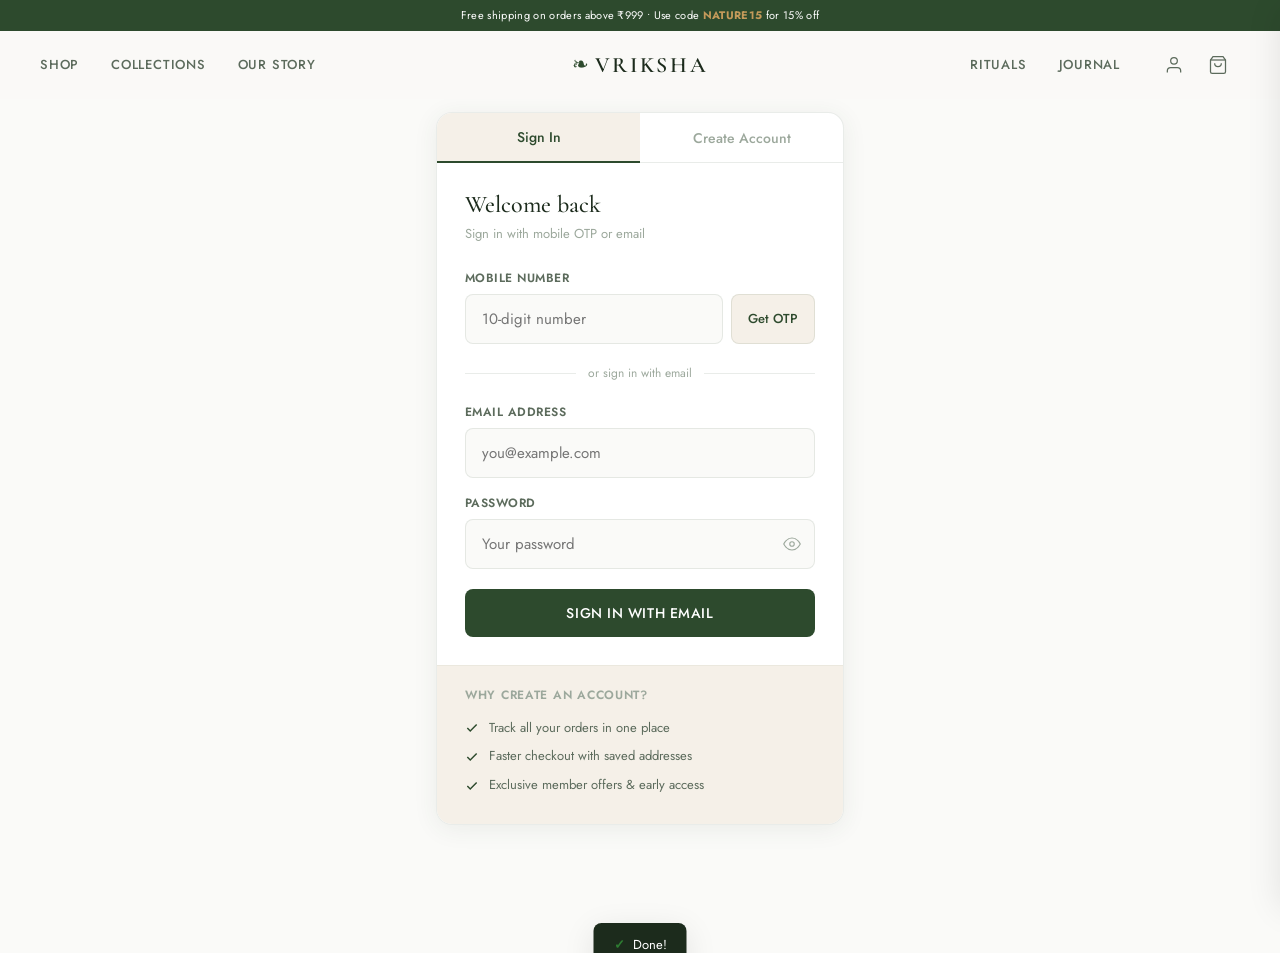
<file: account.html>
<!DOCTYPE html>
<html lang="en">
<head>
    <meta charset="UTF-8">
    <meta name="viewport" content="width=device-width, initial-scale=1.0, viewport-fit=cover">
    <title>My Account | VRIKSHA</title>
    <link rel="preconnect" href="https://fonts.googleapis.com">
    <link rel="preconnect" href="https://fonts.gstatic.com" crossorigin>
    <link href="https://fonts.googleapis.com/css2?family=Cormorant+Garamond:ital,wght@0,300;0,400;0,500;0,600;0,700;1,400;1,500&family=Jost:wght@300;400;500;600&display=swap" rel="stylesheet">
    <link rel="stylesheet" href="styles.css">
    <style>
    .acc-page{padding-top:70px;background:var(--color-bg);}
    @media(min-width:1024px){.acc-page{padding-top:80px}}

    /* ── Auth Wall ── */
    .auth-wall{max-width:440px;margin:2rem auto;padding:0 1rem 5rem}
    .auth-card{background:var(--color-surface);border:1px solid var(--color-border);border-radius:var(--radius-lg);overflow:hidden;box-shadow:0 4px 24px rgba(45,74,45,.08)}
    .auth-tabs{display:flex;border-bottom:1px solid var(--color-border)}
    .auth-tab{flex:1;padding:.875rem;font-size:.875rem;font-weight:500;text-align:center;cursor:pointer;color:var(--color-text-muted);transition:all .2s;border:none;background:none}
    .auth-tab.active{color:var(--color-primary);background:var(--color-bg-warm);border-bottom:2px solid var(--color-primary);margin-bottom:-1px}
    .auth-body{padding:1.75rem}
    .auth-panel{display:none}.auth-panel.active{display:block}
    .auth-title{font-family:var(--font-display);font-size:1.5rem;margin-bottom:.25rem}
    .auth-sub{font-size:.8125rem;color:var(--color-text-muted);margin-bottom:1.5rem}
    .af-group{margin-bottom:1rem}
    .af-group label{display:block;font-size:.75rem;font-weight:600;letter-spacing:.04em;text-transform:uppercase;color:var(--color-text-secondary);margin-bottom:.375rem}
    .af-input{width:100%;padding:.8125rem 1rem;border:1.5px solid var(--color-border);border-radius:var(--radius-sm);font-size:.9375rem;font-family:var(--font-body);background:var(--color-bg);transition:border-color .2s;box-sizing:border-box;min-height:48px}
    .af-input:focus{outline:none;border-color:var(--color-primary);background:#fff}
    .af-row{display:grid;grid-template-columns:1fr 1fr;gap:.75rem}
    .af-error{font-size:.75rem;color:#e53935;margin-top:.5rem;display:none}
    .af-error.show{display:block}
    .af-divider{display:flex;align-items:center;gap:.75rem;margin:1.25rem 0;color:var(--color-text-muted);font-size:.75rem}
    .af-divider::before,.af-divider::after{content:'';flex:1;height:1px;background:var(--color-border)}
    .af-otp-row{display:flex;gap:.5rem}
    .af-otp-row .af-input{flex:1}
    .af-otp-btn{padding:.8125rem 1rem;background:var(--color-bg-warm);border:1.5px solid var(--color-border);border-radius:var(--radius-sm);font-size:.8125rem;font-weight:500;cursor:pointer;white-space:nowrap;color:var(--color-primary);transition:all .2s;min-height:48px}
    .af-otp-btn:hover{background:var(--color-accent-green)}
    .af-otp-btn:disabled{opacity:.5;cursor:not-allowed}
    .af-submit{width:100%;margin-top:.25rem}
    .pass-wrap{position:relative}
    .pass-toggle{position:absolute;right:.875rem;top:50%;transform:translateY(-50%);background:none;border:none;cursor:pointer;color:var(--color-text-muted);padding:0;display:flex}
    .auth-benefits{background:var(--color-bg-warm);padding:1.25rem 1.75rem;border-top:1px solid var(--color-border-light)}
    .auth-benefit-item{display:flex;align-items:center;gap:.625rem;font-size:.8125rem;color:var(--color-text-secondary);margin-bottom:.5rem}
    .auth-benefit-item svg{color:var(--color-primary);flex-shrink:0}

    /* ── Dashboard ── */
    .dash-wrap{max-width:1100px;margin:0 auto;padding:1.5rem 1rem 6rem}
    @media(min-width:768px){.dash-wrap{padding:2rem 1.5rem 4rem}}
    .dash-banner{background:linear-gradient(135deg,var(--color-primary) 0%,var(--color-primary-light) 100%);border-radius:var(--radius-lg);padding:1.5rem;margin-bottom:1.5rem;color:#fff;display:flex;align-items:center;gap:1rem}
    .dash-avatar{width:52px;height:52px;border-radius:50%;background:rgba(255,255,255,.2);display:flex;align-items:center;justify-content:center;font-family:var(--font-display);font-size:1.5rem;color:#fff;flex-shrink:0}
    .dash-greeting{font-size:.8125rem;opacity:.8;margin-bottom:.125rem}
    .dash-name{font-family:var(--font-display);font-size:1.25rem;font-weight:500}
    .dash-meta{font-size:.75rem;opacity:.7;margin-top:.125rem}
    .dash-layout{display:grid;grid-template-columns:1fr;gap:1.25rem}
    @media(min-width:768px){.dash-layout{grid-template-columns:220px 1fr;gap:1.5rem;align-items:start}}
    .dash-sidebar{background:var(--color-surface);border:1px solid var(--color-border);border-radius:var(--radius-lg);overflow:hidden}
    .dash-sidebar-section{padding:.5rem 0;border-bottom:1px solid var(--color-border-light)}
    .dash-sidebar-section:last-child{border-bottom:none}
    .dash-sidebar-label{font-size:.625rem;font-weight:700;text-transform:uppercase;letter-spacing:.08em;color:var(--color-text-muted);padding:.625rem 1rem .25rem}
    .dash-nav-item{display:flex;align-items:center;gap:.75rem;padding:.75rem 1rem;font-size:.875rem;color:var(--color-text-secondary);cursor:pointer;transition:all .15s;border:none;background:none;width:100%;text-align:left}
    .dash-nav-item:hover{background:var(--color-bg);color:var(--color-text)}
    .dash-nav-item.active{background:var(--color-bg-warm);color:var(--color-primary);font-weight:500;border-right:3px solid var(--color-primary)}
    .dash-nav-item svg{flex-shrink:0;opacity:.7}
    .dash-nav-item.active svg{opacity:1}
    .dash-mob-tabs{display:flex;gap:0;overflow-x:auto;scrollbar-width:none;background:var(--color-surface);border:1px solid var(--color-border);border-radius:var(--radius-md);margin-bottom:1.25rem}
    .dash-mob-tabs::-webkit-scrollbar{display:none}
    .dash-mob-tab{flex-shrink:0;padding:.75rem .875rem;font-size:.8rem;font-weight:500;color:var(--color-text-muted);border:none;background:none;cursor:pointer;display:flex;flex-direction:column;align-items:center;gap:.25rem;min-width:72px;transition:color .15s;border-bottom:2px solid transparent}
    .dash-mob-tab.active{color:var(--color-primary);border-bottom-color:var(--color-primary)}
    @media(min-width:768px){.dash-mob-tabs{display:none}}
    @media(max-width:767px){.dash-sidebar{display:none}}
    .dash-panel{display:none}.dash-panel.active{display:block}
    .dash-section-title{font-family:var(--font-display);font-size:1.25rem;margin-bottom:1rem}
    .dash-card{background:var(--color-surface);border:1px solid var(--color-border);border-radius:var(--radius-md);padding:1.25rem;margin-bottom:1rem}

    /* orders */
    .order-card{background:var(--color-surface);border:1px solid var(--color-border);border-radius:var(--radius-md);overflow:hidden;margin-bottom:1rem}
    .order-card-head{display:flex;flex-wrap:wrap;gap:.75rem;align-items:center;justify-content:space-between;padding:.875rem 1.25rem;background:var(--color-bg);border-bottom:1px solid var(--color-border-light);font-size:.8rem}
    .order-id-label{color:var(--color-text-muted);font-size:.6875rem;text-transform:uppercase;letter-spacing:.04em}
    .order-id-val{font-weight:600;color:var(--color-text);font-size:.875rem;margin-top:.125rem}
    .order-status-badge{padding:.25rem .75rem;border-radius:var(--radius-full);font-size:.6875rem;font-weight:600;text-transform:uppercase;letter-spacing:.04em}
    .order-status-badge.confirmed,.order-status-badge.processing{background:#fff3cd;color:#856404}
    .order-status-badge.shipped{background:#cfe2ff;color:#084298}
    .order-status-badge.delivered{background:#d1e7dd;color:#0a3622}
    .order-status-badge.cancelled{background:#f8d7da;color:#842029}
    .order-card-body{padding:1rem 1.25rem}
    .order-items-list{display:flex;flex-direction:column;gap:.625rem}
    .order-item-row{display:flex;align-items:center;gap:.75rem}
    .order-item-placeholder{width:44px;height:44px;border-radius:6px;background:linear-gradient(135deg,#a5d6a7,#66bb6a);flex-shrink:0;display:flex;align-items:center;justify-content:center;font-size:.5625rem;color:#fff;font-weight:600;text-align:center;padding:2px}
    .order-item-name{font-size:.8125rem;font-weight:500}
    .order-item-qty{font-size:.75rem;color:var(--color-text-muted)}
    .order-card-foot{display:flex;align-items:center;justify-content:space-between;padding:.875rem 1.25rem;border-top:1px solid var(--color-border-light);flex-wrap:wrap;gap:.5rem}
    .order-total-label{font-size:.75rem;color:var(--color-text-muted)}
    .order-total-val{font-size:1rem;font-weight:600;color:var(--color-text)}
    .order-track-btn{font-size:.75rem;color:var(--color-primary);font-weight:500;text-decoration:none;padding:.375rem .875rem;border:1px solid var(--color-primary);border-radius:var(--radius-full);transition:all .15s}
    .order-track-btn:hover{background:var(--color-primary);color:#fff}

    /* profile */
    .profile-grid{display:grid;grid-template-columns:1fr;gap:1rem}
    @media(min-width:640px){.profile-grid{grid-template-columns:1fr 1fr}}
    .pf-group{display:flex;flex-direction:column;gap:.375rem}
    .pf-group label{font-size:.75rem;font-weight:600;text-transform:uppercase;letter-spacing:.04em;color:var(--color-text-muted)}
    .pf-group input{padding:.8125rem 1rem;border:1.5px solid var(--color-border);border-radius:var(--radius-sm);font-size:.9375rem;font-family:var(--font-body);background:var(--color-bg);min-height:48px;box-sizing:border-box;width:100%;transition:border-color .2s}
    .pf-group input:focus{outline:none;border-color:var(--color-primary);background:#fff}
    .pf-group input:disabled{background:var(--color-bg-warm);color:var(--color-text-muted);cursor:not-allowed}
    .pf-full{grid-column:1/-1}

    /* addresses */
    .addr-grid{display:grid;grid-template-columns:1fr;gap:1rem}
    @media(min-width:640px){.addr-grid{grid-template-columns:1fr 1fr}}
    .addr-card{border:1.5px solid var(--color-border);border-radius:var(--radius-md);padding:1rem 1.125rem;position:relative}
    .addr-card.default{border-color:var(--color-primary)}
    .addr-default-badge{position:absolute;top:.75rem;right:.75rem;background:var(--color-primary);color:#fff;font-size:.5625rem;font-weight:700;text-transform:uppercase;letter-spacing:.06em;padding:.2rem .5rem;border-radius:var(--radius-full)}
    .addr-name{font-weight:600;font-size:.875rem;margin-bottom:.25rem}
    .addr-text{font-size:.8125rem;color:var(--color-text-secondary);line-height:1.6}

    /* security */
    .sec-item{display:flex;align-items:center;justify-content:space-between;padding:1rem 0;border-bottom:1px solid var(--color-border-light)}
    .sec-item:last-child{border-bottom:none}
    .sec-item-left{display:flex;align-items:center;gap:.875rem}
    .sec-icon{width:40px;height:40px;border-radius:var(--radius-sm);background:var(--color-bg-warm);display:flex;align-items:center;justify-content:center;color:var(--color-primary);flex-shrink:0}
    .sec-label{font-size:.875rem;font-weight:500}
    .sec-sub{font-size:.75rem;color:var(--color-text-muted);margin-top:.125rem}
    .sec-badge{padding:.25rem .625rem;border-radius:var(--radius-full);font-size:.6875rem;font-weight:600}
    .sec-badge.verified{background:#d1e7dd;color:#0a3622}
    .sec-badge.unverified{background:#f8d7da;color:#842029}

    /* help */
    .help-grid{display:grid;grid-template-columns:1fr 1fr;gap:.875rem}
    @media(min-width:480px){.help-grid{grid-template-columns:repeat(3,1fr)}}
    .help-tile{background:var(--color-surface);border:1px solid var(--color-border);border-radius:var(--radius-md);padding:1.125rem 1rem;text-align:center;cursor:pointer;transition:all .15s;text-decoration:none;color:inherit;display:block}
    .help-tile:hover{border-color:var(--color-primary);background:var(--color-bg-warm)}
    .help-tile-icon{font-size:1.5rem;margin-bottom:.5rem}
    .help-tile-label{font-size:.8125rem;font-weight:500}

    /* logout btn */
    .logout-btn{display:flex;align-items:center;gap:.75rem;width:100%;padding:.875rem 1rem;background:none;border:1.5px solid #e53935;color:#e53935;border-radius:var(--radius-sm);font-size:.875rem;font-weight:500;cursor:pointer;transition:all .2s}
    .logout-btn:hover{background:#e53935;color:#fff}

    /* skeleton */
    .skel{background:linear-gradient(90deg,var(--color-border) 25%,var(--color-bg-warm) 50%,var(--color-border) 75%);background-size:200% 100%;animation:shimmer 1.4s infinite;border-radius:6px}
    @keyframes shimmer{0%{background-position:200% 0}100%{background-position:-200% 0}}
    .skel-card{height:120px;border-radius:var(--radius-md);margin-bottom:1rem}

    /* ══════════════════════════════════
       BOTTOM NAV FIX — account page
       Root cause: styles.css sets body
       padding-bottom for the nav gap,
       but .acc-page min-height:100vh
       fills that space and sits on top.
       Fix: remove stacking contexts,
       force nav above everything.
       ══════════════════════════════════ */

    /* 1. acc-page must be static, no stacking context */
    .acc-page {
        position: static !important;
        z-index: auto !important;
        isolation: auto !important;
        transform: none !important;
        /* Let body padding handle the bottom nav gap */
        min-height: calc(100vh - 56px) !important;
        padding-bottom: 16px !important;
    }

    /* 2. inner wrappers also static */
    #authWall,
    #dashboard {
        position: static !important;
        z-index: auto !important;
        isolation: auto !important;
        transform: none !important;
    }

    /* 3. Nuclear override: bottom nav always on top */
    .mobile-bottom-nav {
        position: fixed !important;
        bottom: 0 !important;
        left: 0 !important;
        right: 0 !important;
        z-index: 99999 !important;
        pointer-events: auto !important;
        display: flex !important;
        visibility: visible !important;
        opacity: 1 !important;
    }
    .mobile-bottom-nav .bottom-nav-item {
        pointer-events: auto !important;
        cursor: pointer !important;
        display: flex !important;
    }
    @media(min-width:1024px) {
        .mobile-bottom-nav { display: none !important; }
    }

    /* change password modal */
    .cpw-overlay{position:fixed;inset:0;background:rgba(0,0,0,.5);z-index:2000;display:flex;align-items:center;justify-content:center;padding:1rem;opacity:0;visibility:hidden;pointer-events:none;transition:all .2s}
    .cpw-overlay.active{opacity:1;visibility:visible;pointer-events:auto}
    .cpw-modal{background:var(--color-surface);border-radius:var(--radius-lg);padding:2rem;max-width:420px;width:100%}
    .cpw-title{font-family:var(--font-display);font-size:1.375rem;margin-bottom:1.25rem}
    </style>
</head>
<body>

    <!-- Cart Sidebar -->
    <div class="cart-overlay" id="cartOverlay"></div>
    <aside class="cart-sidebar" id="cartSidebar">
        <div class="cart-header">
            <h3>Your Cart</h3>
            <button class="cart-close" id="cartClose">
                <svg width="24" height="24" viewBox="0 0 24 24" fill="none" stroke="currentColor" stroke-width="2"><path d="M18 6L6 18M6 6l12 12"/></svg>
            </button>
        </div>
        <div class="cart-items" id="cartItems"></div>
        <div class="cart-empty" id="cartEmpty"><span class="cart-empty-icon">🛒</span><p>Your cart is empty</p></div>
        <div class="cart-footer" id="cartFooter">
            <div class="cart-subtotal"><span>Subtotal</span><span id="cartSubtotal">₹0</span></div>
            <p class="cart-note">Shipping calculated at checkout</p>
            <button class="btn btn-primary btn-full" id="checkoutBtn">Proceed to Checkout</button>
        </div>
    </aside>

    <!-- Navigation -->
    <header class="header" id="header">
        <div class="announcement-bar">
            <p>Free shipping on orders above ₹999 • Use code <strong>NATURE15</strong> for 15% off</p>
        </div>
        <nav class="nav">
            <button class="mobile-menu-btn" id="mobileMenuBtn" aria-label="Menu">
                <span></span><span></span><span></span>
            </button>
            <div class="nav-left">
                <a href="shop.html" class="nav-link">Shop</a>
                <a href="shop.html#collections" class="nav-link">Collections</a>
                <a href="our-story.html" class="nav-link">Our Story</a>
            </div>
            <a href="index.html" class="logo">
                <span class="logo-icon">❧</span>
                <span class="logo-text">VRIKSHA</span>
            </a>
            <div class="nav-right">
                <a href="our-story.html#rituals" class="nav-link">Rituals</a>
                <a href="our-story.html#journal" class="nav-link">Journal</a>
                <div class="nav-icons">
                    <button class="icon-btn" id="userBtnDesktop" data-action="account" aria-label="Account">
                        <svg width="20" height="20" viewBox="0 0 24 24" fill="none" stroke="currentColor" stroke-width="1.5">
                            <path d="M20 21v-2a4 4 0 00-4-4H8a4 4 0 00-4 4v2"/><circle cx="12" cy="7" r="4"/>
                        </svg>
                    </button>
                    <button class="icon-btn cart-btn" id="cartBtn" aria-label="Cart">
                        <svg width="20" height="20" viewBox="0 0 24 24" fill="none" stroke="currentColor" stroke-width="1.5">
                            <path d="M6 2L3 6v14a2 2 0 002 2h14a2 2 0 002-2V6l-3-4z"/>
                            <path d="M3 6h18"/><path d="M16 10a4 4 0 01-8 0"/>
                        </svg>
                        <span class="cart-count" id="cartCount">0</span>
                    </button>
                </div>
            </div>
        </nav>
    </header>

    <div class="mobile-nav-overlay" id="mobileNavOverlay"></div>
    <div class="mobile-nav" id="mobileNav">
        <div class="mobile-nav-content">
            <a href="index.html" class="mobile-nav-link">Home</a>
            <a href="shop.html" class="mobile-nav-link">Shop</a>
            <a href="our-story.html" class="mobile-nav-link">Our Story</a>
            <a href="contact.html" class="mobile-nav-link">Contact</a>
        </div>
        <div class="mobile-nav-footer"><p>❧ VRIKSHA · Rooted in Ancient Wisdom</p></div>
    </div>

    <div class="acc-page">

        <!-- AUTH WALL — FIXED: removed position:relative and z-index that caused stacking context overlap -->
        <div id="authWall" style="display:none;">
            <div class="auth-wall">

                <div class="auth-card">
                    <div class="auth-tabs">
                        <button class="auth-tab active" id="tabLogin" onclick="switchAuth('login')">Sign In</button>
                        <button class="auth-tab" id="tabRegister" onclick="switchAuth('register')">Create Account</button>
                    </div>
                    <div class="auth-body">

                        <!-- LOGIN -->
                        <div class="auth-panel active" id="panelLogin">
                            <h2 class="auth-title">Welcome back</h2>
                            <p class="auth-sub">Sign in with mobile OTP or email</p>

                            <div class="af-group">
                                <label>Mobile Number</label>
                                <div class="af-otp-row">
                                    <input type="tel" class="af-input" id="loginPhone" placeholder="10-digit number" maxlength="10" inputmode="numeric">
                                    <button class="af-otp-btn" id="loginSendOtp" onclick="handleLoginOTP()">Get OTP</button>
                                </div>
                            </div>
                            <div id="loginOtpSection" style="display:none;">
                                <div class="af-group">
                                    <label>Enter 6-digit OTP</label>
                                    <div class="otp-inputs" id="loginOtpInputs">
                                        <input type="tel" class="otp-input" maxlength="1" inputmode="numeric">
                                        <input type="tel" class="otp-input" maxlength="1" inputmode="numeric">
                                        <input type="tel" class="otp-input" maxlength="1" inputmode="numeric">
                                        <input type="tel" class="otp-input" maxlength="1" inputmode="numeric">
                                        <input type="tel" class="otp-input" maxlength="1" inputmode="numeric">
                                        <input type="tel" class="otp-input" maxlength="1" inputmode="numeric">
                                    </div>
                                    <div class="otp-timer" id="loginOtpTimer" style="margin-top:.5rem;">Resend in <strong id="loginCountdown">30s</strong></div>
                                </div>
                                <button class="btn btn-primary af-submit" onclick="handleVerifyLoginOTP()">Verify & Sign In</button>
                                <button style="display:block;margin:.5rem auto 0;background:none;border:none;color:var(--color-text-muted);font-size:.8125rem;cursor:pointer;" onclick="resetLoginOTP()">← Change Number</button>
                            </div>
                            <div id="loginErrorPhone" class="af-error"></div>

                            <div class="af-divider">or sign in with email</div>

                            <div class="af-group">
                                <label>Email Address</label>
                                <input type="email" class="af-input" id="loginEmail" placeholder="you@example.com">
                            </div>
                            <div class="af-group">
                                <label>Password</label>
                                <div class="pass-wrap">
                                    <input type="password" class="af-input" id="loginPassword" placeholder="Your password">
                                    <button type="button" class="pass-toggle" onclick="togglePass('loginPassword')">
                                        <svg width="18" height="18" viewBox="0 0 24 24" fill="none" stroke="currentColor" stroke-width="1.5"><path d="M1 12s4-8 11-8 11 8 11 8-4 8-11 8-11-8-11-8z"/><circle cx="12" cy="12" r="3"/></svg>
                                    </button>
                                </div>
                            </div>
                            <div id="loginErrorEmail" class="af-error"></div>
                            <button class="btn btn-primary af-submit" onclick="handleEmailLogin()">Sign In with Email</button>
                        </div>

                        <!-- REGISTER -->
                        <div class="auth-panel" id="panelRegister">
                            <h2 class="auth-title">Create account</h2>
                            <p class="auth-sub">Join VRIKSHA for exclusive offers &amp; faster checkout</p>
                            <div class="af-row">
                                <div class="af-group">
                                    <label>First Name *</label>
                                    <input type="text" class="af-input" id="regFirst" placeholder="Priya">
                                </div>
                                <div class="af-group">
                                    <label>Last Name</label>
                                    <input type="text" class="af-input" id="regLast" placeholder="Sharma">
                                </div>
                            </div>
                            <div class="af-group">
                                <label>Email Address *</label>
                                <input type="email" class="af-input" id="regEmail" placeholder="you@example.com">
                            </div>
                            <div class="af-group">
                                <label>Mobile Number</label>
                                <input type="tel" class="af-input" id="regPhone" placeholder="10-digit number" maxlength="10" inputmode="numeric">
                            </div>
                            <div class="af-group">
                                <label>Password *</label>
                                <div class="pass-wrap">
                                    <input type="password" class="af-input" id="regPassword" placeholder="Min 8 characters">
                                    <button type="button" class="pass-toggle" onclick="togglePass('regPassword')">
                                        <svg width="18" height="18" viewBox="0 0 24 24" fill="none" stroke="currentColor" stroke-width="1.5"><path d="M1 12s4-8 11-8 11 8 11 8-4 8-11 8-11-8-11-8z"/><circle cx="12" cy="12" r="3"/></svg>
                                    </button>
                                </div>
                            </div>
                            <div class="af-group">
                                <label>Confirm Password *</label>
                                <div class="pass-wrap">
                                    <input type="password" class="af-input" id="regConfirm" placeholder="Re-enter password">
                                    <button type="button" class="pass-toggle" onclick="togglePass('regConfirm')">
                                        <svg width="18" height="18" viewBox="0 0 24 24" fill="none" stroke="currentColor" stroke-width="1.5"><path d="M1 12s4-8 11-8 11 8 11 8-4 8-11 8-11-8-11-8z"/><circle cx="12" cy="12" r="3"/></svg>
                                    </button>
                                </div>
                            </div>
                            <div id="regError" class="af-error"></div>
                            <button class="btn btn-primary af-submit" onclick="handleRegister()">Create My Account</button>
                            <p style="font-size:.8125rem;color:var(--color-text-muted);text-align:center;margin-top:1rem;">
                                Already have an account? <a onclick="switchAuth('login')" style="color:var(--color-primary);font-weight:500;cursor:pointer;text-decoration:underline;">Sign In</a>
                            </p>
                        </div>

                    </div>
                    <div class="auth-benefits">
                        <div style="font-size:.75rem;font-weight:600;text-transform:uppercase;letter-spacing:.06em;color:var(--color-text-muted);margin-bottom:.75rem;">Why create an account?</div>
                        <div class="auth-benefit-item"><svg width="14" height="14" viewBox="0 0 24 24" fill="none" stroke="currentColor" stroke-width="2.5"><polyline points="20 6 9 17 4 12"/></svg> Track all your orders in one place</div>
                        <div class="auth-benefit-item"><svg width="14" height="14" viewBox="0 0 24 24" fill="none" stroke="currentColor" stroke-width="2.5"><polyline points="20 6 9 17 4 12"/></svg> Faster checkout with saved addresses</div>
                        <div class="auth-benefit-item"><svg width="14" height="14" viewBox="0 0 24 24" fill="none" stroke="currentColor" stroke-width="2.5"><polyline points="20 6 9 17 4 12"/></svg> Exclusive member offers &amp; early access</div>
                    </div>
                </div>
            </div>
        </div>

        <!-- DASHBOARD — FIXED: removed position:relative and z-index -->
        <div id="dashboard" style="display:none;">
            <div class="dash-wrap">

                <div class="dash-banner">
                    <div class="dash-avatar" id="dashAvatar">V</div>
                    <div>
                        <div class="dash-greeting">Hello 👋</div>
                        <div class="dash-name" id="dashName">Loading...</div>
                        <div class="dash-meta" id="dashMeta"></div>
                    </div>
                </div>

                <!-- Mobile tabs -->
                <div class="dash-mob-tabs">
                    <button class="dash-mob-tab active" onclick="switchPanel('orders',this)">
                        <svg width="18" height="18" viewBox="0 0 24 24" fill="none" stroke="currentColor" stroke-width="1.75"><path d="M6 2L3 6v14a2 2 0 002 2h14a2 2 0 002-2V6l-3-4z"/><line x1="3" y1="6" x2="21" y2="6"/><path d="M16 10a4 4 0 01-8 0"/></svg>
                        Orders
                    </button>
                    <button class="dash-mob-tab" onclick="switchPanel('profile',this)">
                        <svg width="18" height="18" viewBox="0 0 24 24" fill="none" stroke="currentColor" stroke-width="1.75"><path d="M20 21v-2a4 4 0 00-4-4H8a4 4 0 00-4 4v2"/><circle cx="12" cy="7" r="4"/></svg>
                        Profile
                    </button>
                    <button class="dash-mob-tab" onclick="switchPanel('addresses',this)">
                        <svg width="18" height="18" viewBox="0 0 24 24" fill="none" stroke="currentColor" stroke-width="1.75"><path d="M21 10c0 7-9 13-9 13s-9-6-9-13a9 9 0 0118 0z"/><circle cx="12" cy="10" r="3"/></svg>
                        Address
                    </button>
                    <button class="dash-mob-tab" onclick="switchPanel('security',this)">
                        <svg width="18" height="18" viewBox="0 0 24 24" fill="none" stroke="currentColor" stroke-width="1.75"><path d="M12 22s8-4 8-10V5l-8-3-8 3v7c0 6 8 10 8 10z"/></svg>
                        Security
                    </button>
                    <button class="dash-mob-tab" onclick="switchPanel('help',this)">
                        <svg width="18" height="18" viewBox="0 0 24 24" fill="none" stroke="currentColor" stroke-width="1.75"><circle cx="12" cy="12" r="10"/><path d="M9.09 9a3 3 0 015.83 1c0 2-3 3-3 3"/><line x1="12" y1="17" x2="12.01" y2="17"/></svg>
                        Help
                    </button>
                </div>

                <div class="dash-layout">
                    <!-- Sidebar -->
                    <aside class="dash-sidebar">
                        <div class="dash-sidebar-section">
                            <div class="dash-sidebar-label">My Orders</div>
                            <button class="dash-nav-item active" id="snav-orders" onclick="switchPanel('orders',this)">
                                <svg width="16" height="16" viewBox="0 0 24 24" fill="none" stroke="currentColor" stroke-width="1.75"><path d="M6 2L3 6v14a2 2 0 002 2h14a2 2 0 002-2V6l-3-4z"/><line x1="3" y1="6" x2="21" y2="6"/><path d="M16 10a4 4 0 01-8 0"/></svg>
                                My Orders
                            </button>
                        </div>
                        <div class="dash-sidebar-section">
                            <div class="dash-sidebar-label">Account Settings</div>
                            <button class="dash-nav-item" id="snav-profile" onclick="switchPanel('profile',this)">
                                <svg width="16" height="16" viewBox="0 0 24 24" fill="none" stroke="currentColor" stroke-width="1.75"><path d="M20 21v-2a4 4 0 00-4-4H8a4 4 0 00-4 4v2"/><circle cx="12" cy="7" r="4"/></svg>
                                Profile Information
                            </button>
                            <button class="dash-nav-item" id="snav-addresses" onclick="switchPanel('addresses',this)">
                                <svg width="16" height="16" viewBox="0 0 24 24" fill="none" stroke="currentColor" stroke-width="1.75"><path d="M21 10c0 7-9 13-9 13s-9-6-9-13a9 9 0 0118 0z"/><circle cx="12" cy="10" r="3"/></svg>
                                Manage Addresses
                            </button>
                            <button class="dash-nav-item" id="snav-security" onclick="switchPanel('security',this)">
                                <svg width="16" height="16" viewBox="0 0 24 24" fill="none" stroke="currentColor" stroke-width="1.75"><path d="M12 22s8-4 8-10V5l-8-3-8 3v7c0 6 8 10 8 10z"/></svg>
                                Login &amp; Security
                            </button>
                        </div>
                        <div class="dash-sidebar-section">
                            <div class="dash-sidebar-label">Support</div>
                            <button class="dash-nav-item" id="snav-help" onclick="switchPanel('help',this)">
                                <svg width="16" height="16" viewBox="0 0 24 24" fill="none" stroke="currentColor" stroke-width="1.75"><circle cx="12" cy="12" r="10"/><path d="M9.09 9a3 3 0 015.83 1c0 2-3 3-3 3"/><line x1="12" y1="17" x2="12.01" y2="17"/></svg>
                                Help &amp; Support
                            </button>
                        </div>
                        <div class="dash-sidebar-section" style="padding:1rem;">
                            <button class="logout-btn" onclick="handleLogout()">
                                <svg width="16" height="16" viewBox="0 0 24 24" fill="none" stroke="currentColor" stroke-width="2"><path d="M9 21H5a2 2 0 01-2-2V5a2 2 0 012-2h4"/><polyline points="16 17 21 12 16 7"/><line x1="21" y1="12" x2="9" y2="12"/></svg>
                                Sign Out
                            </button>
                        </div>
                    </aside>

                    <!-- Panels -->
                    <div>
                        <!-- ORDERS -->
                        <div class="dash-panel active" id="panel-orders">
                            <h2 class="dash-section-title">My Orders</h2>
                            <div id="ordersLoading"><div class="skel skel-card"></div><div class="skel skel-card"></div></div>
                            <div id="ordersList" style="display:none;"></div>
                            <div id="noOrders" style="display:none;">
                                <div class="dash-card" style="text-align:center;padding:3rem 1rem;">
                                    <div style="font-size:2.5rem;margin-bottom:.75rem;opacity:.3;">📦</div>
                                    <p style="color:var(--color-text-muted);font-size:.9rem;margin-bottom:1.25rem;">You haven't placed any orders yet.</p>
                                    <a href="shop.html" class="btn btn-primary">Start Shopping</a>
                                </div>
                            </div>
                        </div>

                        <!-- PROFILE -->
                        <div class="dash-panel" id="panel-profile">
                            <h2 class="dash-section-title">Profile Information</h2>
                            <div class="dash-card">
                                <div class="profile-grid">
                                    <div class="pf-group"><label>First Name</label><input type="text" id="pfFirst" placeholder="Your first name"></div>
                                    <div class="pf-group"><label>Last Name</label><input type="text" id="pfLast" placeholder="Your last name"></div>
                                    <div class="pf-group"><label>Email Address</label><input type="email" id="pfEmail" placeholder="your@email.com"></div>
                                    <div class="pf-group"><label>Mobile Number</label><input type="tel" id="pfPhone" disabled></div>
                                    <div class="pf-group pf-full" style="margin-top:.5rem;">
                                        <button class="btn btn-primary" onclick="saveProfile()" style="width:auto;">Save Changes</button>
                                    </div>
                                </div>
                            </div>
                        </div>

                        <!-- ADDRESSES -->
                        <div class="dash-panel" id="panel-addresses">
                            <div style="display:flex;align-items:center;justify-content:space-between;margin-bottom:1rem;flex-wrap:wrap;gap:.75rem;">
                                <h2 class="dash-section-title" style="margin-bottom:0;">Saved Addresses</h2>
                                <button class="btn btn-primary" onclick="openAddressModal()" style="font-size:.8125rem;padding:.6rem 1.25rem;display:flex;align-items:center;gap:.5rem;">
                                    <svg width="14" height="14" viewBox="0 0 24 24" fill="none" stroke="currentColor" stroke-width="2.5"><line x1="12" y1="5" x2="12" y2="19"/><line x1="5" y1="12" x2="19" y2="12"/></svg>
                                    Add New Address
                                </button>
                            </div>
                            <div id="addressesList" class="addr-grid"></div>
                            <div id="noAddresses" style="display:none;">
                                <div class="dash-card" style="text-align:center;padding:2.5rem 1rem;">
                                    <div style="font-size:2rem;margin-bottom:.75rem;opacity:.3;">📍</div>
                                    <p style="color:var(--color-text-muted);font-size:.875rem;margin-bottom:1.25rem;">No saved addresses yet.</p>
                                    <button class="btn btn-primary" onclick="openAddressModal()" style="font-size:.875rem;">+ Add Your First Address</button>
                                </div>
                            </div>
                        </div>

                        <!-- SECURITY -->
                        <div class="dash-panel" id="panel-security">
                            <h2 class="dash-section-title">Login &amp; Security</h2>
                            <div class="dash-card"><div id="secItems"></div></div>
                            <div class="dash-card">
                                <div style="font-size:.8125rem;font-weight:600;margin-bottom:1rem;color:var(--color-text-secondary);">Account Actions</div>
                                <button class="logout-btn" onclick="handleLogout()">
                                    <svg width="16" height="16" viewBox="0 0 24 24" fill="none" stroke="currentColor" stroke-width="2"><path d="M9 21H5a2 2 0 01-2-2V5a2 2 0 012-2h4"/><polyline points="16 17 21 12 16 7"/><line x1="21" y1="12" x2="9" y2="12"/></svg>
                                    Sign Out of Account
                                </button>
                            </div>
                        </div>

                        <!-- HELP -->
                        <div class="dash-panel" id="panel-help">
                            <h2 class="dash-section-title">Help &amp; Support</h2>
                            <div class="help-grid">
                                <a href="contact.html" class="help-tile"><div class="help-tile-icon">💬</div><div class="help-tile-label">Contact Us</div></a>
                                <a href="shipping.html" class="help-tile"><div class="help-tile-icon">🚚</div><div class="help-tile-label">Shipping Info</div></a>
                                <a href="returns.html" class="help-tile"><div class="help-tile-icon">↩️</div><div class="help-tile-label">Returns</div></a>
                                <a href="contact.html" class="help-tile"><div class="help-tile-icon">📞</div><div class="help-tile-label">Call Support</div></a>
                                <a href="contact.html" class="help-tile"><div class="help-tile-icon">📧</div><div class="help-tile-label">Email Us</div></a>
                                <a href="shop.html" class="help-tile"><div class="help-tile-icon">🌿</div><div class="help-tile-label">Shop Now</div></a>
                            </div>
                            <div class="dash-card" style="margin-top:1.25rem;text-align:center;">
                                <p style="font-size:.875rem;color:var(--color-text-muted);">Mon–Sat, 9 AM – 6 PM IST</p>
                                <p style="font-weight:600;font-size:1rem;margin-top:.25rem;">+91 800 123 4567</p>
                            </div>
                        </div>
                    </div>
                </div>
            </div>
        </div>

    </div>


    <!-- Add Address Modal -->
    <div class="cpw-overlay" id="addrOverlay" onclick="if(event.target===this)closeAddressModal()">
        <div class="cpw-modal" style="max-width:520px;max-height:90vh;overflow-y:auto;">
            <h3 class="cpw-title">Add New Address</h3>
            <div class="af-row">
                <div class="af-group"><label>First Name *</label><input type="text" class="af-input" id="addrFirst" placeholder="First name"></div>
                <div class="af-group"><label>Last Name</label><input type="text" class="af-input" id="addrLast" placeholder="Last name"></div>
            </div>
            <div class="af-group"><label>Phone Number *</label><input type="tel" class="af-input" id="addrPhone" placeholder="10-digit mobile number" maxlength="10" inputmode="numeric"></div>
            <div class="af-group"><label>Street Address *</label><input type="text" class="af-input" id="addrStreet" placeholder="House no., Street name, Area"></div>
            <div class="af-group"><label>Apartment / Building <span style="font-weight:400;color:var(--color-text-muted)">(Optional)</span></label><input type="text" class="af-input" id="addrStreet2" placeholder="Flat no., Building name"></div>
            <div class="af-row">
                <div class="af-group"><label>City *</label><input type="text" class="af-input" id="addrCity" placeholder="City"></div>
                <div class="af-group"><label>PIN Code *</label><input type="text" class="af-input" id="addrPincode" placeholder="6-digit PIN" maxlength="6" inputmode="numeric"></div>
            </div>
            <div class="af-group">
                <label>State *</label>
                <select class="af-input" id="addrState">
                    <option value="">Select State</option>
                    <option>Andhra Pradesh</option><option>Arunachal Pradesh</option><option>Assam</option><option>Bihar</option>
                    <option>Chhattisgarh</option><option>Goa</option><option>Gujarat</option><option>Haryana</option>
                    <option>Himachal Pradesh</option><option>Jharkhand</option><option>Karnataka</option><option>Kerala</option>
                    <option>Madhya Pradesh</option><option>Maharashtra</option><option>Manipur</option><option>Meghalaya</option>
                    <option>Mizoram</option><option>Nagaland</option><option>Odisha</option><option>Punjab</option>
                    <option>Rajasthan</option><option>Sikkim</option><option>Tamil Nadu</option><option>Telangana</option>
                    <option>Tripura</option><option>Uttar Pradesh</option><option>Uttarakhand</option><option>West Bengal</option>
                    <option>Delhi</option><option>Chandigarh</option><option>Jammu &amp; Kashmir</option><option>Ladakh</option>
                    <option>Puducherry</option><option>Andaman &amp; Nicobar</option><option>Lakshadweep</option>
                </select>
            </div>
            <div style="display:flex;align-items:center;gap:.625rem;margin:.75rem 0;">
                <input type="checkbox" id="addrDefault" style="width:16px;height:16px;accent-color:var(--color-primary);">
                <label for="addrDefault" style="font-size:.875rem;color:var(--color-text-secondary);cursor:pointer;">Set as default address</label>
            </div>
            <div id="addrError" class="af-error"></div>
            <div style="display:flex;gap:.75rem;margin-top:1.25rem;">
                <button class="btn btn-secondary" onclick="closeAddressModal()" style="flex:1;">Cancel</button>
                <button class="btn btn-primary" onclick="handleSaveAddress()" style="flex:1;" id="addrSaveBtn">Save Address</button>
            </div>
        </div>
    </div>

    <!-- Change Password Modal -->
    <div class="cpw-overlay" id="cpwOverlay" onclick="if(event.target===this)closeCPW()">
        <div class="cpw-modal">
            <h3 class="cpw-title">Change Password</h3>
            <div class="af-group">
                <label>Current Password</label>
                <div class="pass-wrap">
                    <input type="password" class="af-input" id="cpwCurrent" placeholder="Current password">
                    <button type="button" class="pass-toggle" onclick="togglePass('cpwCurrent')"><svg width="18" height="18" viewBox="0 0 24 24" fill="none" stroke="currentColor" stroke-width="1.5"><path d="M1 12s4-8 11-8 11 8 11 8-4 8-11 8-11-8-11-8z"/><circle cx="12" cy="12" r="3"/></svg></button>
                </div>
            </div>
            <div class="af-group">
                <label>New Password</label>
                <div class="pass-wrap">
                    <input type="password" class="af-input" id="cpwNew" placeholder="Min 8 characters">
                    <button type="button" class="pass-toggle" onclick="togglePass('cpwNew')"><svg width="18" height="18" viewBox="0 0 24 24" fill="none" stroke="currentColor" stroke-width="1.5"><path d="M1 12s4-8 11-8 11 8 11 8-4 8-11 8-11-8-11-8z"/><circle cx="12" cy="12" r="3"/></svg></button>
                </div>
            </div>
            <div class="af-group">
                <label>Confirm New Password</label>
                <input type="password" class="af-input" id="cpwConfirm" placeholder="Re-enter new password">
            </div>
            <div id="cpwError" class="af-error"></div>
            <div style="display:flex;gap:.75rem;margin-top:1.25rem;">
                <button class="btn btn-secondary" onclick="closeCPW()" style="flex:1;">Cancel</button>
                <button class="btn btn-primary" onclick="handleChangePassword()" style="flex:1;">Update</button>
            </div>
        </div>
    </div>

    <div class="toast" id="toast"><span class="toast-icon">✓</span><span class="toast-message" id="toastMessage">Done!</span></div>

    <!-- Mobile Bottom Nav -->
    <nav class="mobile-bottom-nav" style="position:fixed!important;bottom:0!important;left:0!important;right:0!important;z-index:9999!important;pointer-events:auto!important;">
        <a href="index.html" class="bottom-nav-item">
            <svg viewBox="0 0 24 24" fill="none" stroke="currentColor" stroke-width="1.75"><path d="M3 9l9-7 9 7v11a2 2 0 01-2 2H5a2 2 0 01-2-2z"/><polyline points="9 22 9 12 15 12 15 22"/></svg>
            <span>Home</span>
        </a>
        <a href="shop.html" class="bottom-nav-item">
            <svg viewBox="0 0 24 24" fill="none" stroke="currentColor" stroke-width="1.75"><circle cx="9" cy="21" r="1"/><circle cx="20" cy="21" r="1"/><path d="M1 1h4l2.68 13.39a2 2 0 002 1.61h9.72a2 2 0 001.95-1.57l1.65-8.42H6"/></svg>
            <span>Shop</span>
        </a>
        <a href="account.html" class="bottom-nav-item active">
            <svg viewBox="0 0 24 24" fill="none" stroke="currentColor" stroke-width="1.75"><path d="M20 21v-2a4 4 0 00-4-4H8a4 4 0 00-4 4v2"/><circle cx="12" cy="7" r="4"/></svg>
            <span>Account</span>
        </a>
        <a href="javascript:void(0)" class="bottom-nav-item" onclick="if(window.cart)cart.openCart();">
            <svg viewBox="0 0 24 24" fill="none" stroke="currentColor" stroke-width="1.75"><path d="M6 2L3 6v14a2 2 0 002 2h14a2 2 0 002-2V6l-3-4z"/><line x1="3" y1="6" x2="21" y2="6"/><path d="M16 10a4 4 0 01-8 0"/></svg>
            <span id="bottomCartBadge" class="bottom-nav-badge" style="display:none;">0</span>
            <span>Cart</span>
        </a>
    </nav>

    <script src="products.js"></script>
    <script src="cart.js"></script>
    <script src="auth.js"></script>
    <script src="script.js"></script>
    <script>
    var BACKEND_URL = 'https://api.vriksha.store'; // var — avoids SyntaxError when auth.js already declared var BACKEND_URL

    function showToast(msg, ok=true) {
        const t=document.getElementById('toast'),m=document.getElementById('toastMessage');
        if(!t||!m) return;
        m.textContent=msg; t.querySelector('.toast-icon').textContent=ok?'✓':'✕';
        t.classList.add('show'); setTimeout(()=>t.classList.remove('show'),3000);
    }
    function showErr(id,msg){const e=document.getElementById(id);if(e){e.textContent=msg;e.classList.add('show');}}
    function clearErr(id){const e=document.getElementById(id);if(e){e.textContent='';e.classList.remove('show');}}
    function togglePass(id){const i=document.getElementById(id);if(i)i.type=i.type==='password'?'text':'password';}

    // Auth tab switch
    function switchAuth(tab) {
        ['Login','Register'].forEach(t => {
            const isActive = t.toLowerCase()===tab;
            document.getElementById('tab'+t)?.classList.toggle('active',isActive);
            document.getElementById('panel'+t)?.classList.toggle('active',isActive);
        });
    }

    // Phone OTP
    let loginOtpTimer=null, loginOtpPhone='';
    async function handleLoginOTP() {
        const phone=document.getElementById('loginPhone').value.replace(/\D/g,'');
        clearErr('loginErrorPhone');
        if(!/^\d{10}$/.test(phone)){showErr('loginErrorPhone','Enter a valid 10-digit number');return;}
        const btn=document.getElementById('loginSendOtp');
        btn.disabled=true; btn.textContent='Sending...';
        try {
            const res=await fetch(`${BACKEND_URL}/api/auth/send-otp`,{method:'POST',headers:{'Content-Type':'application/json'},credentials:'include',body:JSON.stringify({phone})});
            const data=await res.json();
            if(data.success){
                loginOtpPhone=phone;
                document.getElementById('loginOtpSection').style.display='block';
                btn.textContent='Resend'; btn.disabled=false;
                startLoginTimer();
                if(data.otp){setTimeout(()=>{const ins=document.querySelectorAll('#loginOtpInputs .otp-input');String(data.otp).split('').forEach((d,i)=>{if(ins[i])ins[i].value=d;});},500);}
            } else { showErr('loginErrorPhone',data.error||'Could not send OTP'); btn.disabled=false; btn.textContent='Get OTP'; }
        } catch(e){ showErr('loginErrorPhone','Connection failed'); btn.disabled=false; btn.textContent='Get OTP'; }
    }
    function startLoginTimer(){
        let s=30; if(loginOtpTimer)clearInterval(loginOtpTimer);
        const el=document.getElementById('loginCountdown');
        loginOtpTimer=setInterval(()=>{
            s--; if(el)el.textContent=s+'s';
            if(s<=0){clearInterval(loginOtpTimer);if(el)el.parentElement.innerHTML=`<a style="color:var(--color-primary);cursor:pointer;font-weight:600;" onclick="handleLoginOTP()">Resend OTP</a>`;}
        },1000);
    }
    function resetLoginOTP(){
        document.getElementById('loginOtpSection').style.display='none';
        const btn=document.getElementById('loginSendOtp'); btn.disabled=false; btn.textContent='Get OTP';
        if(loginOtpTimer)clearInterval(loginOtpTimer);
    }
    async function handleVerifyLoginOTP(){
        const inputs=document.querySelectorAll('#loginOtpInputs .otp-input');
        const otp=Array.from(inputs).map(i=>i.value).join('');
        if(otp.length!==6){showErr('loginErrorPhone','Enter the 6-digit OTP');return;}
        try {
            const res=await fetch(`${BACKEND_URL}/api/auth/verify-otp`,{method:'POST',headers:{'Content-Type':'application/json'},credentials:'include',body:JSON.stringify({phone:loginOtpPhone,otp})});
            const data=await res.json();
            if(data.success&&data.user){
                if(window.auth){window.auth.user=data.user;window.auth.isLoggedIn=true;window.auth.updateUI();}
                loadDashboard(data.user);
            } else { showErr('loginErrorPhone',data.error||'Invalid OTP'); }
        } catch(e){ showErr('loginErrorPhone','Connection failed'); }
    }

    // Email login
    async function handleEmailLogin(){
        clearErr('loginErrorEmail');
        const email=document.getElementById('loginEmail').value.trim();
        const password=document.getElementById('loginPassword').value;
        if(!email||!password){showErr('loginErrorEmail','Please enter email and password');return;}
        try {
            const res=await fetch(`${BACKEND_URL}/api/auth/login`,{method:'POST',headers:{'Content-Type':'application/json'},credentials:'include',body:JSON.stringify({email,password})});
            const data=await res.json();
            if(data.success&&data.user){
                if(window.auth){window.auth.user=data.user;window.auth.isLoggedIn=true;window.auth.updateUI();}
                loadDashboard(data.user);
            } else { showErr('loginErrorEmail',data.error||'Invalid email or password'); }
        } catch(e){ showErr('loginErrorEmail','Connection failed. Please try again.'); }
    }

    // Register
    async function handleRegister(){
        clearErr('regError');
        const first=document.getElementById('regFirst').value.trim();
        const last=document.getElementById('regLast').value.trim();
        const email=document.getElementById('regEmail').value.trim();
        const phone=document.getElementById('regPhone').value.replace(/\D/g,'');
        const pass=document.getElementById('regPassword').value;
        const conf=document.getElementById('regConfirm').value;
        if(!first||!email||!pass){showErr('regError','Please fill all required fields');return;}
        if(!/^[^\s@]+@[^\s@]+\.[^\s@]+$/.test(email)){showErr('regError','Enter a valid email address');return;}
        if(pass.length<8){showErr('regError','Password must be at least 8 characters');return;}
        if(pass!==conf){showErr('regError','Passwords do not match');return;}
        try {
            const res=await fetch(`${BACKEND_URL}/api/auth/register`,{method:'POST',headers:{'Content-Type':'application/json'},credentials:'include',body:JSON.stringify({firstName:first,lastName:last,email,phone,password:pass})});
            const data=await res.json();
            if(data.success&&data.user){
                if(window.auth){window.auth.user=data.user;window.auth.isLoggedIn=true;window.auth.updateUI();}
                showToast('Welcome to VRIKSHA! 🌿');
                loadDashboard(data.user);
            } else { showErr('regError',data.error||'Registration failed. Try again.'); }
        } catch(e){ showErr('regError','Connection failed. Please try again.'); }
    }

    // Dashboard
    function switchPanel(name,clickedEl){
        document.querySelectorAll('.dash-panel').forEach(p=>p.classList.remove('active'));
        document.querySelectorAll('.dash-nav-item,.dash-mob-tab').forEach(b=>b.classList.remove('active'));
        document.getElementById('panel-'+name)?.classList.add('active');
        if(clickedEl)clickedEl.classList.add('active');
        const snav=document.getElementById('snav-'+name);
        if(snav)snav.classList.add('active');
    }

    function loadDashboard(user){
        document.getElementById('authWall').style.display='none';
        document.getElementById('dashboard').style.display='block';
        const name=user.firstName?`${user.firstName} ${user.lastName||''}`.trim():'+91 '+(user.phone||'');
        const initials=user.firstName?user.firstName[0].toUpperCase():'V';
        document.getElementById('dashAvatar').textContent=initials;
        document.getElementById('dashName').textContent=name;
        document.getElementById('dashMeta').textContent=user.email||(user.phone?'+91 '+user.phone:'');
        document.getElementById('pfFirst').value=user.firstName||'';
        document.getElementById('pfLast').value=user.lastName||'';
        document.getElementById('pfEmail').value=user.email||'';
        document.getElementById('pfPhone').value=user.phone?'+91 '+user.phone:'';
        // Security panel
        document.getElementById('secItems').innerHTML=`
            <div class="sec-item">
                <div class="sec-item-left">
                    <div class="sec-icon"><svg width="18" height="18" viewBox="0 0 24 24" fill="none" stroke="currentColor" stroke-width="1.75"><path d="M22 16.92v3a2 2 0 01-2.18 2 19.79 19.79 0 01-8.63-3.07A19.5 19.5 0 013.82 9.83a19.79 19.79 0 01-3.07-8.67A2 2 0 012.73 1h3a2 2 0 012 1.72c.127.96.361 1.903.7 2.81a2 2 0 01-.45 2.11L6.91 8.1a16 16 0 006 6l1.27-1.27a2 2 0 012.11-.45c.907.339 1.85.573 2.81.7A2 2 0 0122 15z"/></svg></div>
                    <div><div class="sec-label">Mobile Number</div><div class="sec-sub">${user.phone?'+91 '+user.phone:'Not linked'}</div></div>
                </div>
                <span class="sec-badge ${user.phone?'verified':'unverified'}">${user.phone?'Verified':'Not set'}</span>
            </div>
            <div class="sec-item">
                <div class="sec-item-left">
                    <div class="sec-icon"><svg width="18" height="18" viewBox="0 0 24 24" fill="none" stroke="currentColor" stroke-width="1.75"><path d="M4 4h16c1.1 0 2 .9 2 2v12c0 1.1-.9 2-2 2H4c-1.1 0-2-.9-2-2V6c0-1.1.9-2 2-2z"/><polyline points="22,6 12,13 2,6"/></svg></div>
                    <div><div class="sec-label">Email Address</div><div class="sec-sub">${user.email||'Not added'}</div></div>
                </div>
                <span class="sec-badge ${user.email?'verified':'unverified'}">${user.email?'Added':'Not set'}</span>
            </div>
            <div class="sec-item">
                <div class="sec-item-left">
                    <div class="sec-icon"><svg width="18" height="18" viewBox="0 0 24 24" fill="none" stroke="currentColor" stroke-width="1.75"><rect x="3" y="11" width="18" height="11" rx="2" ry="2"/><path d="M7 11V7a5 5 0 0110 0v4"/></svg></div>
                    <div><div class="sec-label">Password</div><div class="sec-sub">${user.hasPassword?'Password is set':'No password — set one for email login'}</div></div>
                </div>
                <button onclick="openCPW()" style="font-size:.8125rem;color:var(--color-primary);font-weight:500;background:none;border:1px solid var(--color-primary);border-radius:var(--radius-full);cursor:pointer;padding:.375rem .875rem;">${user.hasPassword?'Change':'Set Password'}</button>
            </div>`;
        loadOrders(); loadAddresses(user);
    }

    async function loadOrders(){
        try {
            const res=await fetch(`${BACKEND_URL}/api/auth/orders`,{credentials:'include'});
            const data=await res.json();
            const orders=data.orders||[];
            document.getElementById('ordersLoading').style.display='none';
            if(!orders.length){document.getElementById('noOrders').style.display='block';return;}
            document.getElementById('ordersList').style.display='block';
            document.getElementById('ordersList').innerHTML=orders.map(o=>{
                const date=new Date(o.createdAt).toLocaleDateString('en-IN',{day:'2-digit',month:'short',year:'numeric'});
                const itemsHtml=(o.items||[]).slice(0,2).map(i=>`
                    <div class="order-item-row">
                        <div class="order-item-placeholder">${(i.name||'').split(' ')[0]}</div>
                        <div><div class="order-item-name">${i.name||''}</div><div class="order-item-qty">Qty: ${i.quantity||1}</div></div>
                    </div>`).join('');
                const more=(o.items||[]).length>2?`<p style="font-size:.75rem;color:var(--color-text-muted);margin-top:.5rem;">+${o.items.length-2} more item(s)</p>`:'';
                const status=(o.orderStatus||'confirmed').toLowerCase();
                return `<div class="order-card">
                    <div class="order-card-head">
                        <div><div class="order-id-label">Order ID</div><div class="order-id-val">${o.orderId||'—'}</div></div>
                        <div style="text-align:right;"><div class="order-id-label">Placed on</div><div class="order-id-val">${date}</div></div>
                        <span class="order-status-badge ${status}">${status}</span>
                    </div>
                    <div class="order-card-body"><div class="order-items-list">${itemsHtml}${more}</div></div>
                    <div class="order-card-foot">
                        <div><div class="order-total-label">Order Total</div><div class="order-total-val">₹${Number(o.total||0).toLocaleString('en-IN')}</div></div>
                        ${o.shiprocket?.trackingUrl?`<a href="${o.shiprocket.trackingUrl}" target="_blank" class="order-track-btn">Track Order →</a>`:''}
                    </div>
                </div>`;
            }).join('');
        } catch(e){
            document.getElementById('ordersLoading').style.display='none';
            document.getElementById('noOrders').style.display='block';
        }
    }

    function loadAddresses(user){
        const list=document.getElementById('addressesList');
        const none=document.getElementById('noAddresses');
        if(!user.addresses||!user.addresses.length){list.innerHTML='';none.style.display='block';return;}
        none.style.display='none';
        list.innerHTML=user.addresses.map((a,idx)=>`
            <div class="addr-card ${a.isDefault?'default':''}">
                ${a.isDefault?'<span class="addr-default-badge">Default</span>':''}
                <div class="addr-name">${a.firstName||''} ${a.lastName||''}</div>
                <div class="addr-text">${a.address||''}${a.address2?', '+a.address2:''}<br>${a.city||''}, ${a.state||''} - ${a.pincode||''}</div>
                ${a.phone?`<div class="addr-text" style="margin-top:.375rem;">📞 +91 ${a.phone}</div>`:''}
                <div style="display:flex;gap:.5rem;margin-top:.875rem;flex-wrap:wrap;">
                    ${!a.isDefault?`<button onclick="setDefaultAddress('${a._id}')" style="flex:1;min-width:70px;padding:.4375rem .75rem;font-size:.75rem;font-weight:500;border:1px solid var(--color-primary);border-radius:var(--radius-sm);background:var(--color-accent-green);cursor:pointer;color:var(--color-primary);">★ Set Default</button>`:'<span style="font-size:.75rem;color:var(--color-primary);padding:.4375rem 0;font-weight:500;">✓ Default Address</span>'}
                    <button onclick="deleteAddress('${a._id}')" style="flex:1;min-width:70px;padding:.4375rem .75rem;font-size:.75rem;font-weight:500;border:1px solid #fca5a5;border-radius:var(--radius-sm);background:#fff5f5;cursor:pointer;color:#dc2626;">🗑 Remove</button>
                </div>
            </div>`).join('');
    }

    function openAddressModal(){
        clearErr('addrError');
        ['addrFirst','addrLast','addrPhone','addrStreet','addrStreet2','addrCity','addrPincode'].forEach(id=>document.getElementById(id).value='');
        document.getElementById('addrState').selectedIndex=0;
        document.getElementById('addrDefault').checked=false;
        document.getElementById('addrOverlay').classList.add('active');
        document.body.style.overflow='hidden';
        setTimeout(()=>document.getElementById('addrFirst').focus(),100);
    }

    function closeAddressModal(){
        document.getElementById('addrOverlay').classList.remove('active');
        document.body.style.overflow='';
    }

    async function handleSaveAddress(){
        clearErr('addrError');
        const firstName = document.getElementById('addrFirst').value.trim();
        const lastName  = document.getElementById('addrLast').value.trim();
        const phone     = document.getElementById('addrPhone').value.replace(/\D/g,'');
        const address   = document.getElementById('addrStreet').value.trim();
        const address2  = document.getElementById('addrStreet2').value.trim();
        const city      = document.getElementById('addrCity').value.trim();
        const pincode   = document.getElementById('addrPincode').value.trim();
        const state     = document.getElementById('addrState').value;
        const isDefault = document.getElementById('addrDefault').checked;

        if(!firstName||!address||!city||!pincode||!state){showErr('addrError','Please fill all required fields');return;}
        if(phone&&phone.length!==10){showErr('addrError','Enter a valid 10-digit phone number');return;}
        if(pincode.length!==6){showErr('addrError','Enter a valid 6-digit PIN code');return;}

        const btn=document.getElementById('addrSaveBtn');
        btn.disabled=true; btn.textContent='Saving...';

        try {
            // Correct API: POST /api/auth/address (adds one address)
            const res=await fetch(`${BACKEND_URL}/api/auth/address`,{
                method:'POST',
                headers:{'Content-Type':'application/json'},
                credentials:'include',
                body:JSON.stringify({firstName,lastName,phone,address,address2,city,state,pincode,isDefault})
            });
            const data=await res.json();
            if(data.success){
                // Update local cache with server-returned addresses (have real _id values)
                if(window.auth&&window.auth.user){
                    window.auth.user.addresses=data.addresses;
                    try{const c=JSON.parse(localStorage.getItem('vriksha_user')||'{}');c.addresses=data.addresses;localStorage.setItem('vriksha_user',JSON.stringify(c));}catch(e){}
                }
                loadAddresses({addresses:data.addresses});
                closeAddressModal();
                showToast('Address saved! 📍');
            } else {
                showErr('addrError',data.error||'Could not save address. Are you logged in?');
            }
        } catch(e){
            showErr('addrError','Connection failed. Please try again.');
        } finally {
            btn.disabled=false; btn.textContent='Save Address';
        }
    }

    async function deleteAddress(addressId){
        if(!confirm('Remove this address?'))return;
        try{
            // Correct API: DELETE /api/auth/address/:id
            const res=await fetch(`${BACKEND_URL}/api/auth/address/${addressId}`,{
                method:'DELETE',
                credentials:'include'
            });
            const data=await res.json();
            if(data.success){
                if(window.auth&&window.auth.user){
                    window.auth.user.addresses=data.addresses;
                    try{const c=JSON.parse(localStorage.getItem('vriksha_user')||'{}');c.addresses=data.addresses;localStorage.setItem('vriksha_user',JSON.stringify(c));}catch(e){}
                }
                loadAddresses({addresses:data.addresses});
                showToast('Address removed');
            } else {
                showToast('Could not remove address',false);
            }
        }catch(e){showToast('Connection failed',false);}
    }

    async function setDefaultAddress(addressId){
        // Backend doesn't have a dedicated default endpoint — we POST a new version
        // by finding the address and re-saving with isDefault:true via profile update
        // Simplest: just reload from server and mark locally, show note to user
        const user=window.auth&&window.auth.user;
        if(!user||!user.addresses)return;
        // Delete and re-add as default (workaround since backend has no PUT address)
        const addr=user.addresses.find(a=>a._id===addressId||a._id?.toString()===addressId);
        if(!addr){showToast('Address not found',false);return;}
        try{
            // Delete old
            const del=await fetch(`${BACKEND_URL}/api/auth/address/${addressId}`,{method:'DELETE',credentials:'include'});
            const delData=await del.json();
            if(!delData.success){showToast('Could not update',false);return;}
            // Re-add as default
            const add=await fetch(`${BACKEND_URL}/api/auth/address`,{
                method:'POST',headers:{'Content-Type':'application/json'},credentials:'include',
                body:JSON.stringify({...addr,isDefault:true})
            });
            const addData=await add.json();
            if(addData.success){
                if(window.auth&&window.auth.user){
                    window.auth.user.addresses=addData.addresses;
                    try{const c=JSON.parse(localStorage.getItem('vriksha_user')||'{}');c.addresses=addData.addresses;localStorage.setItem('vriksha_user',JSON.stringify(c));}catch(e){}
                }
                loadAddresses({addresses:addData.addresses});
                showToast('Default address updated!');
            }
        }catch(e){showToast('Connection failed',false);}
    }

    async function saveProfile(){
        try {
            const res=await fetch(`${BACKEND_URL}/api/auth/profile`,{method:'PUT',headers:{'Content-Type':'application/json'},credentials:'include',body:JSON.stringify({firstName:document.getElementById('pfFirst').value,lastName:document.getElementById('pfLast').value,email:document.getElementById('pfEmail').value})});
            const data=await res.json();
            if(data.success){
                showToast('Profile updated!');
                if(window.auth&&data.user){window.auth.user={...window.auth.user,...data.user};}
                const n=`${data.user?.firstName||''} ${data.user?.lastName||''}`.trim();
                if(n){document.getElementById('dashName').textContent=n;document.getElementById('dashAvatar').textContent=n[0].toUpperCase();}
            } else { showToast(data.error||'Could not save',false); }
        } catch(e){showToast('Connection failed',false);}
    }

    function openCPW(){document.getElementById('cpwOverlay').classList.add('active');}
    function closeCPW(){document.getElementById('cpwOverlay').classList.remove('active');clearErr('cpwError');}
    async function handleChangePassword(){
        clearErr('cpwError');
        const current=document.getElementById('cpwCurrent').value;
        const newPass=document.getElementById('cpwNew').value;
        const confirm=document.getElementById('cpwConfirm').value;
        if(newPass.length<8){showErr('cpwError','New password must be 8+ characters');return;}
        if(newPass!==confirm){showErr('cpwError','Passwords do not match');return;}
        try {
            const res=await fetch(`${BACKEND_URL}/api/auth/change-password`,{method:'PUT',headers:{'Content-Type':'application/json'},credentials:'include',body:JSON.stringify({currentPassword:current,newPassword:newPass})});
            const data=await res.json();
            if(data.success){closeCPW();showToast('Password updated!');}
            else{showErr('cpwError',data.error||'Could not update password');}
        } catch(e){showErr('cpwError','Connection failed');}
    }

    async function handleLogout(){
        if(window.auth) await window.auth.logout();
        else{try{await fetch(`${BACKEND_URL}/api/auth/logout`,{method:'POST',credentials:'include'});}catch(e){}}
        window.location.reload();
    }

    async function initAccountPage(){
        // Step 1: localStorage — instant, zero network
        try {
            const cached=localStorage.getItem('vriksha_user');
            if(cached){
                const user=JSON.parse(cached);
                if(user&&(user._id||user.phone)){
                    loadDashboard(user);
                    _backgroundVerify();
                    return;
                }
            }
        } catch(e){ localStorage.removeItem('vriksha_user'); }
        // Step 2: auth.js already resolved?
        if(window.auth&&window.auth.isLoggedIn&&window.auth.user){
            loadDashboard(window.auth.user); return;
        }
        // Step 3: not logged in
        document.getElementById('authWall').style.display='block';
    }

    async function _backgroundVerify(){
        try {
            const controller=new AbortController();
            const timer=setTimeout(()=>controller.abort(),8000);
            const res=await fetch(`${BACKEND_URL}/api/auth/me`,{credentials:'include',signal:controller.signal});
            clearTimeout(timer);
            const data=await res.json();
            if(data.loggedIn&&data.user){
                if(window.auth){window.auth.user=data.user;window.auth.isLoggedIn=true;window.auth._saveToCache&&window.auth._saveToCache(data.user);}
                try{localStorage.setItem('vriksha_user',JSON.stringify(data.user));}catch(e){}
                const u=data.user,n=`${u.firstName||''} ${u.lastName||''}`.trim();
                if(n){document.getElementById('dashName').textContent=n;document.getElementById('dashAvatar').textContent=n[0].toUpperCase();}
                if(u.addresses)loadAddresses(u);
                loadOrders();
            } else {
                try{localStorage.removeItem('vriksha_user');}catch(e){}
                if(window.auth){window.auth.user=null;window.auth.isLoggedIn=false;}
                document.getElementById('dashboard').style.display='none';
                document.getElementById('authWall').style.display='block';
            }
        } catch(e){}
    }

    window.addEventListener('authChange',e=>{
        if(e.detail?.isLoggedIn&&e.detail?.user) loadDashboard(e.detail.user);
        else{document.getElementById('dashboard').style.display='none';document.getElementById('authWall').style.display='block';}
    });

    // Hide authWall — shown only if not logged in
    document.getElementById('authWall').style.display='none';

    document.addEventListener('DOMContentLoaded',()=>{
        // Bind OTP inputs
        const inputs=document.querySelectorAll('#loginOtpInputs .otp-input');
        inputs.forEach((inp,idx)=>{
            inp.addEventListener('input',e=>{const v=e.target.value.replace(/\D/g,'');e.target.value=v.slice(0,1);if(v&&idx<inputs.length-1)inputs[idx+1].focus();});
            inp.addEventListener('keydown',e=>{if(e.key==='Backspace'&&!e.target.value&&idx>0)inputs[idx-1].focus();});
        });
        initAccountPage();
    });
    </script>
</body>
</html>
</file>
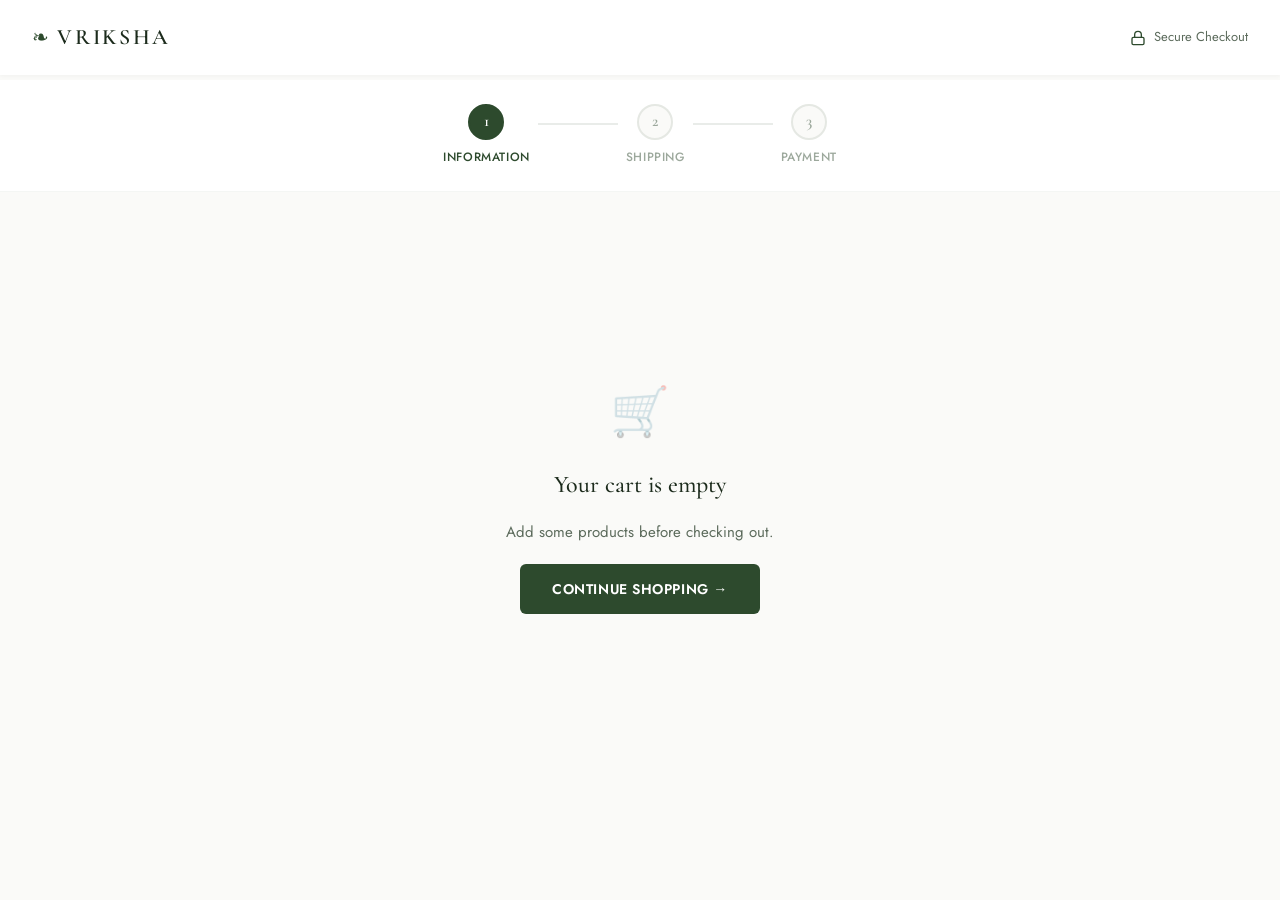
<file: checkout.html>
<!DOCTYPE html>
<html lang="en">
 <head>
  <meta charset="utf-8"/>
  <meta content="width=device-width, initial-scale=1.0" name="viewport"/>
  <title>Checkout | VRIKSHA - Premium Ayurvedic Wellness</title>
  <link href="https://fonts.googleapis.com" rel="preconnect"/>
  <link crossorigin="" href="https://fonts.gstatic.com" rel="preconnect"/>
  <link href="https://fonts.googleapis.com/css2?family=Cormorant+Garamond:ital,wght@0,300;0,400;0,500;0,600;0,700;1,400;1,500&family=Jost:wght@300;400;500;600&display=swap" rel="stylesheet"/>
  <link href="styles.css" rel="stylesheet"/>
  <!-- Pre-paint auth check: runs before body renders so banners are correct on first frame -->
  <script>
  try {
    var _vu = JSON.parse(localStorage.getItem('vriksha_user') || 'null');
    document.documentElement.classList.add((_vu && (_vu._id || _vu.phone)) ? 'vk-logged-in' : 'vk-guest');
  } catch(e) { document.documentElement.classList.add('vk-guest'); }
  </script>
  <style>
  /* Banner visibility driven by auth class set above — zero JS-timing dependency */
  html.vk-logged-in #checkoutLoginPrompt { display: none !important; }
  html.vk-logged-in #checkoutWelcomeBanner { display: flex !important; }
  html.vk-guest    #checkoutLoginPrompt { display: flex !important; }
  html.vk-guest    #checkoutWelcomeBanner { display: none !important; }
  </style>
  <style>
  .header-checkout{background:var(--color-surface);box-shadow:var(--shadow-sm);position:fixed;top:0;left:0;right:0;z-index:1000}
  .header-checkout .announcement-bar{display:none}
  .nav-checkout{justify-content:space-between;padding:1rem 1.25rem;display:flex;align-items:center}
  @media(min-width:640px){.nav-checkout{padding:1.25rem 2rem}}
  .nav-checkout .logo{font-size:1rem;letter-spacing:.15em}
  .checkout-security{display:flex;align-items:center;gap:0.5rem;font-size:0.8125rem;color:var(--color-text-secondary)}
  .checkout-security svg{color:var(--color-primary)}
  .checkout-main{min-height:calc(100vh - 60px);padding-top:60px;background:var(--color-bg)}
  @media(min-width:640px){.checkout-main{padding-top:80px;min-height:calc(100vh - 80px)}}
  .checkout-progress{background:var(--color-surface);border-bottom:1px solid var(--color-border-light);padding:1.5rem 0}
  .progress-steps{display:flex;align-items:center;justify-content:center;gap:0;max-width:500px;margin:0 auto}
  .progress-step{display:flex;flex-direction:column;align-items:center;gap:0.5rem}
  .step-number{width:36px;height:36px;border-radius:50%;background:var(--color-bg);border:2px solid var(--color-border);display:flex;align-items:center;justify-content:center;font-family:var(--font-display);font-size:1rem;font-weight:600;color:var(--color-text-muted);transition:all var(--transition-base)}
  .progress-step.active .step-number,.progress-step.completed .step-number{background:var(--color-primary);border-color:var(--color-primary);color:white}
  .step-label{font-size:0.75rem;font-weight:500;letter-spacing:0.05em;text-transform:uppercase;color:var(--color-text-muted)}
  .progress-step.active .step-label,.progress-step.completed .step-label{color:var(--color-primary)}
  .progress-line{width:80px;height:2px;background:var(--color-border);margin:0 0.5rem;margin-bottom:1.5rem;transition:background var(--transition-base)}
  .progress-line.active{background:var(--color-primary)}
  .checkout-container{padding:2rem 0 4rem}
  .checkout-grid{display:grid;grid-template-columns:1fr;gap:2rem}
  @media(min-width:1024px){.checkout-grid{grid-template-columns:1fr 420px;gap:3rem;align-items:start}}
  .checkout-form-section{background:var(--color-surface);border-radius:var(--radius-lg);padding:2rem;box-shadow:var(--shadow-sm)}
  .checkout-step{display:none}
  .checkout-step.active{display:block;animation:fadeIn 0.4s ease}
  @keyframes fadeIn{from{opacity:0;transform:translateY(10px)}to{opacity:1;transform:translateY(0)}}
  .step-header{margin-bottom:2rem;padding-bottom:1.5rem;border-bottom:1px solid var(--color-border-light)}
  .step-header h2{font-family:var(--font-display);font-size:clamp(1.5rem,4vw,2rem);font-weight:500;margin-bottom:0.5rem}
  .step-header p{font-size:0.9375rem;color:var(--color-text-secondary)}
  .form-group{margin-bottom:1.25rem}
  .form-label{display:block;font-size:0.8125rem;font-weight:500;color:var(--color-text);margin-bottom:0.5rem}
  .form-label .optional{color:var(--color-text-muted);font-weight:400}
  .form-group input,.form-group select{width:100%;padding:0.875rem 1rem;font-family:var(--font-body);font-size:0.9375rem;color:var(--color-text);background:var(--color-bg);border:1px solid var(--color-border);border-radius:var(--radius-sm);transition:all var(--transition-fast)}
  .form-group input:focus,.form-group select:focus{outline:none;border-color:var(--color-primary);background:white;box-shadow:0 0 0 3px rgba(74,103,65,0.1)}
  .form-group input::placeholder{color:var(--color-text-muted)}
  .form-group select{cursor:pointer;appearance:none;background-image:url("data:image/svg+xml,%3Csvg xmlns='http://www.w3.org/2000/svg' width='16' height='16' viewBox='0 0 24 24' fill='none' stroke='%23636e72' stroke-width='2'%3E%3Cpolyline points='6 9 12 15 18 9'/%3E%3C/svg%3E");background-repeat:no-repeat;background-position:right 1rem center;padding-right:2.5rem}
  .input-with-icon{position:relative}
  .input-with-icon svg{position:absolute;left:1rem;top:50%;transform:translateY(-50%);color:var(--color-text-muted);pointer-events:none}
  .input-with-icon input{padding-left:2.75rem}
  .form-row{display:grid;grid-template-columns:1fr 1fr;gap:1rem}
  .form-row-3{grid-template-columns:1fr}
  @media(min-width:640px){.form-row-3{grid-template-columns:1fr 1fr 1fr}}
  .form-divider{display:flex;align-items:center;gap:1rem;margin:2rem 0 1.5rem}
  .form-divider span{font-size:0.8125rem;font-weight:500;letter-spacing:0.05em;text-transform:uppercase;color:var(--color-text-secondary);white-space:nowrap}
  .form-divider::before,.form-divider::after{content:'';flex:1;height:1px;background:var(--color-border)}
  .form-checkbox{display:flex;align-items:center;gap:0.75rem;margin:1.5rem 0}
  .form-checkbox input[type="checkbox"]{width:18px;height:18px;accent-color:var(--color-primary)}
  .form-checkbox label{font-size:0.875rem;color:var(--color-text-secondary);cursor:pointer}
  .step-actions{display:flex;flex-direction:column;gap:1rem;margin-top:2rem;padding-top:2rem;border-top:1px solid var(--color-border-light)}
  @media(min-width:640px){.step-actions{flex-direction:row;justify-content:space-between;align-items:center}}
  .btn-back{display:inline-flex;align-items:center;gap:0.5rem;font-size:0.875rem;color:var(--color-text-secondary);background:none;border:none;cursor:pointer;font-family:var(--font-body)}
  .btn-back:hover{color:var(--color-primary)}
  .btn-continue{display:inline-flex;align-items:center;gap:0.5rem}
  .shipping-summary{background:var(--color-bg);border-radius:var(--radius-md);padding:1rem;margin-bottom:2rem}
  .summary-row{display:flex;align-items:flex-start;gap:1rem;padding:0.75rem 0;border-bottom:1px solid var(--color-border-light)}
  .summary-row:last-child{border-bottom:none}
  .summary-label{font-size:0.75rem;font-weight:500;letter-spacing:0.05em;text-transform:uppercase;color:var(--color-text-muted);min-width:60px}
  .summary-value{flex:1;font-size:0.875rem;color:var(--color-text)}
  .edit-btn{font-size:0.75rem;color:var(--color-primary);background:none;border:none;cursor:pointer;text-decoration:underline;font-family:var(--font-body)}
  .shipping-methods,.payment-methods{display:flex;flex-direction:column;gap:0.75rem;margin-bottom:1.5rem}
  .shipping-option,.payment-option{position:relative;display:flex;align-items:center;padding:1rem 1.25rem;background:var(--color-bg);border:2px solid var(--color-border);border-radius:var(--radius-md);cursor:pointer;transition:all var(--transition-fast)}
  .shipping-option:hover,.payment-option:hover{border-color:var(--color-primary-light)}
  .shipping-option.selected,.payment-option.selected{border-color:var(--color-primary);background:var(--color-accent-green)}
  .shipping-option input,.payment-option input{position:absolute;opacity:0;pointer-events:none}
  .option-content{display:flex;align-items:center;gap:1rem;flex:1}
  .option-icon{width:40px;height:40px;display:flex;align-items:center;justify-content:center;background:var(--color-surface);border-radius:var(--radius-sm);color:var(--color-text-secondary)}
  .shipping-option.selected .option-icon{background:var(--color-primary);color:white}
  .option-details{flex:1}
  .option-name{display:block;font-weight:500;font-size:0.9375rem;color:var(--color-text);margin-bottom:0.125rem}
  .option-time{font-size:0.8125rem;color:var(--color-text-muted)}
  .option-price{font-weight:600;color:var(--color-text)}
  .price-free{color:var(--color-primary)}
  .option-check{width:24px;height:24px;border-radius:50%;border:2px solid var(--color-border);display:flex;align-items:center;justify-content:center;color:white;transition:all var(--transition-fast)}
  .shipping-option.selected .option-check,.payment-option.selected .option-check{background:var(--color-primary);border-color:var(--color-primary)}
  .shipping-option:not(.selected) .option-check svg,.payment-option:not(.selected) .option-check svg{opacity:0}
  .eco-badge{display:flex;align-items:center;gap:0.75rem;padding:1rem;background:linear-gradient(135deg,var(--color-accent-green) 0%,rgba(232,245,233,0.5) 100%);border-radius:var(--radius-md);font-size:0.8125rem;color:var(--color-primary-dark)}
  .payment-option .option-content{justify-content:space-between}
  .card-logos{display:flex;gap:0.5rem}
  .card-logo,.upi-logo{padding:0.25rem 0.5rem;background:white;border-radius:4px;font-size:0.625rem;font-weight:700}
  .card-logo.visa{color:#1a1f71}
  .card-logo.mastercard{color:#eb001b}
  .card-logo.rupay{color:#097969}
  .security-badges{display:flex;flex-wrap:wrap;gap:1rem;margin-bottom:1.5rem}
  .security-badge{display:flex;align-items:center;gap:0.5rem;font-size:0.75rem;color:var(--color-text-muted)}
  .security-badge svg{color:var(--color-primary)}
  .btn-place-order{width:100%;justify-content:center;gap:1rem;padding:1.25rem 2rem}
  @media(min-width:640px){.btn-place-order{width:auto}}
  .btn-place-order .btn-text{font-weight:600}
  .btn-place-order .btn-price{padding-left:1rem;border-left:1px solid rgba(255,255,255,0.3);font-family:var(--font-display);font-size:1.125rem}
  .checkout-summary{position:sticky;top:100px}
  @media(max-width:1023px){.checkout-summary{order:-1;position:relative;top:0}}
  .summary-card{background:var(--color-surface);border-radius:var(--radius-lg);padding:1.5rem;box-shadow:var(--shadow-sm)}
  .summary-header{display:flex;align-items:center;justify-content:space-between;margin-bottom:1.5rem;padding-bottom:1rem;border-bottom:1px solid var(--color-border-light)}
  .summary-header h3{font-family:var(--font-display);font-size:1.25rem;font-weight:500}
  .toggle-summary{display:flex;align-items:center;gap:0.5rem;font-size:0.875rem;color:var(--color-primary);background:none;border:none;cursor:pointer;font-family:var(--font-body)}
  @media(min-width:1024px){.toggle-summary{display:none}}
  @media(min-width:1024px){#summaryItems{display:block !important;}}
  @media(max-width:1023px){#summaryItems{display:none;}#summaryItems.expanded{display:block;}#toggleSummary svg{transition:transform .25s ease;}}
  .summary-item{display:flex;align-items:center;gap:.875rem;padding:.75rem 0;border-bottom:1px solid var(--color-border-light)}
  .summary-item:last-child{border-bottom:none}
  .item-image{position:relative;flex-shrink:0}
  .item-placeholder{width:60px;height:60px;border-radius:8px;display:flex;align-items:center;justify-content:center;font-size:.625rem;font-weight:600;color:#fff;text-align:center}
  .item-img{width:60px;height:60px;border-radius:8px;object-fit:cover;display:block;border:1px solid var(--color-border-light)}
  .item-quantity{position:absolute;top:-6px;right:-6px;width:18px;height:18px;background:var(--color-primary,#2d5a27);color:#fff;border-radius:50%;font-size:.5625rem;font-weight:700;display:flex;align-items:center;justify-content:center}
  .item-details{flex:1;min-width:0}
  .item-name{font-size:.8125rem;font-weight:500;white-space:nowrap;overflow:hidden;text-overflow:ellipsis;margin:0}
  .item-weight{font-size:.6875rem;color:var(--color-text-muted,#8a9a8a);margin:1px 0 0}
  .item-price{font-weight:600;font-size:.9375rem;white-space:nowrap;margin:0}
  .summary-items{max-height:300px;overflow-y:auto;margin-bottom:1.5rem}
  .summary-empty{display:none;flex-direction:column;align-items:center;gap:1rem;padding:2rem 0;text-align:center}
  .summary-empty.show{display:flex}
  .coupon-section{margin-bottom:1.5rem;padding-bottom:1.5rem;border-bottom:1px solid var(--color-border-light)}
  .coupon-input-wrapper{display:flex;gap:0.5rem}
  .coupon-input{flex:1;padding:0.75rem 1rem;font-size:0.875rem;border:1px solid var(--color-border);border-radius:var(--radius-sm);background:var(--color-bg);font-family:var(--font-body)}
  .coupon-input:focus{outline:none;border-color:var(--color-primary)}
  .coupon-btn{padding:0.75rem 1.25rem;font-size:0.8125rem;font-weight:500;color:var(--color-text-secondary);background:var(--color-bg);border:1px solid var(--color-border);border-radius:var(--radius-sm);cursor:pointer;font-family:var(--font-body)}
  .coupon-btn:hover{background:var(--color-text);color:white;border-color:var(--color-text)}
  .coupon-applied{display:none;align-items:center;justify-content:space-between;margin-top:0.75rem;padding:0.75rem;background:var(--color-accent-green);border-radius:var(--radius-sm)}
  .coupon-applied.show{display:flex}
  .coupon-tag{display:flex;align-items:center;gap:0.5rem;font-size:0.8125rem;font-weight:500;color:var(--color-primary)}
  .remove-coupon{font-size:0.75rem;color:var(--color-text-muted);background:none;border:none;cursor:pointer;text-decoration:underline;font-family:var(--font-body)}
  .summary-totals{margin-bottom:1.5rem}
  .total-row{display:flex;justify-content:space-between;align-items:center;padding:0.5rem 0;font-size:0.9375rem;color:var(--color-text)}
  .discount-row{color:var(--color-primary);display:none}
  .discount-row.show{display:flex}
  .total-final{margin-top:0.5rem;padding-top:1rem;border-top:1px solid var(--color-border);font-size:1.125rem;font-weight:600}
  .total-final span:last-child{font-family:var(--font-display);font-size:1.375rem}
  .free-shipping-progress{margin-bottom:1.5rem;padding:1rem;background:linear-gradient(135deg,var(--color-bg-cream) 0%,var(--color-accent-green) 100%);border-radius:var(--radius-md)}
  .progress-text{font-size:0.8125rem;color:var(--color-text-secondary);margin-bottom:0.5rem;text-align:center}
  .progress-text strong{color:var(--color-primary)}
  .progress-bar{height:6px;background:rgba(74,103,65,0.15);border-radius:var(--radius-full);overflow:hidden}
  .progress-fill{height:100%;background:linear-gradient(90deg,var(--color-primary-light) 0%,var(--color-primary) 100%);border-radius:var(--radius-full);transition:width 0.5s ease}
  .summary-guarantees{display:flex;flex-direction:column;gap:0.75rem;padding-top:1.5rem;border-top:1px solid var(--color-border-light)}
  .guarantee-item{display:flex;align-items:center;gap:0.75rem;font-size:0.8125rem;color:var(--color-text-secondary)}
  .modal-overlay{position:fixed;inset:0;z-index:2000;background:rgba(0,0,0,0.6);display:none;align-items:center;justify-content:center;padding:1.5rem}
  .modal-overlay.active{display:flex}
  .modal-content{background:var(--color-surface);border-radius:var(--radius-lg);padding:3rem 2rem;max-width:480px;width:100%;text-align:center;animation:modalPop 0.3s ease}
  @keyframes modalPop{from{opacity:0;transform:scale(0.9)}to{opacity:1;transform:scale(1)}}
  .modal-success-icon{width:80px;height:80px;margin:0 auto 1.5rem;background:var(--color-accent-green);border-radius:50%;display:flex;align-items:center;justify-content:center;color:var(--color-primary)}
  .modal-content h2{font-family:var(--font-display);font-size:2rem;margin-bottom:0.5rem}
  .order-number{font-size:0.875rem;color:var(--color-text-muted);margin-bottom:1rem}
  .confirmation-text{font-size:1rem;color:var(--color-text-secondary);line-height:1.6;margin-bottom:2rem}
  .modal-actions{display:flex;flex-direction:column;gap:0.75rem}
  @media(min-width:480px){.modal-actions{flex-direction:row;justify-content:center}}
  .btn-loading{position:relative;pointer-events:none;opacity:0.8}
  .btn-loading::after{content:'';position:absolute;width:20px;height:20px;border:2px solid rgba(255,255,255,0.3);border-top-color:white;border-radius:50%;animation:spin 0.8s linear infinite;top:50%;left:50%;transform:translate(-50%,-50%)}
  @keyframes spin{to{transform:translate(-50%,-50%) rotate(360deg)}}
  .btn-loading .btn-text,.btn-loading .btn-price{visibility:hidden}
  .form-group.error input,.form-group.error select{border-color:#e53935;background:#fff5f5}
  .form-error{font-size:0.75rem;color:#e53935;margin-top:0.375rem;display:block}
  .phonepe-notice{display:flex;align-items:center;gap:0.75rem;padding:0.875rem 1rem;background:#f0f4ff;border:1px solid #d0d9ff;border-radius:var(--radius-sm);margin-bottom:1.5rem;font-size:0.8125rem;color:#3730a3}
  .phonepe-logo{font-weight:700;font-size:1rem;color:#5f259f}

  /* ── Anchor used for no-scroll step switching ── */
  #checkoutAnchor{display:block;position:relative;top:-90px;visibility:hidden;pointer-events:none}
  </style>
 </head>
 <body>
  <header class="header header-checkout" id="header">
   <nav class="nav nav-checkout">
    <a class="logo" href="index.html">
     <span class="logo-icon">❧</span>
     <span class="logo-text">VRIKSHA</span>
    </a>
    <div class="checkout-security">
     <svg fill="none" height="16" stroke="currentColor" stroke-width="2" viewBox="0 0 24 24" width="16">
      <rect height="11" rx="2" ry="2" width="18" x="3" y="11"></rect>
      <path d="M7 11V7a5 5 0 0110 0v4"></path>
     </svg>
     <span>Secure Checkout</span>
    </div>
   </nav>
  </header>

  <main class="checkout-main">
   <!-- ✅ FIX: invisible anchor just below the fixed header — we scroll here on step change -->
   <span id="checkoutAnchor"></span>

   <div class="checkout-progress">
    <div class="container">
     <div class="progress-steps">
      <div class="progress-step active" data-step="1">
       <div class="step-number">1</div>
       <span class="step-label">Information</span>
      </div>
      <div class="progress-line"></div>
      <div class="progress-step" data-step="2">
       <div class="step-number">2</div>
       <span class="step-label">Shipping</span>
      </div>
      <div class="progress-line"></div>
      <div class="progress-step" data-step="3">
       <div class="step-number">3</div>
       <span class="step-label">Payment</span>
      </div>
     </div>
    </div>
   </div>

   <div class="checkout-container">

    <!-- Empty cart banner -->
    <div id="emptyCartBanner" style="display:none;flex-direction:column;align-items:center;justify-content:center;min-height:60vh;padding:4rem 1rem;text-align:center;gap:1.25rem;">
     <div style="font-size:3rem;opacity:.35;">🛒</div>
     <h2 style="font-family:var(--font-display,serif);font-size:1.5rem;color:var(--color-text,#1a2e1a);">Your cart is empty</h2>
     <p style="color:var(--color-text-secondary,#6b7c6b);font-size:.9375rem;">Add some products before checking out.</p>
     <a href="shop.html" style="display:inline-flex;align-items:center;gap:.5rem;padding:.875rem 2rem;background:var(--color-primary,#2d5a27);color:#fff;border-radius:6px;font-size:.875rem;font-weight:600;text-decoration:none;text-transform:uppercase;letter-spacing:.04em;">Continue Shopping →</a>
    </div>

    <!-- Main checkout -->
    <div id="checkoutMain">
     <div class="container">
      <div class="checkout-grid">

       <!-- LEFT: Form -->
       <div class="checkout-form-section">

        <!-- Welcome banner (logged-in users) — hidden until auth resolves -->
        <div id="checkoutWelcomeBanner" style="display:none;background:var(--color-accent-green);border-radius:var(--radius-md);padding:1rem;margin-bottom:1.25rem;align-items:center;gap:0.75rem;">
         <span style="font-size:1.25rem;">👋</span>
         <div>
          <strong style="font-size:0.875rem;" id="checkoutWelcomeName">Welcome back!</strong>
          <p style="font-size:0.75rem;color:var(--color-text-secondary);margin:0;">Your details have been auto-filled below</p>
         </div>
        </div>

        <!-- Login prompt (guest users only) — hidden until auth resolves -->
        <div id="checkoutLoginPrompt" style="display:none;background:var(--color-bg);border:1px solid var(--color-border);border-radius:var(--radius-md);padding:1rem;margin-bottom:1.25rem;align-items:center;justify-content:space-between;gap:0.75rem;flex-wrap:wrap;">
         <div>
          <strong style="font-size:0.8125rem;">Login for faster checkout</strong>
          <p style="font-size:0.75rem;color:var(--color-text-secondary);margin:0;">Auto-fill details & track orders</p>
         </div>
         <button onclick="auth.showLoginModal()" style="padding:0.5rem 1rem;background:var(--color-primary);color:white;border-radius:var(--radius-sm);font-size:0.75rem;font-weight:600;min-height:36px;">Login / Sign Up</button>
        </div>

        <!-- STEP 1 -->
        <section class="checkout-step active" id="step1">
         <div class="step-header">
          <h2>Contact <em>Information</em></h2>
          <p>We'll use this to keep you updated on your order</p>
         </div>
         <div class="form-group">
          <label class="form-label" for="email">Email Address</label>
          <div class="input-with-icon">
           <svg fill="none" height="18" stroke="currentColor" stroke-width="1.5" viewBox="0 0 24 24" width="18"><path d="M4 4h16c1.1 0 2 .9 2 2v12c0 1.1-.9 2-2 2H4c-1.1 0-2-.9-2-2V6c0-1.1.9-2 2-2z"></path><polyline points="22,6 12,13 2,6"></polyline></svg>
           <input id="email" placeholder="you@example.com" required="" type="email"/>
          </div>
         </div>
         <div class="form-group">
          <label class="form-label" for="phone">Phone Number</label>
          <div class="input-with-icon">
           <svg fill="none" height="18" stroke="currentColor" stroke-width="1.5" viewBox="0 0 24 24" width="18"><path d="M22 16.92v3a2 2 0 01-2.18 2 19.79 19.79 0 01-8.63-3.07 19.5 19.5 0 01-6-6 19.79 19.79 0 01-3.07-8.67A2 2 0 014.11 2h3a2 2 0 012 1.72 12.84 12.84 0 00.7 2.81 2 2 0 01-.45 2.11L8.09 9.91a16 16 0 006 6l1.27-1.27a2 2 0 012.11-.45 12.84 12.84 0 002.81.7A2 2 0 0122 16.92z"></path></svg>
           <input id="phone" placeholder="9876543210" required="" type="tel"/>
          </div>
         </div>
         <div class="form-divider"><span>Shipping Address</span></div>
         <div class="form-row">
          <div class="form-group">
           <label class="form-label" for="firstName">First Name</label>
           <input id="firstName" placeholder="First name" required="" type="text"/>
          </div>
          <div class="form-group">
           <label class="form-label" for="lastName">Last Name</label>
           <input id="lastName" placeholder="Last name" required="" type="text"/>
          </div>
         </div>
         <div class="form-group">
          <label class="form-label" for="address">Street Address</label>
          <input id="address" placeholder="House no., Street name, Area" required="" type="text"/>
         </div>
         <div class="form-group">
          <label class="form-label" for="address2">Apartment, Suite, etc. <span class="optional">(Optional)</span></label>
          <input id="address2" placeholder="Flat no., Building name" type="text"/>
         </div>
         <div class="form-row form-row-3">
          <div class="form-group">
           <label class="form-label" for="city">City</label>
           <input id="city" placeholder="City" required="" type="text"/>
          </div>
          <div class="form-group">
           <label class="form-label" for="state">State</label>
           <select id="state" required="">
            <option value="">Select State</option>
            <option value="AP">Andhra Pradesh</option><option value="AR">Arunachal Pradesh</option>
            <option value="AS">Assam</option><option value="BR">Bihar</option>
            <option value="CT">Chhattisgarh</option><option value="GA">Goa</option>
            <option value="GJ">Gujarat</option><option value="HR">Haryana</option>
            <option value="HP">Himachal Pradesh</option><option value="JH">Jharkhand</option>
            <option value="KA">Karnataka</option><option value="KL">Kerala</option>
            <option value="MP">Madhya Pradesh</option><option value="MH">Maharashtra</option>
            <option value="MN">Manipur</option><option value="ML">Meghalaya</option>
            <option value="MZ">Mizoram</option><option value="NL">Nagaland</option>
            <option value="OD">Odisha</option><option value="PB">Punjab</option>
            <option value="RJ">Rajasthan</option><option value="SK">Sikkim</option>
            <option value="TN">Tamil Nadu</option><option value="TG">Telangana</option>
            <option value="TR">Tripura</option><option value="UP">Uttar Pradesh</option>
            <option value="UK">Uttarakhand</option><option value="WB">West Bengal</option>
            <option value="AN">Andaman &amp; Nicobar</option><option value="CH">Chandigarh</option>
            <option value="DL">Delhi</option><option value="JK">Jammu &amp; Kashmir</option>
            <option value="LA">Ladakh</option><option value="LD">Lakshadweep</option>
            <option value="PY">Puducherry</option>
           </select>
          </div>
          <div class="form-group">
           <label class="form-label" for="pincode">PIN Code</label>
           <input id="pincode" maxlength="6" placeholder="000000" required="" type="text"/>
          </div>
         </div>
         <div class="form-checkbox">
          <input id="saveAddress" type="checkbox"/>
          <label for="saveAddress">Save this address for future orders</label>
         </div>
         <div class="step-actions">
          <a class="btn-back" href="shop.html">
           <svg fill="none" height="18" stroke="currentColor" stroke-width="2" viewBox="0 0 24 24" width="18"><path d="M19 12H5M12 19l-7-7 7-7"></path></svg>
           Return to Shop
          </a>
          <button class="btn btn-primary btn-continue" id="toStep2" type="button">
           Continue to Shipping
           <svg fill="none" height="18" stroke="currentColor" stroke-width="2" viewBox="0 0 24 24" width="18"><path d="M5 12h14M12 5l7 7-7 7"></path></svg>
          </button>
         </div>
        </section>

        <!-- STEP 2 -->
        <section class="checkout-step" id="step2">
         <div class="step-header">
          <h2>Shipping <em>Method</em></h2>
          <p>Choose how you'd like to receive your wellness essentials</p>
         </div>
         <div class="shipping-summary">
          <div class="summary-row">
           <span class="summary-label">Contact</span>
           <span class="summary-value" id="summaryEmail">—</span>
           <button class="edit-btn" onclick="checkout.goToStep(1)" type="button">Edit</button>
          </div>
          <div class="summary-row">
           <span class="summary-label">Ship to</span>
           <span class="summary-value" id="summaryAddress">—</span>
           <button class="edit-btn" onclick="checkout.goToStep(1)" type="button">Edit</button>
          </div>
         </div>
         <div class="shipping-methods">
          <label class="shipping-option selected">
           <input checked="" name="shipping" type="radio" value="standard"/>
           <div class="option-content">
            <div class="option-icon">
             <svg fill="none" height="24" stroke="currentColor" stroke-width="1.5" viewBox="0 0 24 24" width="24"><rect height="13" width="15" x="1" y="3"></rect><polygon points="16 8 20 8 23 11 23 16 16 16 16 8"></polygon><circle cx="5.5" cy="18.5" r="2.5"></circle><circle cx="18.5" cy="18.5" r="2.5"></circle></svg>
            </div>
            <div class="option-details">
             <span class="option-name">Standard Shipping</span>
             <span class="option-time">5-7 business days</span>
            </div>
            <div class="option-price"><span class="price-free" id="standardPrice">FREE</span></div>
           </div>
           <div class="option-check">
            <svg fill="none" height="16" stroke="currentColor" stroke-width="3" viewBox="0 0 24 24" width="16"><polyline points="20 6 9 17 4 12"></polyline></svg>
           </div>
          </label>
          <label class="shipping-option">
           <input name="shipping" type="radio" value="express"/>
           <div class="option-content">
            <div class="option-icon">
             <svg fill="none" height="24" stroke="currentColor" stroke-width="1.5" viewBox="0 0 24 24" width="24"><polygon points="13 2 3 14 12 14 11 22 21 10 12 10 13 2"></polygon></svg>
            </div>
            <div class="option-details">
             <span class="option-name">Express Shipping</span>
             <span class="option-time">2-3 business days</span>
            </div>
            <div class="option-price">₹99</div>
           </div>
           <div class="option-check">
            <svg fill="none" height="16" stroke="currentColor" stroke-width="3" viewBox="0 0 24 24" width="16"><polyline points="20 6 9 17 4 12"></polyline></svg>
           </div>
          </label>
         </div>
         <div class="eco-badge"><span>🌿</span><span>All orders shipped in eco-friendly, plastic-free packaging</span></div>
         <div class="step-actions">
          <button class="btn-back" id="backToStep1" type="button">
           <svg fill="none" height="18" stroke="currentColor" stroke-width="2" viewBox="0 0 24 24" width="18"><path d="M19 12H5M12 19l-7-7 7-7"></path></svg>
           Back to Information
          </button>
          <button class="btn btn-primary btn-continue" id="toStep3" type="button">
           Continue to Payment
           <svg fill="none" height="18" stroke="currentColor" stroke-width="2" viewBox="0 0 24 24" width="18"><path d="M5 12h14M12 5l7 7-7 7"></path></svg>
          </button>
         </div>
        </section>

        <!-- STEP 3 -->
        <section class="checkout-step" id="step3">
         <div class="step-header">
          <h2>Payment <em>Method</em></h2>
          <p>All transactions are secure and encrypted</p>
         </div>
         <div class="shipping-summary">
          <div class="summary-row">
           <span class="summary-label">Contact</span>
           <span class="summary-value" id="summaryEmail2">—</span>
           <button class="edit-btn" onclick="checkout.goToStep(1)" type="button">Edit</button>
          </div>
          <div class="summary-row">
           <span class="summary-label">Ship to</span>
           <span class="summary-value" id="summaryAddress2">—</span>
           <button class="edit-btn" onclick="checkout.goToStep(1)" type="button">Edit</button>
          </div>
          <div class="summary-row">
           <span class="summary-label">Shipping</span>
           <span class="summary-value" id="summaryShipping">Standard Shipping · FREE</span>
           <button class="edit-btn" onclick="checkout.goToStep(2)" type="button">Edit</button>
          </div>
         </div>
         <div class="phonepe-notice" style="background:#f0f7ff;border-color:#c7d9ff;color:#1a3a6b;">
          <span style="font-weight:700;font-size:1rem;color:#072654;">Razorpay</span>
          <span>Pay securely via UPI, Cards, Net Banking &amp; Wallets — powered by Razorpay.</span>
         </div>
         <div class="security-badges">
          <div class="security-badge">
           <svg fill="none" height="18" stroke="currentColor" stroke-width="1.5" viewBox="0 0 24 24" width="18"><path d="M12 22s8-4 8-10V5l-8-3-8 3v7c0 6 8 10 8 10z"></path></svg>
           <span>256-bit SSL</span>
          </div>
          <div class="security-badge">
           <svg fill="none" height="18" stroke="currentColor" stroke-width="1.5" viewBox="0 0 24 24" width="18"><rect height="11" rx="2" width="18" x="3" y="11"></rect><path d="M7 11V7a5 5 0 0110 0v4"></path></svg>
           <span>PCI Compliant</span>
          </div>
          <div class="security-badge">
           <svg fill="none" height="18" stroke="currentColor" stroke-width="1.5" viewBox="0 0 24 24" width="18"><path d="M12 22s8-4 8-10V5l-8-3-8 3v7c0 6 8 10 8 10z"></path></svg>
           <span>Razorpay Secured</span>
          </div>
         </div>
         <div class="step-actions">
          <button class="btn-back" id="backToStep2" type="button">
           <svg fill="none" height="18" stroke="currentColor" stroke-width="2" viewBox="0 0 24 24" width="18"><path d="M19 12H5M12 19l-7-7 7-7"></path></svg>
           Back to Shipping
          </button>
          <div style="display:flex;flex-direction:column;gap:0.75rem;width:100%;">
           <button class="btn btn-primary btn-large btn-place-order" id="placeOrderBtn" type="button">
            <span class="btn-text">Pay Securely</span>
            <span class="btn-price" id="orderTotal">₹0</span>
           </button>
          </div>
         </div>
        </section>

       </div><!-- /checkout-form-section -->

       <!-- RIGHT: Order Summary -->
       <aside class="checkout-summary">
        <div class="summary-card">
         <div class="summary-header">
          <h3>Order Summary</h3>
          <button class="toggle-summary" id="toggleSummary" type="button">
           <span id="itemCount">0 items</span>
           <svg fill="none" height="18" stroke="currentColor" stroke-width="2" viewBox="0 0 24 24" width="18">
            <polyline points="6 9 12 15 18 9"></polyline>
           </svg>
          </button>
         </div>

         <div class="summary-items" id="summaryItems"></div>

         <div class="summary-empty" id="summaryEmpty">
          <span class="empty-icon">🛒</span>
          <p>Your cart is empty</p>
          <a class="btn btn-secondary" href="shop.html">Continue Shopping</a>
         </div>

         <div class="coupon-section">
          <div class="coupon-input-wrapper" id="couponWrapper">
           <input class="coupon-input" id="couponCode" placeholder="Discount code" type="text"/>
           <button class="coupon-btn" id="applyCoupon" type="button">Apply</button>
          </div>
          <div class="coupon-applied" id="couponApplied">
           <span class="coupon-tag">
            <svg fill="none" height="14" stroke="currentColor" stroke-width="2" viewBox="0 0 24 24" width="14"><polyline points="20 6 9 17 4 12"></polyline></svg>
            <span id="appliedCode">NATURE15</span>
           </span>
           <button class="remove-coupon" id="removeCoupon" type="button">Remove</button>
          </div>
         </div>

         <div class="summary-totals">
          <div class="total-row"><span>Subtotal</span><span id="subtotal">₹0</span></div>
          <div class="total-row discount-row" id="discountRow"><span>Discount</span><span id="discountAmt">-₹0</span></div>
          <div class="total-row"><span>Shipping</span><span id="shippingCost">Calculated next</span></div>
          <!-- TAX ROW REMOVED -->
          <div class="total-row total-final"><span>Total</span><span id="totalAmt">₹0</span></div>
         </div>

         <div class="free-shipping-progress">
          <div class="progress-text"><span id="freeShipText">Add ₹999 more for FREE shipping!</span></div>
          <div class="progress-bar"><div class="progress-fill" id="freeShipFill" style="width:0%"></div></div>
         </div>

         <div class="summary-guarantees">
          <div class="guarantee-item"><span>🌿</span><span>100% Organic Certified</span></div>
          <div class="guarantee-item"><span>🔄</span><span>30-Day Easy Returns</span></div>
          <div class="guarantee-item"><span>📦</span><span>Plastic-Free Packaging</span></div>
         </div>
        </div>
       </aside>

      </div><!-- /checkout-grid -->
     </div><!-- /container -->
    </div><!-- /checkoutMain -->

   </div><!-- /checkout-container -->
  </main>

  <div class="toast" id="toast">
   <span class="toast-icon">✓</span>
   <span class="toast-message" id="toastMsg">Success!</span>
  </div>

  <script data-cfasync="false" src="products.js"></script>
  <script data-cfasync="false" src="cart.js"></script>
  <script data-cfasync="false" src="auth.js"></script>

  <script>
window.BACKEND_URL = window.BACKEND_URL || 'https://api.vriksha.store';

  async function fetchWithRetry(url, options, { timeout = 20000, retries = 2 } = {}) {
    for (let attempt = 1; attempt <= retries; attempt++) {
      const controller = new AbortController();
      const timer = setTimeout(() => controller.abort(), timeout);
      try {
        const res = await fetch(url, { ...options, signal: controller.signal });
        clearTimeout(timer);
        return res;
      } catch (err) {
        clearTimeout(timer);
        if (attempt === retries) throw err;
        console.warn(`Attempt ${attempt} failed (${err.message}), retrying in 3s...`);
        await new Promise(r => setTimeout(r, 3000));
      }
    }
  }

  (function warmUp() {
    fetch(BACKEND_URL + '/health', { method: 'GET', mode: 'cors' })
      .then(() => console.log('Backend warm ✅'))
      .catch(() => console.warn('Backend warm-up failed — may be cold starting'));
  })();

  const checkout = {
    currentStep: 1,
    formData: {},
    shippingCost: 0,
    discount: 0,
    cartItems: [],

    init() {
      const raw = localStorage.getItem('vriksha_cart');
      this.cartItems = JSON.parse(raw || '[]');

      if (!this.cartItems.length) {
        const banner = document.getElementById('emptyCartBanner');
        const main   = document.getElementById('checkoutMain');
        if (banner) banner.style.display = 'flex';
        if (main)   main.style.display   = 'none';
        return;
      }

      this.render();
      this.bind();
      this.update();

      const si = document.getElementById('summaryItems');
      if (si) si.classList.add('expanded');

      this.prefillFromAuth();
    },

    prefillFromUser(user) {
      if (!user) return;
      if (user.firstName) document.getElementById('firstName').value = user.firstName;
      if (user.lastName)  document.getElementById('lastName').value  = user.lastName;
      if (user.email)     document.getElementById('email').value     = user.email;
      if (user.phone)     document.getElementById('phone').value     = user.phone;

      // Find default address from addresses array (falls back to first address)
      const addr = user.defaultAddress ||
        (user.addresses && (user.addresses.find(a => a.isDefault) || user.addresses[0]));
      if (addr) {
        if (addr.address)  document.getElementById('address').value  = addr.address;
        if (addr.address2) document.getElementById('address2').value = addr.address2;
        if (addr.city)     document.getElementById('city').value     = addr.city;
        if (addr.pincode)  document.getElementById('pincode').value  = addr.pincode;
        if (addr.state) {
          const sel = document.getElementById('state');
          for (let i = 0; i < sel.options.length; i++) {
            if (sel.options[i].text === addr.state || sel.options[i].value === addr.state) {
              sel.selectedIndex = i; break;
            }
          }
        }
      }

      // Mark html element as logged-in (overrides any stale CSS class)
      document.documentElement.classList.remove('vk-guest');
      document.documentElement.classList.add('vk-logged-in');

      // Set personalised welcome name
      const name = (user.firstName || '').trim();
      if (name) {
        const nameEl = document.getElementById('checkoutWelcomeName');
        if (nameEl) nameEl.textContent = 'Welcome back, ' + name + '!';
      }
    },

    prefillFromAuth() {
      // auth.js DOMContentLoaded fires before checkout's (registered first),
      // so window.auth is synchronously populated from localStorage cache.
      if (window.auth && window.auth.isLoggedIn && window.auth.user) {
        this.prefillFromUser(window.auth.user);
        return;
      }
      // CSS class already set correctly by the pre-paint <head> script.
      // Listen for authChange in case session is verified after page load.
      window.addEventListener('authChange', (e) => {
        if (e.detail && e.detail.isLoggedIn && e.detail.user) {
          this.prefillFromUser(e.detail.user);
        }
      }, { once: true });
    },

    render() {
      const c = document.getElementById('summaryItems');
      const e = document.getElementById('summaryEmpty');
      const n = document.getElementById('itemCount');

      const total = this.cartItems.reduce((s, i) => s + i.quantity, 0);
      if (n) n.textContent = total + ' item' + (total !== 1 ? 's' : '');

      if (!this.cartItems.length) {
        if (c) c.innerHTML = '';
        if (e) e.classList.add('show');
        return;
      }

      if (e) e.classList.remove('show');

      if (c) {
        c.innerHTML = this.cartItems.map(i =>
          '<div class="summary-item">' +
            '<div class="item-image">' +
              (i.image
                ? '<img src="' + i.image + '" alt="' + i.name + '" class="item-img" onerror="this.style.display=\'none\';this.nextElementSibling.style.display=\'flex\'">' +
                  '<div class="item-placeholder" style="background:' + (i.gradient || 'linear-gradient(145deg,#a5d6a7,#66bb6a)') + ';display:none"><span>' + i.name.split(' ')[0] + '</span></div>'
                : '<div class="item-placeholder" style="background:' + (i.gradient || 'linear-gradient(145deg,#a5d6a7,#66bb6a)') + '"><span>' + i.name.split(' ')[0] + '</span></div>'
              ) +
              '<span class="item-quantity">' + i.quantity + '</span>' +
            '</div>' +
            '<div class="item-details">' +
              '<p class="item-name">' + i.name + '</p>' +
              '<p class="item-weight">' + (i.weight || '') + '</p>' +
            '</div>' +
            '<p class="item-price">₹' + (i.price * i.quantity).toLocaleString('en-IN') + '</p>' +
          '</div>'
        ).join('');
      }
    },

    // ✅ FIX 1: Tax completely removed from all calculations
    update() {
      const sub = this.cartItems.reduce((s, i) => s + (i.price * i.quantity), 0);
      // NO TAX — total = subtotal - discount + shipping
      const tot = sub - this.discount + this.shippingCost;

      document.getElementById('subtotal').textContent   = '₹' + sub.toLocaleString('en-IN');
      document.getElementById('totalAmt').textContent   = '₹' + tot.toLocaleString('en-IN');
      document.getElementById('orderTotal').textContent = '₹' + tot.toLocaleString('en-IN');

      document.getElementById('shippingCost').textContent = this.currentStep >= 2
        ? (this.shippingCost ? '₹' + this.shippingCost : 'FREE')
        : 'Calculated next';

      const dr = document.getElementById('discountRow');
      if (this.discount > 0) {
        dr.classList.add('show');
        document.getElementById('discountAmt').textContent = '-₹' + this.discount.toLocaleString('en-IN');
      } else {
        dr.classList.remove('show');
      }

      const thresh = 999, prog = Math.min((sub / thresh) * 100, 100), rem = Math.max(thresh - sub, 0);
      document.getElementById('freeShipFill').style.width = prog + '%';
      document.getElementById('freeShipText').innerHTML = sub >= thresh
        ? '🎉 You\'ve unlocked <strong>FREE shipping!</strong>'
        : 'Add <strong>₹' + rem + '</strong> more for FREE shipping!';
      document.getElementById('standardPrice').textContent = sub >= thresh ? 'FREE' : '₹49';
    },

    bind() {
      document.getElementById('toStep2').onclick     = () => { if (this.validate1()) { this.saveForm(); this.goToStep(2); } };
      document.getElementById('toStep3').onclick     = () => this.goToStep(3);
      document.getElementById('backToStep1').onclick = () => this.goToStep(1);
      document.getElementById('backToStep2').onclick = () => this.goToStep(2);

      document.querySelectorAll('.shipping-option').forEach(o => o.onclick = () => {
        document.querySelectorAll('.shipping-option').forEach(x => x.classList.remove('selected'));
        o.classList.add('selected');
        o.querySelector('input').checked = true;
        this.updateShipping();
      });

      document.getElementById('applyCoupon').onclick  = () => this.applyCoupon();
      document.getElementById('removeCoupon').onclick = () => this.removeCoupon();
      document.getElementById('placeOrderBtn').onclick = () => this.placeOrder();

      const ts = document.getElementById('toggleSummary');
      if (ts) ts.onclick = () => {
        const si = document.getElementById('summaryItems');
        if (si) {
          si.classList.toggle('expanded');
          const sv = ts.querySelector('svg');
          if (sv) sv.style.transform = si.classList.contains('expanded') ? 'rotate(180deg)' : '';
        }
      };

      document.getElementById('pincode').oninput = e => e.target.value = e.target.value.replace(/\D/g,'').slice(0,6);
      document.getElementById('phone').oninput   = e => e.target.value = e.target.value.replace(/\D/g,'').slice(0,10);
    },

    validate1() {
      let ok = true;
      document.querySelectorAll('.form-group').forEach(g => {
        g.classList.remove('error');
        const er = g.querySelector('.form-error');
        if (er) er.remove();
      });
      ['email','phone','firstName','lastName','address','city','state','pincode'].forEach(f => {
        const i = document.getElementById(f);
        if (i && !i.value.trim()) { this.showErr(i, 'Required'); ok = false; }
      });
      const em = document.getElementById('email');
      if (em && em.value && !/^[^\s@]+@[^\s@]+\.[^\s@]+$/.test(em.value)) { this.showErr(em, 'Invalid email'); ok = false; }
      const ph = document.getElementById('phone');
      if (ph && ph.value && ph.value.length !== 10) { this.showErr(ph, '10 digits required'); ok = false; }
      const pc = document.getElementById('pincode');
      if (pc && pc.value && pc.value.length !== 6)  { this.showErr(pc, '6 digits required'); ok = false; }
      if (!ok) this.toast('Please fill all fields correctly');
      return ok;
    },

    showErr(i, m) {
      const g = i.closest('.form-group');
      g.classList.add('error');
      const e = document.createElement('span');
      e.className = 'form-error';
      e.textContent = m;
      g.appendChild(e);
    },

    saveForm() {
      const st = document.getElementById('state');
      this.formData = {
        email:     document.getElementById('email').value,
        phone:     document.getElementById('phone').value,
        firstName: document.getElementById('firstName').value,
        lastName:  document.getElementById('lastName').value,
        address:   document.getElementById('address').value,
        address2:  document.getElementById('address2').value,
        city:      document.getElementById('city').value,
        state:     st.options[st.selectedIndex].text,
        pincode:   document.getElementById('pincode').value
      };

      // Auto-save address to account if checkbox is checked and user is logged in
      if (document.getElementById('saveAddress')?.checked) {
        this.saveAddressToAccount();
      }
    },

    async saveAddressToAccount() {
      try {
        const cached = localStorage.getItem('vriksha_user');
        if (!cached) return; // not logged in
        const user = JSON.parse(cached);
        if (!user || (!user._id && !user.phone)) return;

        const newAddr = {
          firstName: this.formData.firstName,
          lastName:  this.formData.lastName,
          phone:     this.formData.phone,
          address:   this.formData.address,
          address2:  this.formData.address2 || '',
          city:      this.formData.city,
          state:     this.formData.state,
          pincode:   this.formData.pincode,
          isDefault: !(user.addresses && user.addresses.length) // default if first address
        };

        const existing = user.addresses || [];
        // Avoid duplicates — skip if identical address already exists
        const isDupe = existing.some(a =>
          a.address === newAddr.address && a.city === newAddr.city && a.pincode === newAddr.pincode
        );
        if (isDupe) return;

        const res = await fetch(BACKEND_URL + '/api/auth/address', {
          method: 'POST',
          headers: { 'Content-Type': 'application/json' },
          credentials: 'include',
          body: JSON.stringify(newAddr)
        });
        const data = await res.json();
        if (data.success) {
          // Update localStorage cache so account page shows it instantly
          user.addresses = data.addresses || [...existing, newAddr];
          localStorage.setItem('vriksha_user', JSON.stringify(user));
          if (window.auth && window.auth.user) window.auth.user.addresses = user.addresses;
          console.log('✅ Address saved to account');
        }
      } catch(e) {
        console.log('Address auto-save skipped:', e.message);
        // Non-critical — checkout still completes
      }
    },

    // ✅ FIX 2: Scroll only to the top of the checkout form, not the page top.
    // Uses the #checkoutAnchor element placed just below the fixed header.
    goToStep(s) {
      this.currentStep = s;

      // Switch visible step
      document.querySelectorAll('.checkout-step').forEach(x => x.classList.remove('active'));
      document.getElementById('step' + s).classList.add('active');

      // Update progress indicators
      document.querySelectorAll('.progress-step').forEach((x, i) => {
        x.classList.remove('active','completed');
        if (i + 1 < s) x.classList.add('completed');
        else if (i + 1 === s) x.classList.add('active');
      });
      document.querySelectorAll('.progress-line').forEach((l, i) =>
        l.classList.toggle('active', i < s - 1));

      // Update summary data
      if (s >= 2) { this.updateSummary(); this.updateShipping(); }

      // ✅ Scroll to just below the fixed header — not page top, not bottom
      // Only scroll if the form top is above the visible viewport
      const anchor = document.getElementById('checkoutAnchor');
      const formSection = document.querySelector('.checkout-form-section');
      const target = formSection || anchor;
      if (target) {
        const rect = target.getBoundingClientRect();
        // Only scroll if the section is above the viewport (user scrolled down)
        // Keep position if already in view
        if (rect.top < 0) {
          const headerH = document.getElementById('header')
            ? document.getElementById('header').offsetHeight
            : 80;
          const y = target.getBoundingClientRect().top + window.scrollY - headerH - 16;
          window.scrollTo({ top: Math.max(0, y), behavior: 'smooth' });
        }
      }

      this.update();
    },

    updateSummary() {
      const em = this.formData.email || '—';
      const ad = this.formData.address
        ? this.formData.address + ', ' + this.formData.city + ', ' + this.formData.state + ' ' + this.formData.pincode
        : '—';
      document.getElementById('summaryEmail').textContent   = em;
      document.getElementById('summaryAddress').textContent = ad;
      if (document.getElementById('summaryEmail2'))   document.getElementById('summaryEmail2').textContent   = em;
      if (document.getElementById('summaryAddress2')) document.getElementById('summaryAddress2').textContent = ad;
      const sh = document.querySelector('input[name="shipping"]:checked');
      if (sh) {
        const nm = sh.closest('.shipping-option').querySelector('.option-name').textContent;
        const pr = this.shippingCost ? '₹' + this.shippingCost : 'FREE';
        document.getElementById('summaryShipping').textContent = nm + ' · ' + pr;
      }
    },

    updateShipping() {
      const sel = document.querySelector('input[name="shipping"]:checked');
      if (!sel) return;
      const sub = this.cartItems.reduce((s, i) => s + (i.price * i.quantity), 0);
      this.shippingCost = sel.value === 'standard' ? (sub >= 999 ? 0 : 49) : sel.value === 'express' ? 99 : 199;
      this.update();
    },

    applyCoupon() {
      const inp = document.getElementById('couponCode'), code = inp.value.trim().toUpperCase();
      if (!code) { this.toast('Enter a coupon code'); return; }
      const valid = { 'NATURE15': 15, 'WELLNESS10': 10, 'FIRST20': 20 };
      if (valid[code]) {
        const sub = this.cartItems.reduce((s, i) => s + (i.price * i.quantity), 0);
        this.discount = Math.round(sub * (valid[code] / 100));
        document.getElementById('couponWrapper').style.display = 'none';
        document.getElementById('couponApplied').classList.add('show');
        document.getElementById('appliedCode').textContent = code;
        this.update();
        this.toast('Coupon applied! ' + valid[code] + '% off');
      } else {
        this.toast('Invalid coupon');
      }
    },

    removeCoupon() {
      this.discount = 0;
      document.getElementById('couponWrapper').style.display = 'flex';
      document.getElementById('couponApplied').classList.remove('show');
      document.getElementById('couponCode').value = '';
      this.update();
      this.toast('Coupon removed');
    },

    // ✅ FIX 1: Tax removed from order total calculation
    getOrderTotal() {
      const sub      = this.cartItems.reduce((s, i) => s + (Number(i.price) * Number(i.quantity)), 0);
      const shipping = Number(this.shippingCost) || 0;
      const discount = Number(this.discount) || 0;
      // NO tax
      return Math.round(sub - discount + shipping);
    },

    async placeOrder() {
      if (!this.cartItems.length) { this.toast('Your cart is empty'); return; }
      if (!this.formData.email)   { this.toast('Please complete your details first'); this.goToStep(1); return; }

      const btn = document.getElementById('placeOrderBtn');
      btn.classList.add('btn-loading');
      btn.disabled = true;
      this.toast('Connecting to payment server...');

      const total = this.getOrderTotal();
      const sub   = this.cartItems.reduce((s, i) => s + (Number(i.price) * Number(i.quantity)), 0);

      try {
        const response = await fetchWithRetry(
          BACKEND_URL + '/api/payment/initiate',
          {
            method: 'POST',
            headers: { 'Content-Type': 'application/json' },
            body: JSON.stringify({
              total, subtotal: sub,
              shippingCharge: this.shippingCost || 0,
              discount: this.discount || 0,
              customer: {
                firstName: this.formData.firstName, lastName: this.formData.lastName,
                email: this.formData.email, phone: this.formData.phone,
                address: this.formData.address + (this.formData.address2 ? ', ' + this.formData.address2 : ''),
                city: this.formData.city, state: this.formData.state, pincode: this.formData.pincode
              },
              cartItems: this.cartItems.map(i => ({ id: i.id, name: i.name, price: Number(i.price), quantity: Number(i.quantity) }))
            })
          },
          { timeout: 20000, retries: 2 }
        );

        const data = await response.json();

        if (data.success && data.razorpayOrderId) {
          btn.classList.remove('btn-loading');
          btn.disabled = false;

          const self = this;
          const options = {
            key: data.razorpayKey,
            amount: data.amount, currency: data.currency,
            order_id: data.razorpayOrderId,
            name: 'VRIKSHA', description: 'Ayurvedic Wellness Products',
            image: 'https://vriksha.store/logo.png',
            prefill: { name: data.customerName, email: data.customerEmail, contact: data.customerPhone },
            theme: { color: '#4A6741' },
            handler: async function(paymentResponse) {
              try {
                const verifyRes = await fetchWithRetry(
                  BACKEND_URL + '/api/payment/verify',
                  {
                    method: 'POST',
                    headers: { 'Content-Type': 'application/json' },
                    body: JSON.stringify({
                      razorpay_order_id:   paymentResponse.razorpay_order_id,
                      razorpay_payment_id: paymentResponse.razorpay_payment_id,
                      razorpay_signature:  paymentResponse.razorpay_signature
                    })
                  },
                  { timeout: 15000, retries: 2 }
                );
                let verifyData;
                try { verifyData = await verifyRes.json(); }
                catch {
                  localStorage.removeItem('vriksha_cart');
                  self.toast('Verification error — save Payment ID: ' + paymentResponse.razorpay_payment_id);
                  return;
                }
                localStorage.removeItem('vriksha_cart');
                if (verifyData.success) {
                  window.location.href = 'order-confirmed.html?order=' + verifyData.orderId;
                } else {
                  self.toast('Verification failed. Payment ID: ' + paymentResponse.razorpay_payment_id + ' — contact support.');
                }
              } catch (verifyErr) {
                self.toast('Network error after payment. Save Payment ID: ' + paymentResponse.razorpay_payment_id);
              }
            },
            modal: { ondismiss: () => { self.toast('Payment cancelled'); } }
          };

          await new Promise((resolve, reject) => {
            if (window.Razorpay) return resolve();
            const s = document.createElement('script');
            s.src = 'https://checkout.razorpay.com/v1/checkout.js';
            s.onload = resolve;
            s.onerror = () => reject(new Error('Razorpay script failed to load'));
            document.head.appendChild(s);
          });

          const rzp = new window.Razorpay(options);
          rzp.open();
        } else {
          throw new Error(data.error || 'Payment initiation failed');
        }
      } catch (err) {
        console.error('Payment error:', err);
        this.toast(err.name === 'AbortError' ? 'Server took too long. Please try again.' : 'Payment failed: ' + err.message);
        btn.classList.remove('btn-loading');
        btn.disabled = false;
      }
    },

    toast(m) {
      const t = document.getElementById('toast'), tm = document.getElementById('toastMsg');
      if (!t || !tm) return;
      tm.textContent = m;
      t.classList.add('show');
      setTimeout(() => t.classList.remove('show'), 3500);
    }
  };

  document.addEventListener('DOMContentLoaded', () => checkout.init());
  </script>

 </body>
</html>
</file>
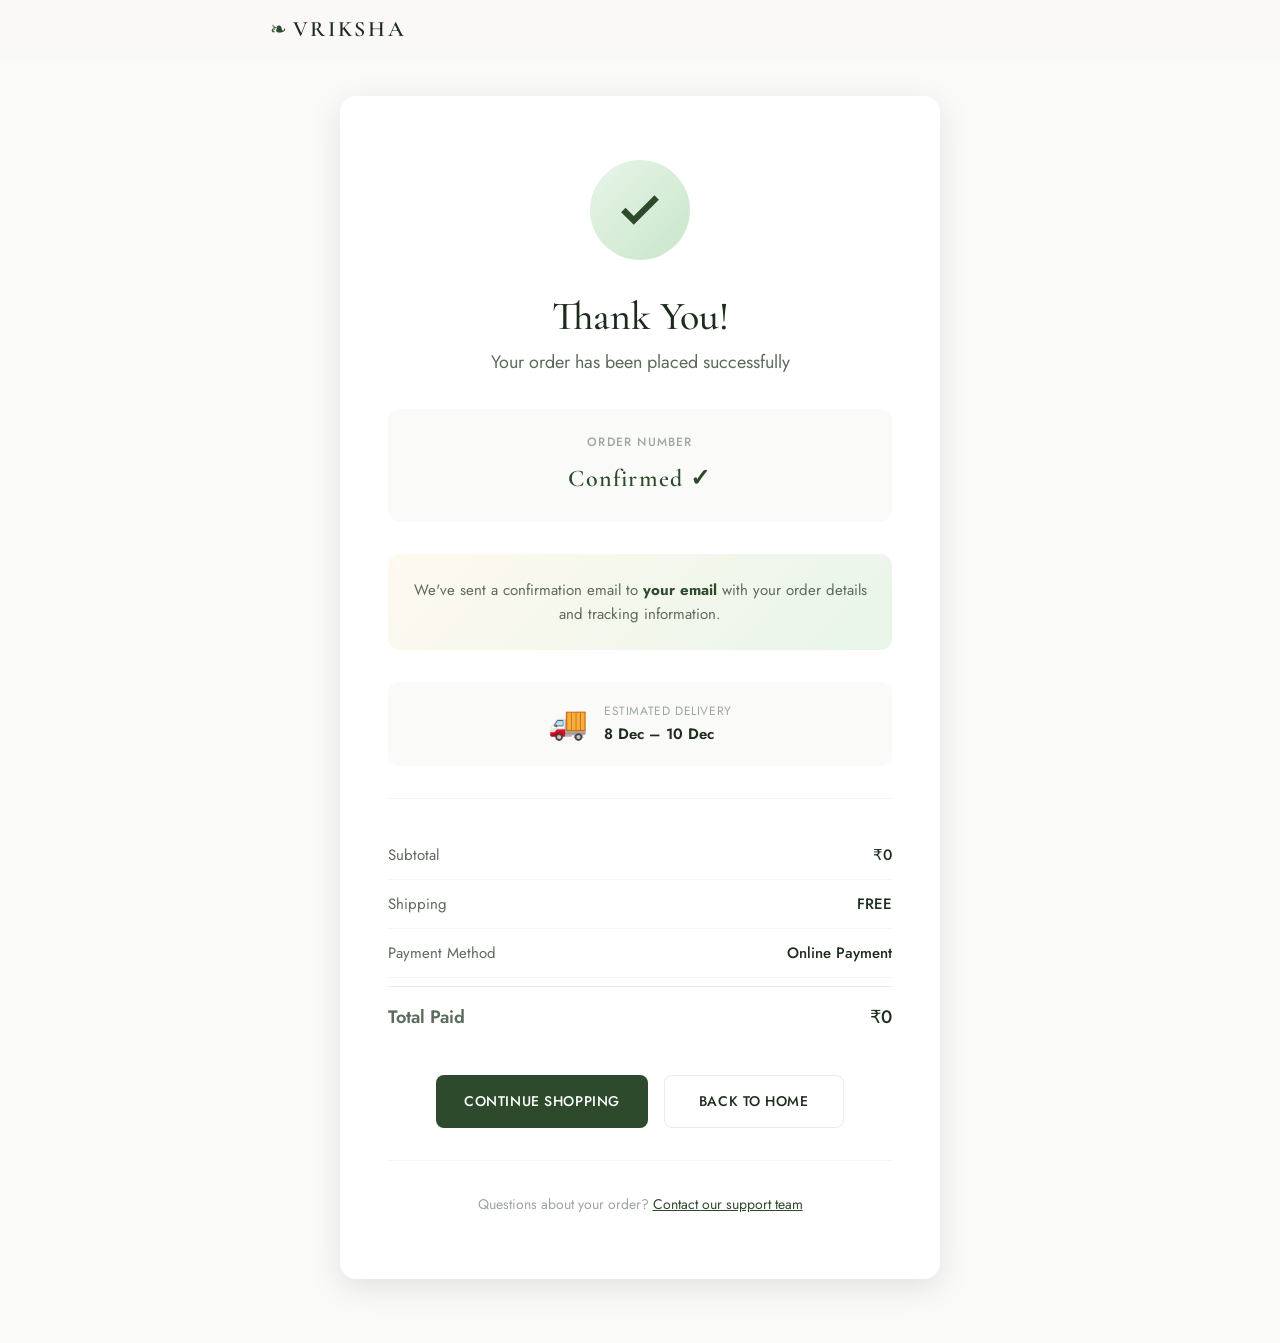
<file: order-confirmed.html>
<!DOCTYPE html>
<html lang="en">
<head>
    <meta charset="UTF-8">
    <meta name="viewport" content="width=device-width, initial-scale=1.0">
    <title>Order Confirmed | VRIKSHA</title>
    <link rel="preconnect" href="https://fonts.googleapis.com">
    <link rel="preconnect" href="https://fonts.gstatic.com" crossorigin>
    <link href="https://fonts.googleapis.com/css2?family=Cormorant+Garamond:ital,wght@0,300;0,400;0,500;0,600;0,700;1,400;1,500&family=Jost:wght@300;400;500;600&display=swap" rel="stylesheet">
    <link rel="stylesheet" href="styles.css">
    <style>
        .order-confirmation { min-height: 100vh; background: var(--color-bg); padding: 6rem 1.5rem 4rem; display: flex; align-items: center; justify-content: center; }
        .confirmation-card { background: var(--color-surface); border-radius: var(--radius-lg); padding: 3rem 2rem; max-width: 600px; width: 100%; text-align: center; box-shadow: var(--shadow-lg); }
        @media (min-width: 640px) { .confirmation-card { padding: 4rem 3rem; } }
        
        .success-animation { width: 100px; height: 100px; margin: 0 auto 2rem; position: relative; }
        .success-circle { width: 100%; height: 100%; border-radius: 50%; background: linear-gradient(135deg, var(--color-accent-green) 0%, #c8e6c9 100%); display: flex; align-items: center; justify-content: center; animation: scaleIn 0.5s ease; }
        .success-check { color: var(--color-primary); animation: checkDraw 0.5s ease 0.3s forwards; opacity: 0; }
        @keyframes scaleIn { 0% { transform: scale(0); } 100% { transform: scale(1); } }
        @keyframes checkDraw { 0% { opacity: 0; transform: scale(0.5); } 100% { opacity: 1; transform: scale(1); } }
        
        .confirmation-title { font-family: var(--font-display); font-size: clamp(1.75rem, 5vw, 2.5rem); margin-bottom: 0.5rem; color: var(--color-text); }
        .confirmation-subtitle { font-size: 1.125rem; color: var(--color-text-secondary); margin-bottom: 2rem; }
        
        .order-number-box { background: var(--color-bg); border-radius: var(--radius-md); padding: 1.5rem; margin-bottom: 2rem; }
        .order-label { font-size: 0.75rem; font-weight: 500; letter-spacing: 0.1em; text-transform: uppercase; color: var(--color-text-muted); margin-bottom: 0.5rem; }
        .order-number { font-family: var(--font-display); font-size: 1.5rem; font-weight: 600; color: var(--color-primary); letter-spacing: 0.05em; }
        
        .order-details { text-align: left; border-top: 1px solid var(--color-border-light); padding-top: 2rem; margin-bottom: 2rem; }
        .detail-row { display: flex; justify-content: space-between; padding: 0.75rem 0; border-bottom: 1px solid var(--color-border-light); }
        .detail-row:last-child { border-bottom: none; font-weight: 600; font-size: 1.125rem; padding-top: 1rem; margin-top: 0.5rem; border-top: 1px solid var(--color-border); }
        .detail-label { color: var(--color-text-secondary); }
        .detail-value { color: var(--color-text); font-weight: 500; }
        
        .confirmation-message { background: linear-gradient(135deg, var(--color-bg-cream) 0%, var(--color-accent-green) 100%); border-radius: var(--radius-md); padding: 1.5rem; margin-bottom: 2rem; }
        .confirmation-message p { font-size: 0.9375rem; color: var(--color-text-secondary); line-height: 1.6; margin: 0; }
        .confirmation-message strong { color: var(--color-primary); }
        
        .delivery-estimate { display: flex; align-items: center; justify-content: center; gap: 1rem; padding: 1rem; background: var(--color-bg); border-radius: var(--radius-md); margin-bottom: 2rem; }
        .delivery-icon { font-size: 2rem; }
        .delivery-text { text-align: left; }
        .delivery-label { font-size: 0.75rem; color: var(--color-text-muted); text-transform: uppercase; letter-spacing: 0.05em; }
        .delivery-date { font-weight: 600; color: var(--color-text); }
        
        .action-buttons { display: flex; flex-direction: column; gap: 1rem; }
        @media (min-width: 480px) { .action-buttons { flex-direction: row; justify-content: center; } }
        .action-buttons .btn { min-width: 180px; }
        
        .help-text { margin-top: 2rem; padding-top: 2rem; border-top: 1px solid var(--color-border-light); font-size: 0.875rem; color: var(--color-text-muted); }
        .help-text a { color: var(--color-primary); text-decoration: underline; }
        
        /* Confetti Animation */
        .confetti { position: fixed; top: 0; left: 0; width: 100%; height: 100%; pointer-events: none; z-index: 1000; overflow: hidden; }
        .confetti-piece { position: absolute; width: 10px; height: 10px; top: -10px; animation: confettiFall 3s ease-out forwards; }
        @keyframes confettiFall {
            0% { transform: translateY(0) rotate(0deg); opacity: 1; }
            100% { transform: translateY(100vh) rotate(720deg); opacity: 0; }
        }
    </style>
</head>
<body>
    <!-- Header -->
    <header class="header" id="header">
        <nav class="nav" style="justify-content: center;">
            <a href="index.html" class="logo">
                <span class="logo-icon">❧</span>
                <span class="logo-text">VRIKSHA</span>
            </a>
        </nav>
    </header>

    <main class="order-confirmation">
        <div class="confirmation-card">
            <div class="success-animation">
                <div class="success-circle">
                    <svg class="success-check" width="50" height="50" viewBox="0 0 24 24" fill="none" stroke="currentColor" stroke-width="3">
                        <polyline points="20 6 9 17 4 12"/>
                    </svg>
                </div>
            </div>

            <h1 class="confirmation-title">Thank You!</h1>
            <p class="confirmation-subtitle">Your order has been placed successfully</p>

            <div class="order-number-box">
                <div class="order-label">Order Number</div>
                <div class="order-number" id="orderNumber">VRK-2024-XXXX</div>
            </div>

            <div class="confirmation-message">
                <p>We've sent a confirmation email to <strong id="customerEmail">your email</strong> with your order details and tracking information.</p>
            </div>

            <div class="delivery-estimate">
                <span class="delivery-icon">🚚</span>
                <div class="delivery-text">
                    <div class="delivery-label">Estimated Delivery</div>
                    <div class="delivery-date" id="deliveryDate">In 3-5 business days</div>
                </div>
            </div>

            <div class="order-details" id="orderDetails">
                <div class="detail-row">
                    <span class="detail-label">Subtotal</span>
                    <span class="detail-value" id="subtotal">₹0</span>
                </div>
                <div class="detail-row">
                    <span class="detail-label">Shipping</span>
                    <span class="detail-value" id="shipping">FREE</span>
                </div>
                <div class="detail-row">
                    <span class="detail-label">Payment Method</span>
                    <span class="detail-value" id="paymentMethod">UPI</span>
                </div>
                <div class="detail-row">
                    <span class="detail-label">Total Paid</span>
                    <span class="detail-value" id="totalPaid">₹0</span>
                </div>
            </div>

            <div class="action-buttons">
                <a href="shop.html" class="btn btn-primary">Continue Shopping</a>
                <a href="index.html" class="btn btn-secondary">Back to Home</a>
            </div>

            <div class="help-text">
                <p>Questions about your order? <a href="contact.html">Contact our support team</a></p>
            </div>
        </div>
    </main>

    <!-- Confetti Container -->
    <div class="confetti" id="confetti"></div>

    <script src="products.js"></script>
    <script src="cart.js"></script>
    <script>
        const BACKEND_URL = 'https://vriksha-production.up.railway.app';

        document.addEventListener('DOMContentLoaded', async () => {
            // Read real order ID from URL — e.g. order-confirmed.html?order=VRK-xxx
            const params   = new URLSearchParams(window.location.search);
            const orderId  = params.get('order');
            const method   = params.get('method'); // 'cod' if COD order

            // Show the order ID immediately
            if (orderId) {
                document.getElementById('orderNumber').textContent = orderId;
            } else {
                document.getElementById('orderNumber').textContent = 'Confirmed ✓';
            }

            // Payment method label
            if (method === 'cod') {
                document.getElementById('paymentMethod').textContent = 'Cash on Delivery';
            } else {
                document.getElementById('paymentMethod').textContent = 'Online Payment';
            }

            // Try to fetch real order data from backend
            if (orderId) {
                try {
                    const res = await fetch(`${BACKEND_URL}/api/payment/order-status?orderId=${encodeURIComponent(orderId)}`);
                    if (res.ok) {
                        const order = await res.json();
                        if (order.customer?.email) {
                            document.getElementById('customerEmail').textContent = order.customer.email;
                        }
                        if (order.subtotal != null) {
                            document.getElementById('subtotal').textContent = '₹' + Number(order.subtotal).toLocaleString('en-IN');
                        }
                        if (order.shippingCharge != null) {
                            document.getElementById('shipping').textContent = order.shippingCharge === 0 ? 'FREE' : '₹' + order.shippingCharge;
                        }
                        if (order.total != null) {
                            document.getElementById('totalPaid').textContent = '₹' + Number(order.total).toLocaleString('en-IN');
                        }
                        if (order.paymentMethod) {
                            document.getElementById('paymentMethod').textContent = order.paymentMethod === 'cod' ? 'Cash on Delivery' : 'Online Payment';
                        }
                    }
                } catch (e) {
                    console.log('Could not fetch order details:', e.message);
                    // Non-critical — page still works without it
                }
            }

            // Delivery date (3-5 business days)
            const today = new Date();
            const deliveryStart = new Date(today); deliveryStart.setDate(today.getDate() + 3);
            const deliveryEnd   = new Date(today); deliveryEnd.setDate(today.getDate() + 5);
            const fmt = { month: 'short', day: 'numeric' };
            document.getElementById('deliveryDate').textContent =
                `${deliveryStart.toLocaleDateString('en-IN', fmt)} – ${deliveryEnd.toLocaleDateString('en-IN', fmt)}`;

            // Clear cart only when arriving from a real order
            if (orderId) localStorage.removeItem('vriksha_cart');

            // Confetti
            createConfetti();
        });

        function createConfetti() {
            const confettiContainer = document.getElementById('confetti');
            const colors = ['#4a6741', '#c9a962', '#a5d6a7', '#fff59d', '#81c784'];
            
            for (let i = 0; i < 50; i++) {
                const piece = document.createElement('div');
                piece.className = 'confetti-piece';
                piece.style.left = Math.random() * 100 + '%';
                piece.style.background = colors[Math.floor(Math.random() * colors.length)];
                piece.style.animationDelay = Math.random() * 2 + 's';
                piece.style.animationDuration = (Math.random() * 2 + 2) + 's';
                confettiContainer.appendChild(piece);
            }

            // Remove confetti after animation
            setTimeout(() => {
                confettiContainer.innerHTML = '';
            }, 5000);
        }
    </script>
</body>
</html>
</file>
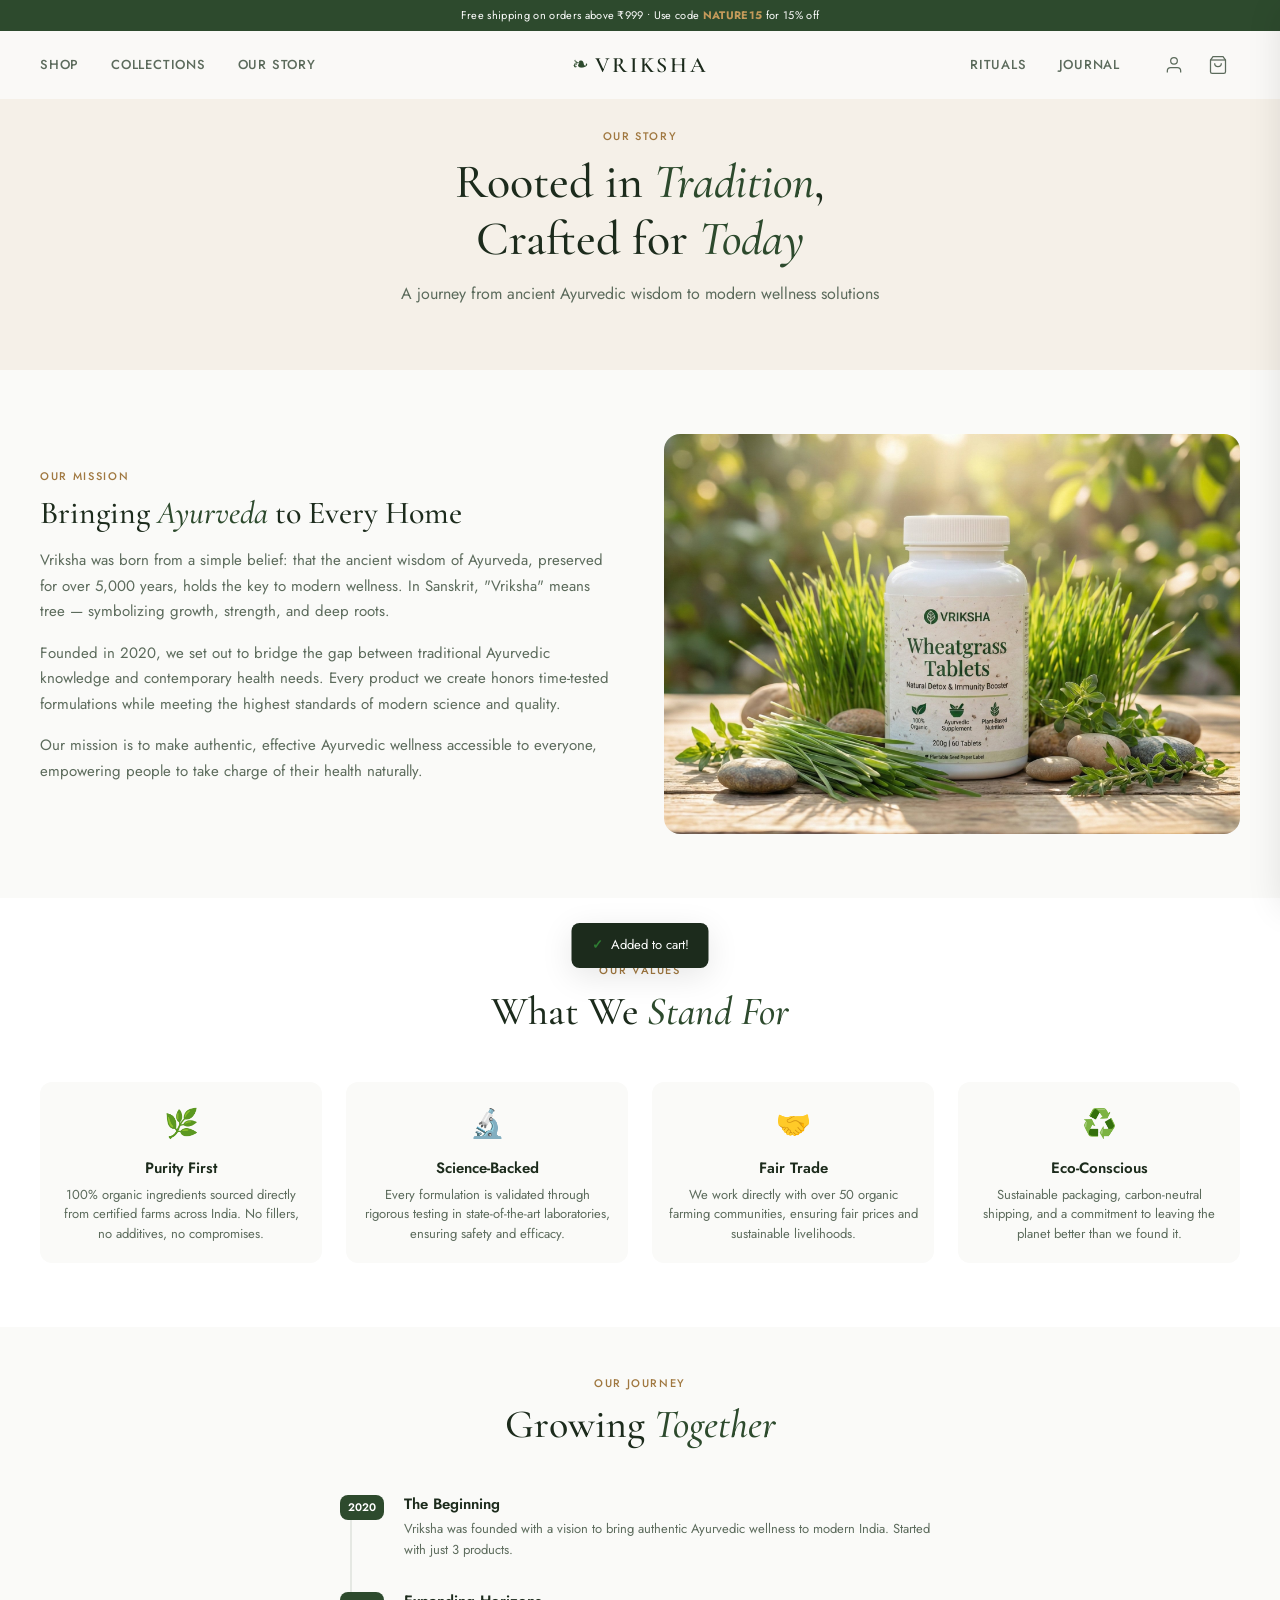
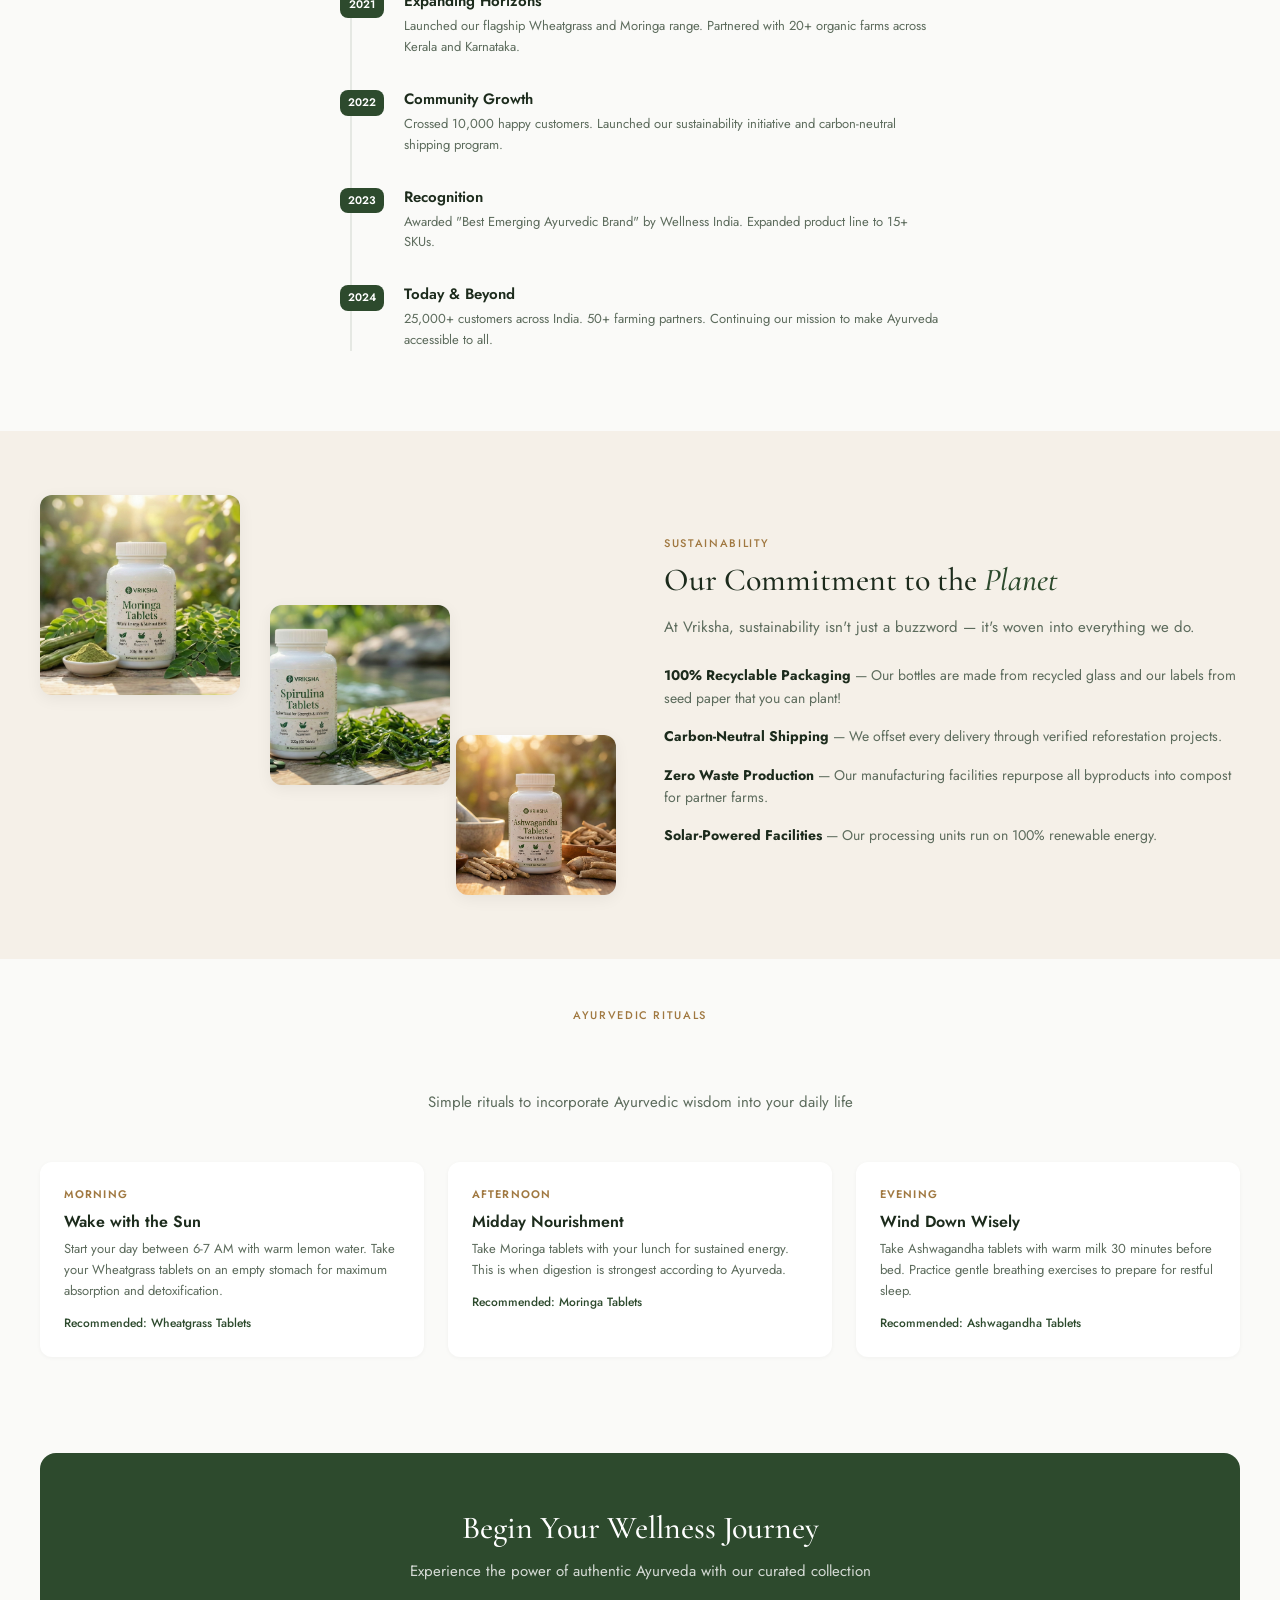
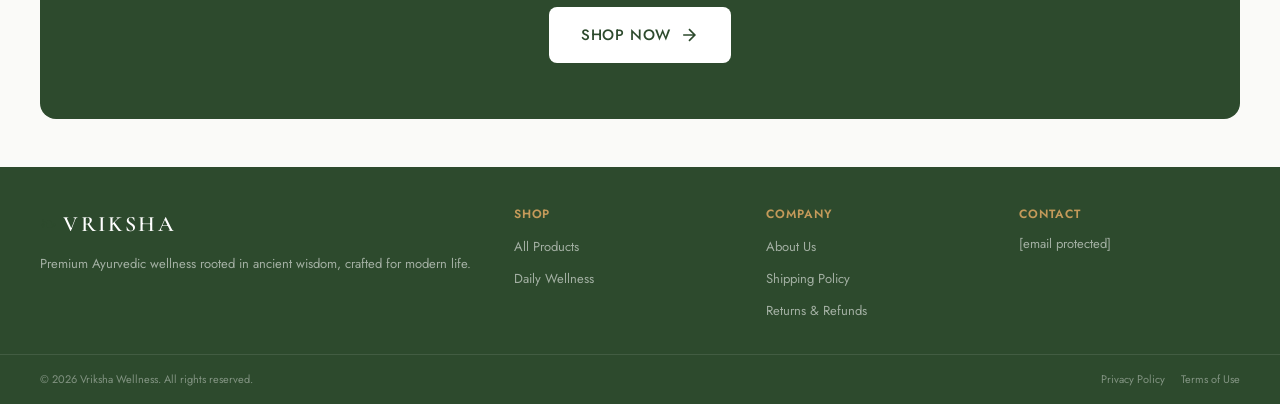
<file: our-story.html>
<!DOCTYPE html>
<html lang="en">
<head>
    <meta charset="UTF-8">
    <meta name="viewport" content="width=device-width, initial-scale=1.0">
    <title>Our Story | VRIKSHA - Premium Ayurvedic Wellness</title>
    <link rel="preconnect" href="https://fonts.googleapis.com">
    <link rel="preconnect" href="https://fonts.gstatic.com" crossorigin>
    <link href="https://fonts.googleapis.com/css2?family=Cormorant+Garamond:ital,wght@0,300;0,400;0,500;0,600;0,700;1,400;1,500&family=Jost:wght@300;400;500;600&display=swap" rel="stylesheet">
    <link rel="stylesheet" href="styles.css">
</head>
<body>
    <!-- Cart Sidebar -->
    <div class="cart-overlay" id="cartOverlay"></div>
    <aside class="cart-sidebar" id="cartSidebar">
        <div class="cart-header">
            <h3>Your Cart</h3>
            <button class="cart-close" id="cartClose">
                <svg width="24" height="24" viewBox="0 0 24 24" fill="none" stroke="currentColor" stroke-width="2"><path d="M18 6L6 18M6 6l12 12"/></svg>
            </button>
        </div>
        <div class="cart-items" id="cartItems"></div>
        <div class="cart-empty" id="cartEmpty">
            <span class="cart-empty-icon">🛒</span>
            <p>Your cart is empty</p>
        </div>
        <div class="cart-footer" id="cartFooter">
            <div class="cart-subtotal"><span>Subtotal</span><span id="cartSubtotal">₹0</span></div>
            <button class="btn btn-primary btn-full" id="checkoutBtn">Proceed to Checkout</button>
        </div>
    </aside>

    <!-- Navigation -->
    <header class="header" id="header">
        <div class="announcement-bar">
            <p>Free shipping on orders above ₹999 • Use code <strong>NATURE15</strong> for 15% off</p>
        </div>
        <nav class="nav">
            <button class="mobile-menu-btn" id="mobileMenuBtn" aria-label="Menu">
                <span></span><span></span><span></span>
            </button>
            <div class="nav-left">
                <a href="shop.html" class="nav-link">Shop</a>
                <a href="shop.html#collections" class="nav-link">Collections</a>
                <a href="our-story.html" class="nav-link">Our Story</a>
            </div>
            <a href="index.html" class="logo">
                <span class="logo-icon">❧</span>
                <span class="logo-text">VRIKSHA</span>
            </a>
            <div class="nav-right">
                <a href="our-story.html#rituals" class="nav-link">Rituals</a>
                <a href="our-story.html#journal" class="nav-link">Journal</a>
                <div class="nav-icons">
                    <button class="icon-btn" id="userBtnDesktop" data-action="account" aria-label="Account">
                        <svg width="20" height="20" viewBox="0 0 24 24" fill="none" stroke="currentColor" stroke-width="1.5">
                            <path d="M20 21v-2a4 4 0 00-4-4H8a4 4 0 00-4 4v2"/><circle cx="12" cy="7" r="4"/>
                        </svg>
                    </button>
                    <button class="icon-btn cart-btn" id="cartBtn" aria-label="Cart">
                        <svg width="20" height="20" viewBox="0 0 24 24" fill="none" stroke="currentColor" stroke-width="1.5">
                            <path d="M6 2L3 6v14a2 2 0 002 2h14a2 2 0 002-2V6l-3-4z"/>
                            <path d="M3 6h18"/><path d="M16 10a4 4 0 01-8 0"/>
                        </svg>
                        <span class="cart-count" id="cartCount">0</span>
                    </button>
                </div>
            </div>
        </nav>
    </header>

    <!-- Mobile Nav Overlay -->
    <div class="mobile-nav-overlay" id="mobileNavOverlay"></div>

    <!-- Mobile Navigation -->
    <div class="mobile-nav" id="mobileNav">
        <div class="mobile-nav-content">
            <a href="index.html" class="mobile-nav-link">Home</a>
            <a href="shop.html" class="mobile-nav-link">Shop</a>
            <a href="our-story.html" class="mobile-nav-link">Our Story</a>
            <a href="contact.html" class="mobile-nav-link">Contact</a>
        </div>
        <div class="mobile-nav-footer">
            <p>❧ VRIKSHA · Rooted in Ancient Wisdom</p>
        </div>
    </div>

    <!-- Mobile Menu -->
   

    <main>
        <!-- Story Hero -->
        <section class="story-hero">
            <div class="story-hero-bg"></div>
            <div class="container">
                <div class="story-hero-content">
                    <span class="section-tag reveal-up">Our Story</span>
                    <h1 class="reveal-up" style="--delay: 0.1s">Rooted in <em>Tradition</em>,<br>Crafted for <em>Today</em></h1>
                    <p class="reveal-up" style="--delay: 0.2s">A journey from ancient Ayurvedic wisdom to modern wellness solutions</p>
                </div>
            </div>
        </section>

        <!-- Mission Section -->
        <section class="mission-section">
            <div class="container">
                <div class="mission-grid">
                    <div class="mission-content">
                        <span class="section-tag reveal-up">Our Mission</span>
                        <h2 class="reveal-up" style="--delay: 0.1s">Bringing <em>Ayurveda</em> to Every Home</h2>
                        <div class="mission-text reveal-up" style="--delay: 0.2s">
                            <p>Vriksha was born from a simple belief: that the ancient wisdom of Ayurveda, preserved for over 5,000 years, holds the key to modern wellness. In Sanskrit, "Vriksha" means tree — symbolizing growth, strength, and deep roots.</p>
                            <p>Founded in 2020, we set out to bridge the gap between traditional Ayurvedic knowledge and contemporary health needs. Every product we create honors time-tested formulations while meeting the highest standards of modern science and quality.</p>
                            <p>Our mission is to make authentic, effective Ayurvedic wellness accessible to everyone, empowering people to take charge of their health naturally.</p>
                        </div>
                    </div>
                    <div class="mission-visual reveal-up" style="--delay: 0.2s">
                        <div class="mission-image">
                            <img src="images/wheatgrass-hero.png" alt="Our Founders" class="mission-img">
                        </div>
                    </div>
                </div>
            </div>
        </section>

        <!-- Values Section -->
        <section class="values-section" id="journey">
            <div class="container">
                <div class="section-header">
                    <span class="section-tag reveal-up">Our Values</span>
                    <h2 class="section-title reveal-up" style="--delay: 0.1s">What We <em>Stand For</em></h2>
                </div>
                <div class="values-grid">
                    <div class="value-card reveal-up" style="--delay: 0.1s">
                        <div class="value-icon">🌿</div>
                        <h3>Purity First</h3>
                        <p>100% organic ingredients sourced directly from certified farms across India. No fillers, no additives, no compromises.</p>
                    </div>
                    <div class="value-card reveal-up" style="--delay: 0.2s">
                        <div class="value-icon">🔬</div>
                        <h3>Science-Backed</h3>
                        <p>Every formulation is validated through rigorous testing in state-of-the-art laboratories, ensuring safety and efficacy.</p>
                    </div>
                    <div class="value-card reveal-up" style="--delay: 0.3s">
                        <div class="value-icon">🤝</div>
                        <h3>Fair Trade</h3>
                        <p>We work directly with over 50 organic farming communities, ensuring fair prices and sustainable livelihoods.</p>
                    </div>
                    <div class="value-card reveal-up" style="--delay: 0.4s">
                        <div class="value-icon">♻️</div>
                        <h3>Eco-Conscious</h3>
                        <p>Sustainable packaging, carbon-neutral shipping, and a commitment to leaving the planet better than we found it.</p>
                    </div>
                </div>
            </div>
        </section>

        <!-- Timeline Section -->
        <section class="timeline-section">
            <div class="container">
                <div class="section-header">
                    <span class="section-tag reveal-up">Our Journey</span>
                    <h2 class="section-title reveal-up" style="--delay: 0.1s">Growing <em>Together</em></h2>
                </div>
                <div class="timeline">
                    <div class="timeline-item reveal-up" style="--delay: 0.1s">
                        <div class="timeline-marker">2020</div>
                        <div class="timeline-content">
                            <h3>The Beginning</h3>
                            <p>Vriksha was founded with a vision to bring authentic Ayurvedic wellness to modern India. Started with just 3 products.</p>
                        </div>
                    </div>
                    <div class="timeline-item reveal-up" style="--delay: 0.2s">
                        <div class="timeline-marker">2021</div>
                        <div class="timeline-content">
                            <h3>Expanding Horizons</h3>
                            <p>Launched our flagship Wheatgrass and Moringa range. Partnered with 20+ organic farms across Kerala and Karnataka.</p>
                        </div>
                    </div>
                    <div class="timeline-item reveal-up" style="--delay: 0.3s">
                        <div class="timeline-marker">2022</div>
                        <div class="timeline-content">
                            <h3>Community Growth</h3>
                            <p>Crossed 10,000 happy customers. Launched our sustainability initiative and carbon-neutral shipping program.</p>
                        </div>
                    </div>
                    <div class="timeline-item reveal-up" style="--delay: 0.4s">
                        <div class="timeline-marker">2023</div>
                        <div class="timeline-content">
                            <h3>Recognition</h3>
                            <p>Awarded "Best Emerging Ayurvedic Brand" by Wellness India. Expanded product line to 15+ SKUs.</p>
                        </div>
                    </div>
                    <div class="timeline-item reveal-up" style="--delay: 0.5s">
                        <div class="timeline-marker">2024</div>
                        <div class="timeline-content">
                            <h3>Today & Beyond</h3>
                            <p>25,000+ customers across India. 50+ farming partners. Continuing our mission to make Ayurveda accessible to all.</p>
                        </div>
                    </div>
                </div>
            </div>
        </section>

        <!-- Sustainability Section -->
        <section class="sustainability-section" id="sustainability">
            <div class="container">
                <div class="sustainability-grid">
                    <div class="sustainability-visual reveal-up">
                        <div class="sustainability-images">
                            <div class="sus-image sus-1">
                                <img src="images/moringa-hero.png" alt="Organic Farms" class="sus-img">
                            </div>
                            <div class="sus-image sus-2">
                                <img src="images/spirulina-hero.png" alt="Eco Packaging" class="sus-img">
                            </div>
                            <div class="sus-image sus-3">
                                <img src="images/ashwagandha-hero.png" alt="Clean Energy" class="sus-img">
                            </div>
                        </div>
                    </div>
                    <div class="sustainability-content">
                        <span class="section-tag reveal-up">Sustainability</span>
                        <h2 class="reveal-up" style="--delay: 0.1s">Our Commitment to the <em>Planet</em></h2>
                        <div class="sustainability-text reveal-up" style="--delay: 0.2s">
                            <p>At Vriksha, sustainability isn't just a buzzword — it's woven into everything we do.</p>
                            <ul class="sustainability-list">
                                <li><strong>100% Recyclable Packaging</strong> — Our bottles are made from recycled glass and our labels from seed paper that you can plant!</li>
                                <li><strong>Carbon-Neutral Shipping</strong> — We offset every delivery through verified reforestation projects.</li>
                                <li><strong>Zero Waste Production</strong> — Our manufacturing facilities repurpose all byproducts into compost for partner farms.</li>
                                <li><strong>Solar-Powered Facilities</strong> — Our processing units run on 100% renewable energy.</li>
                            </ul>
                        </div>
                    </div>
                </div>
            </div>
        </section>

        <!-- Rituals Section -->
        <section class="rituals-section" id="rituals">
            <div class="container">
                <div class="section-header">
                    <span class="section-tag reveal-up">Ayurvedic Rituals</span>
                    <h2 class="section-title reveal-up" style="--delay: 0.1s">Daily Wellness <em>Practices</em></h2>
                    <p class="section-desc reveal-up" style="--delay: 0.2s">Simple rituals to incorporate Ayurvedic wisdom into your daily life</p>
                </div>
                <div class="rituals-grid">
                    <div class="ritual-card reveal-up" style="--delay: 0.1s">
                        <div class="ritual-time">Morning</div>
                        <h3>Wake with the Sun</h3>
                        <p>Start your day between 6-7 AM with warm lemon water. Take your Wheatgrass tablets on an empty stomach for maximum absorption and detoxification.</p>
                        <div class="ritual-products">
                            <span>Recommended: Wheatgrass Tablets</span>
                        </div>
                    </div>
                    <div class="ritual-card reveal-up" style="--delay: 0.2s">
                        <div class="ritual-time">Afternoon</div>
                        <h3>Midday Nourishment</h3>
                        <p>Take Moringa tablets with your lunch for sustained energy. This is when digestion is strongest according to Ayurveda.</p>
                        <div class="ritual-products">
                            <span>Recommended: Moringa Tablets</span>
                        </div>
                    </div>
                    <div class="ritual-card reveal-up" style="--delay: 0.3s">
                        <div class="ritual-time">Evening</div>
                        <h3>Wind Down Wisely</h3>
                        <p>Take Ashwagandha tablets with warm milk 30 minutes before bed. Practice gentle breathing exercises to prepare for restful sleep.</p>
                        <div class="ritual-products">
                            <span>Recommended: Ashwagandha Tablets</span>
                        </div>
                    </div>
                </div>
            </div>
        </section>

        <!-- CTA Section -->
        <section class="cta-section">
            <div class="container">
                <div class="cta-card reveal-up">
                    <h2>Begin Your Wellness Journey</h2>
                    <p>Experience the power of authentic Ayurveda with our curated collection</p>
                    <a href="shop.html" class="btn btn-primary btn-large">
                        Shop Now
                        <svg width="20" height="20" viewBox="0 0 24 24" fill="none" stroke="currentColor" stroke-width="2">
                            <path d="M5 12h14M12 5l7 7-7 7"/>
                        </svg>
                    </a>
                </div>
            </div>
        </section>
    </main>

        <!-- Footer -->
    <!-- Footer -->
        <!-- Footer -->
    <footer class="footer">
        <div class="footer-top">
            <div class="container">
                <div class="footer-grid">
                    <div class="footer-brand">
                        <a href="index.html" class="footer-logo">
                            <span class="logo-icon">❧</span>
                            <span class="logo-text">VRIKSHA</span>
                        </a>
                        <p>Premium Ayurvedic wellness rooted in ancient wisdom, crafted for modern life.</p>
                    </div>
                    <div class="footer-links">
                        <h4>Shop</h4>
                        <ul>
                            <li><a href="shop.html">All Products</a></li>
                            <li><a href="shop.html?category=daily-wellness">Daily Wellness</a></li>
                        </ul>
                    </div>
                    <div class="footer-links">
                        <h4>Company</h4>
                        <ul>
                            <li><a href="our-story.html">About Us</a></li>
                            <li><a href="shipping.html">Shipping Policy</a></li>
                            <li><a href="returns.html">Returns &amp; Refunds</a></li>
                        </ul>
                    </div>
                    <div class="footer-contact">
                        <h4>Contact</h4>
                        <p><a href="/cdn-cgi/l/email-protection#ed8588818182ad9b9f84869e858cc38483"><span class="__cf_email__" data-cfemail="4d25282121220d3b3f24263e252c632423">[email&#160;protected]</span></a></p>
                    </div>
                </div>
            </div>
        </div>
        <div class="footer-bottom">
            <div class="container">
                <div class="footer-bottom-inner">
                    <p>© 2026 Vriksha Wellness. All rights reserved.</p>
                    <div class="footer-legal">
                        <a href="privacy.html">Privacy Policy</a>
                        <a href="terms.html">Terms of Use</a>
                    </div>
                </div>
            </div>
        </div>
    </footer>

    <button class="back-to-top" id="backToTop"><svg width="24" height="24" viewBox="0 0 24 24" fill="none" stroke="currentColor" stroke-width="2"><path d="M12 19V5M5 12l7-7 7 7"/></svg></button>
    <div class="toast" id="toast"><span class="toast-icon">✓</span><span class="toast-message" id="toastMessage">Added to cart!</span></div>

    <!-- Mobile Bottom Nav -->
        <nav class="mobile-bottom-nav">
        <a href="index.html" class="bottom-nav-item active">
            <svg viewBox="0 0 24 24" fill="none" stroke="currentColor" stroke-width="1.75"><path d="M3 9l9-7 9 7v11a2 2 0 01-2 2H5a2 2 0 01-2-2z"/><polyline points="9 22 9 12 15 12 15 22"/></svg>
            <span>Home</span>
        </a>
        <a href="shop.html" class="bottom-nav-item">
            <svg viewBox="0 0 24 24" fill="none" stroke="currentColor" stroke-width="1.75"><circle cx="9" cy="21" r="1"/><circle cx="20" cy="21" r="1"/><path d="M1 1h4l2.68 13.39a2 2 0 002 1.61h9.72a2 2 0 001.95-1.57l1.65-8.42H6"/></svg>
            <span>Shop</span>
        </a>
        <a href="account.html" class="bottom-nav-item">
            <svg viewBox="0 0 24 24" fill="none" stroke="currentColor" stroke-width="1.75"><path d="M20 21v-2a4 4 0 00-4-4H8a4 4 0 00-4 4v2"/><circle cx="12" cy="7" r="4"/></svg>
            <span>Account</span>
        </a>
        <a href="#" class="bottom-nav-item" onclick="if(window.cart)cart.openCart();return false;">
            <svg viewBox="0 0 24 24" fill="none" stroke="currentColor" stroke-width="1.75"><path d="M6 2L3 6v14a2 2 0 002 2h14a2 2 0 002-2V6l-3-4z"/><line x1="3" y1="6" x2="21" y2="6"/><path d="M16 10a4 4 0 01-8 0"/></svg>
            <span id="bottomCartBadge" class="bottom-nav-badge" style="display:none;">0</span>
            <span>Cart</span>
        </a>
    </nav>

    <script data-cfasync="false" src="products.js"></script>
    <script data-cfasync="false" src="cart.js"></script>
    <script data-cfasync="false" src="auth.js"></script>
    <script src="script.js"></script>
    <script>
    // Cart badge sync for bottom nav
    setInterval(function(){
        var b=document.getElementById('bottomCartBadge');if(!b)return;
        var c=parseInt((document.getElementById('cartCount')||{}).textContent||'0');
        b.textContent=c;b.style.display=c>0?'flex':'none';
    },400);
    </script>
</body>
</html>
</file>
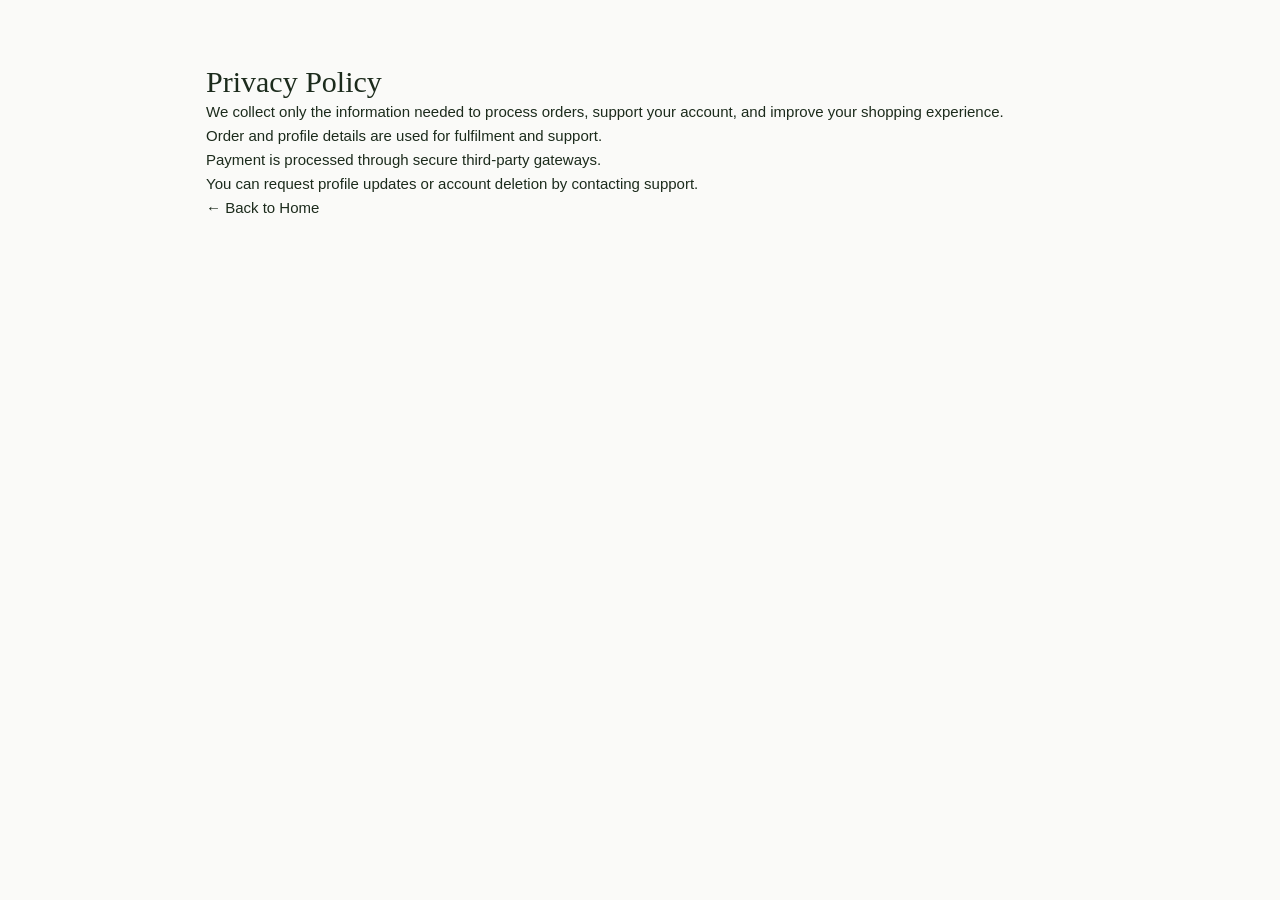
<file: privacy.html>
<!DOCTYPE html>
<html lang="en">
<head><meta charset="UTF-8"><meta name="viewport" content="width=device-width, initial-scale=1.0"><title>Privacy Policy | VRIKSHA</title><link rel="stylesheet" href="styles.css"></head>
<body>
  <main style="max-width:900px;margin:4rem auto;padding:0 1rem;">
    <h1>Privacy Policy</h1>
    <p>We collect only the information needed to process orders, support your account, and improve your shopping experience.</p>
    <ul>
      <li>Order and profile details are used for fulfilment and support.</li>
      <li>Payment is processed through secure third-party gateways.</li>
      <li>You can request profile updates or account deletion by contacting support.</li>
    </ul>
    <p><a href="index.html">← Back to Home</a></p>
  </main>
</body>
</html>
</file>
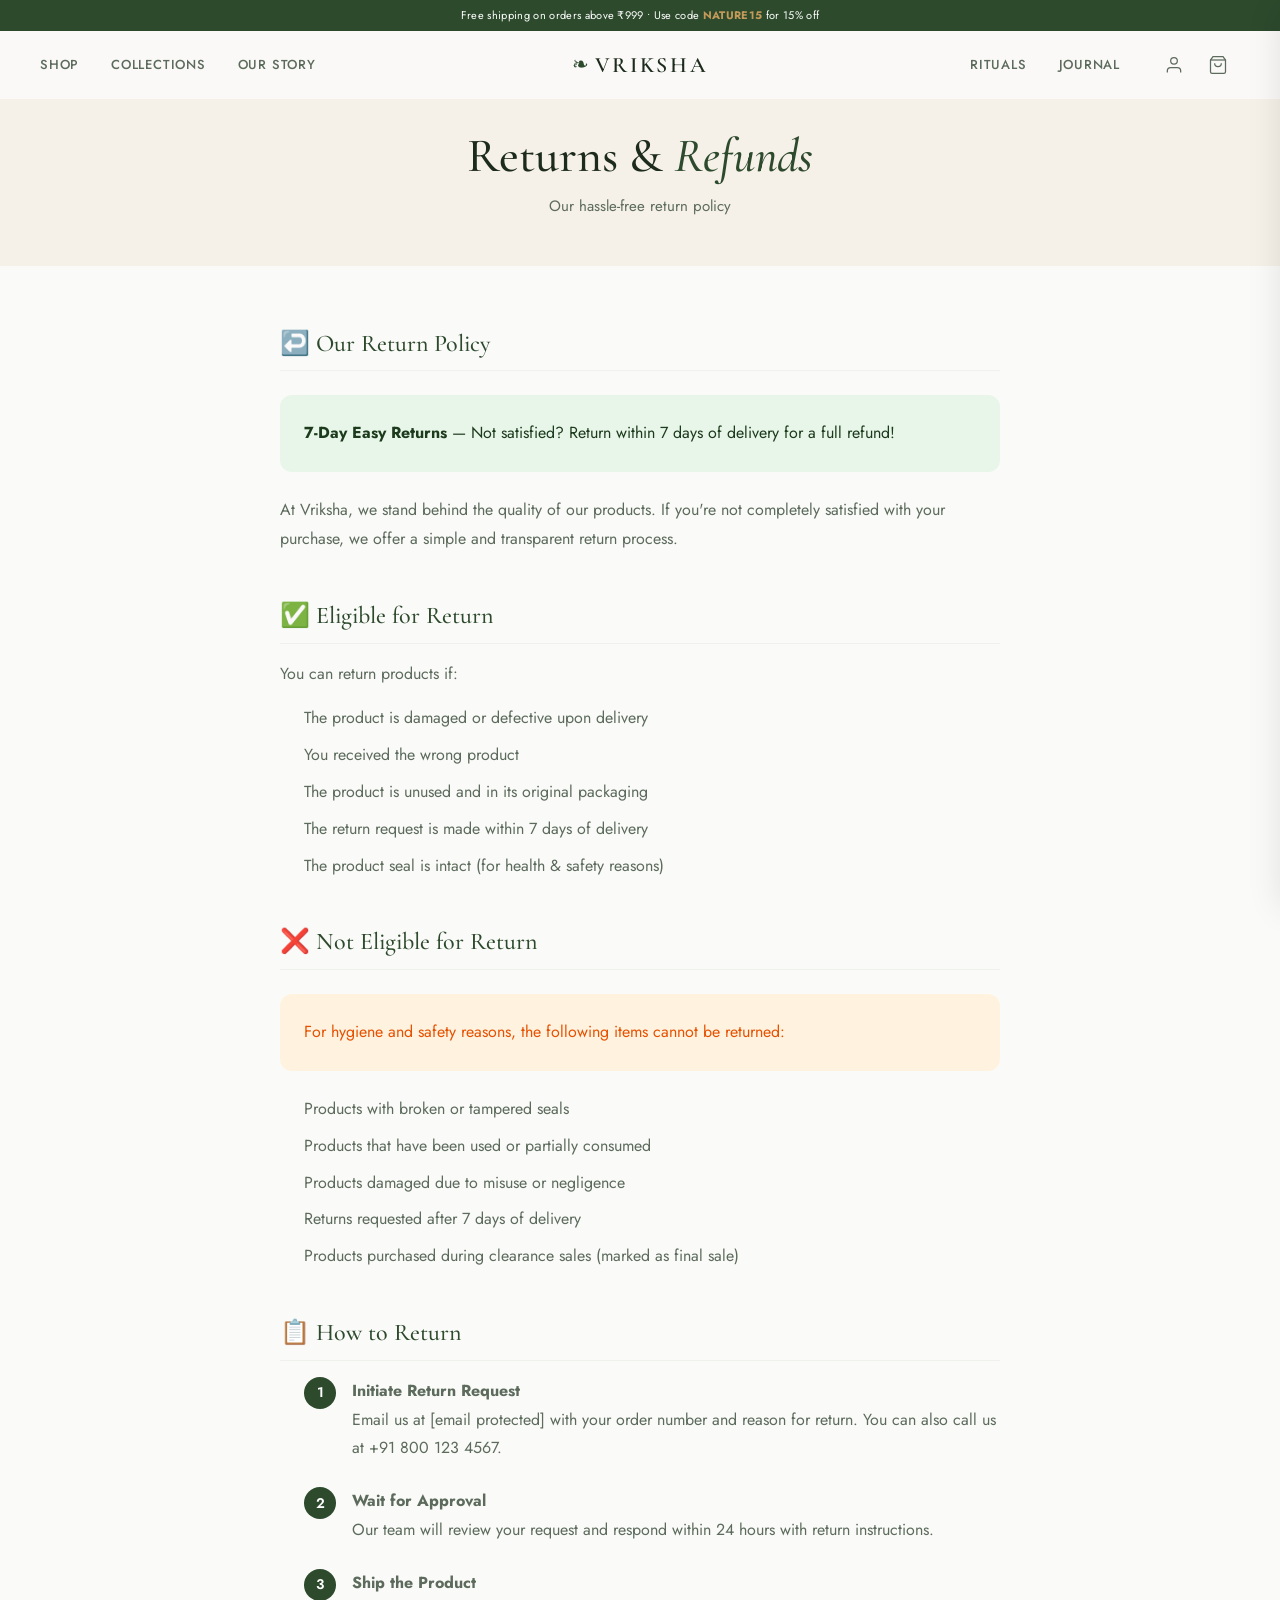
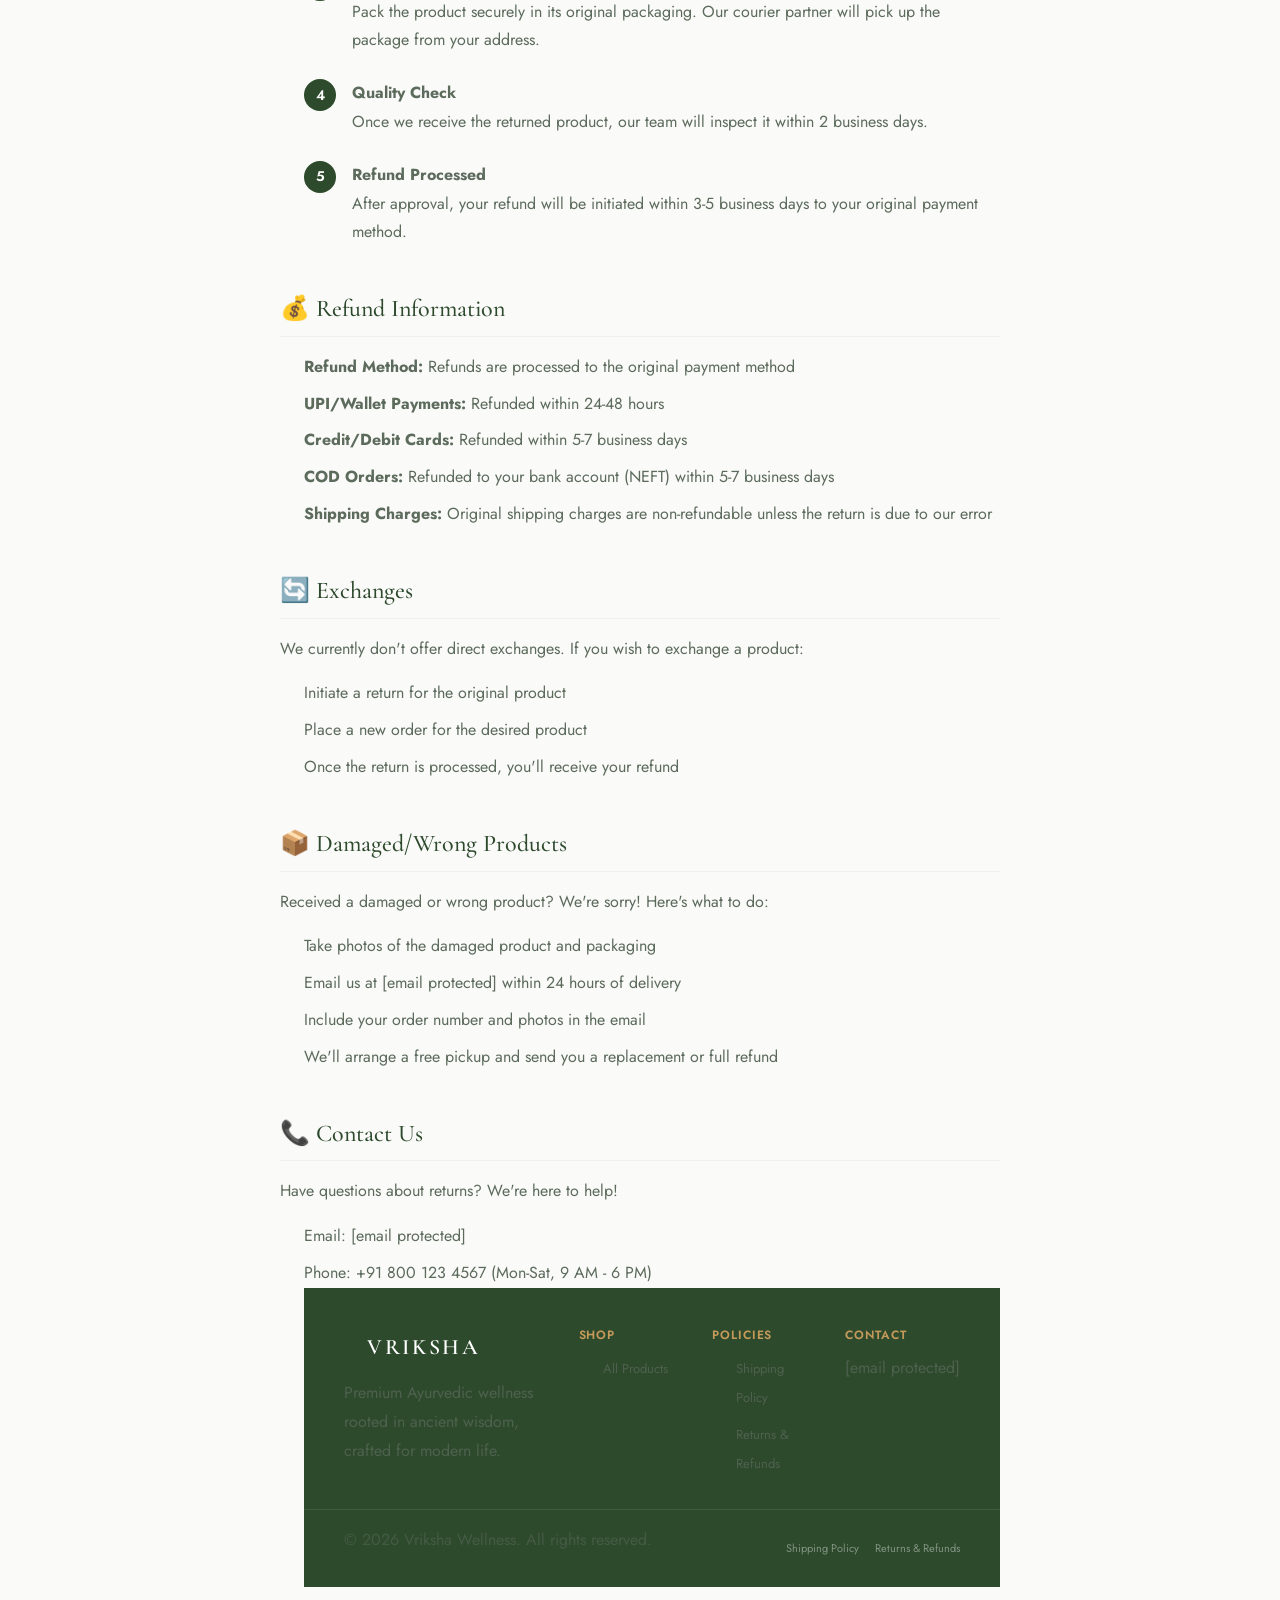
<file: returns.html>
<!DOCTYPE html>
<html lang="en">
<head>
    <meta charset="UTF-8">
    <meta name="viewport" content="width=device-width, initial-scale=1.0">
    <title>Returns & Refunds | VRIKSHA</title>
    <link rel="preconnect" href="https://fonts.googleapis.com">
    <link rel="preconnect" href="https://fonts.gstatic.com" crossorigin>
    <link href="https://fonts.googleapis.com/css2?family=Cormorant+Garamond:ital,wght@0,300;0,400;0,500;0,600;0,700;1,400;1,500&family=Jost:wght@300;400;500;600&display=swap" rel="stylesheet">
    <link rel="stylesheet" href="styles.css">
    <style>
        .policy-hero { padding: 8rem 0 3rem; background: var(--color-bg-warm); text-align: center; }
        .policy-hero h1 { font-family: var(--font-display); font-size: clamp(2rem, 5vw, 3rem); margin-bottom: 0.5rem; }
        .policy-hero p { color: var(--color-text-secondary); }
        .policy-content { padding: 4rem 0; background: var(--color-bg); }
        .policy-container { max-width: 800px; margin: 0 auto; }
        .policy-section { margin-bottom: 3rem; }
        .policy-section h2 { font-family: var(--font-display); font-size: 1.5rem; color: var(--color-primary); margin-bottom: 1rem; padding-bottom: 0.75rem; border-bottom: 1px solid var(--color-border-light); }
        .policy-section p, .policy-section li { font-size: 1rem; color: var(--color-text-secondary); line-height: 1.8; margin-bottom: 1rem; }
        .policy-section ul, .policy-section ol { padding-left: 1.5rem; }
        .policy-section li { margin-bottom: 0.5rem; }
        .highlight-box { background: var(--color-accent-green); border-radius: var(--radius-md); padding: 1.5rem; margin: 1.5rem 0; }
        .highlight-box p { margin-bottom: 0; color: var(--color-primary-dark); }
        .highlight-box.warning { background: #fff3e0; }
        .highlight-box.warning p { color: #e65100; }
        .steps-list { counter-reset: step; list-style: none; padding-left: 0; }
        .steps-list li { position: relative; padding-left: 3rem; margin-bottom: 1.5rem; }
        .steps-list li::before { counter-increment: step; content: counter(step); position: absolute; left: 0; top: 0; width: 2rem; height: 2rem; background: var(--color-primary); color: white; border-radius: 50%; display: flex; align-items: center; justify-content: center; font-weight: 600; font-size: 0.875rem; }
    </style>
</head>
<body>
    <!-- Header -->

    <!-- Cart Sidebar -->
    <div class="cart-overlay" id="cartOverlay"></div>
    <aside class="cart-sidebar" id="cartSidebar">
        <div class="cart-header">
            <h3>Your Cart</h3>
            <button class="cart-close" id="cartClose">
                <svg width="24" height="24" viewBox="0 0 24 24" fill="none" stroke="currentColor" stroke-width="2"><path d="M18 6L6 18M6 6l12 12"/></svg>
            </button>
        </div>
        <div class="cart-items" id="cartItems"></div>
        <div class="cart-empty" id="cartEmpty">
            <span class="cart-empty-icon">🛒</span>
            <p>Your cart is empty</p>
        </div>
        <div class="cart-footer" id="cartFooter">
            <div class="cart-subtotal"><span>Subtotal</span><span id="cartSubtotal">₹0</span></div>
            <p class="cart-note">Shipping calculated at checkout</p>
            <button class="btn btn-primary btn-full" id="checkoutBtn">Proceed to Checkout</button>
        </div>
    </aside>

    <!-- Navigation -->
    <header class="header" id="header">
        <div class="announcement-bar">
            <p>Free shipping on orders above ₹999 • Use code <strong>NATURE15</strong> for 15% off</p>
        </div>
        <nav class="nav">
            <button class="mobile-menu-btn" id="mobileMenuBtn" aria-label="Menu">
                <span></span><span></span><span></span>
            </button>
            <div class="nav-left">
                <a href="shop.html" class="nav-link">Shop</a>
                <a href="shop.html#collections" class="nav-link">Collections</a>
                <a href="our-story.html" class="nav-link">Our Story</a>
            </div>
            <a href="index.html" class="logo">
                <span class="logo-icon">❧</span>
                <span class="logo-text">VRIKSHA</span>
            </a>
            <div class="nav-right">
                <a href="our-story.html#rituals" class="nav-link">Rituals</a>
                <a href="our-story.html#journal" class="nav-link">Journal</a>
                <div class="nav-icons">
                    <button class="icon-btn" id="userBtnDesktop" data-action="account" aria-label="Account">
                        <svg width="20" height="20" viewBox="0 0 24 24" fill="none" stroke="currentColor" stroke-width="1.5">
                            <path d="M20 21v-2a4 4 0 00-4-4H8a4 4 0 00-4 4v2"/><circle cx="12" cy="7" r="4"/>
                        </svg>
                    </button>
                    <button class="icon-btn cart-btn" id="cartBtn" aria-label="Cart">
                        <svg width="20" height="20" viewBox="0 0 24 24" fill="none" stroke="currentColor" stroke-width="1.5">
                            <path d="M6 2L3 6v14a2 2 0 002 2h14a2 2 0 002-2V6l-3-4z"/>
                            <path d="M3 6h18"/><path d="M16 10a4 4 0 01-8 0"/>
                        </svg>
                        <span class="cart-count" id="cartCount">0</span>
                    </button>
                </div>
            </div>
        </nav>
    </header>

    <!-- Mobile Nav Overlay -->
    <div class="mobile-nav-overlay" id="mobileNavOverlay"></div>

    <!-- Mobile Navigation -->
    <div class="mobile-nav" id="mobileNav">
        <div class="mobile-nav-content">
            <a href="index.html" class="mobile-nav-link">Home</a>
            <a href="shop.html" class="mobile-nav-link">Shop</a>
            <a href="our-story.html" class="mobile-nav-link">Our Story</a>
            <a href="contact.html" class="mobile-nav-link">Contact</a>
        </div>
        <div class="mobile-nav-footer">
            <p>❧ VRIKSHA · Rooted in Ancient Wisdom</p>
        </div>
    </div>
    

    <main>
        <section class="policy-hero">
            <div class="container">
                <h1>Returns & <em>Refunds</em></h1>
                <p>Our hassle-free return policy</p>
            </div>
        </section>

        <section class="policy-content">
            <div class="container policy-container">
                <div class="policy-section">
                    <h2>↩️ Our Return Policy</h2>
                    <div class="highlight-box">
                        <p><strong>7-Day Easy Returns</strong> — Not satisfied? Return within 7 days of delivery for a full refund!</p>
                    </div>
                    <p>At Vriksha, we stand behind the quality of our products. If you're not completely satisfied with your purchase, we offer a simple and transparent return process.</p>
                </div>

                <div class="policy-section">
                    <h2>✅ Eligible for Return</h2>
                    <p>You can return products if:</p>
                    <ul>
                        <li>The product is damaged or defective upon delivery</li>
                        <li>You received the wrong product</li>
                        <li>The product is unused and in its original packaging</li>
                        <li>The return request is made within 7 days of delivery</li>
                        <li>The product seal is intact (for health & safety reasons)</li>
                    </ul>
                </div>

                <div class="policy-section">
                    <h2>❌ Not Eligible for Return</h2>
                    <div class="highlight-box warning">
                        <p>For hygiene and safety reasons, the following items cannot be returned:</p>
                    </div>
                    <ul>
                        <li>Products with broken or tampered seals</li>
                        <li>Products that have been used or partially consumed</li>
                        <li>Products damaged due to misuse or negligence</li>
                        <li>Returns requested after 7 days of delivery</li>
                        <li>Products purchased during clearance sales (marked as final sale)</li>
                    </ul>
                </div>

                <div class="policy-section">
                    <h2>📋 How to Return</h2>
                    <ol class="steps-list">
                        <li>
                            <strong>Initiate Return Request</strong><br>
                            Email us at <a href="/cdn-cgi/l/email-protection#2d5f4859585f435e6d5b5f44465e454c034443"><span class="__cf_email__" data-cfemail="5426312021263a271422263d3f273c357a3d3a">[email&#160;protected]</span></a> with your order number and reason for return. You can also call us at +91 800 123 4567.
                        </li>
                        <li>
                            <strong>Wait for Approval</strong><br>
                            Our team will review your request and respond within 24 hours with return instructions.
                        </li>
                        <li>
                            <strong>Ship the Product</strong><br>
                            Pack the product securely in its original packaging. Our courier partner will pick up the package from your address.
                        </li>
                        <li>
                            <strong>Quality Check</strong><br>
                            Once we receive the returned product, our team will inspect it within 2 business days.
                        </li>
                        <li>
                            <strong>Refund Processed</strong><br>
                            After approval, your refund will be initiated within 3-5 business days to your original payment method.
                        </li>
                    </ol>
                </div>

                <div class="policy-section">
                    <h2>💰 Refund Information</h2>
                    <ul>
                        <li><strong>Refund Method:</strong> Refunds are processed to the original payment method</li>
                        <li><strong>UPI/Wallet Payments:</strong> Refunded within 24-48 hours</li>
                        <li><strong>Credit/Debit Cards:</strong> Refunded within 5-7 business days</li>
                        <li><strong>COD Orders:</strong> Refunded to your bank account (NEFT) within 5-7 business days</li>
                        <li><strong>Shipping Charges:</strong> Original shipping charges are non-refundable unless the return is due to our error</li>
                    </ul>
                </div>

                <div class="policy-section">
                    <h2>🔄 Exchanges</h2>
                    <p>We currently don't offer direct exchanges. If you wish to exchange a product:</p>
                    <ol>
                        <li>Initiate a return for the original product</li>
                        <li>Place a new order for the desired product</li>
                        <li>Once the return is processed, you'll receive your refund</li>
                    </ol>
                </div>

                <div class="policy-section">
                    <h2>📦 Damaged/Wrong Products</h2>
                    <p>Received a damaged or wrong product? We're sorry! Here's what to do:</p>
                    <ul>
                        <li>Take photos of the damaged product and packaging</li>
                        <li>Email us at <a href="/cdn-cgi/l/email-protection#97e4e2e7e7f8e5e3d7e1e5fefce4fff6b9fef9"><span class="__cf_email__" data-cfemail="90e3e5e0e0ffe2e4d0e6e2f9fbe3f8f1bef9fe">[email&#160;protected]</span></a> within 24 hours of delivery</li>
                        <li>Include your order number and photos in the email</li>
                        <li>We'll arrange a free pickup and send you a replacement or full refund</li>
                    </ul>
                </div>

                <div class="policy-section">
                    <h2>📞 Contact Us</h2>
                    <p>Have questions about returns? We're here to help!</p>
                    <ul>
                        <li>Email: <a href="/cdn-cgi/l/email-protection#4a382f3e3f3824390a3c38232139222b642324"><span class="__cf_email__" data-cfemail="90e2f5e4e5e2fee3d0e6e2f9fbe3f8f1bef9fe">[email&#160;protected]</span></a></li>
                        <li>Phone: <a href="tel:+918001234567">+91 800 123 4567</a> (Mon-Sat, 9 AM - 6 PM)</
    <!-- Footer -->
    <footer class="footer">
        <div class="footer-top">
            <div class="container">
                <div class="footer-grid">
                    <div class="footer-brand">
                        <a href="index.html" class="footer-logo">
                            <span class="logo-icon">❧</span>
                            <span class="logo-text">VRIKSHA</span>
                        </a>
                        <p>Premium Ayurvedic wellness rooted in ancient wisdom, crafted for modern life.</p>
                    </div>
                    <div class="footer-links">
                        <h4>Shop</h4>
                        <ul><li><a href="shop.html">All Products</a></li></ul>
                    </div>
                    <div class="footer-links">
                        <h4>Policies</h4>
                        <ul>
                            <li><a href="shipping.html">Shipping Policy</a></li>
                            <li><a href="returns.html">Returns &amp; Refunds</a></li>
                        </ul>
                    </div>
                    <div class="footer-contact">
                        <h4>Contact</h4>
                        <p><a href="/cdn-cgi/l/email-protection#b7dfd2dbdbd8f7c1c5dedcc4dfd699ded9"><span class="__cf_email__" data-cfemail="d5bdb0b9b9ba95a3a7bcbea6bdb4fbbcbb">[email&#160;protected]</span></a></p>
                    </div>
                </div>
            </div>
        </div>
        <div class="footer-bottom">
            <div class="container">
                    <div class="footer-bottom-inner">
                    <p>© 2026 Vriksha Wellness. All rights reserved.</p>
                    <div class="footer-legal">
                        <a href="shipping.html">Shipping Policy</a>
                        <a href="returns.html">Returns & Refunds</a>
                    </div>
                </div>
            </div>
        </div>
    </footer>
    <script data-cfasync="false" src="products.js"></script>
    <script data-cfasync="false" src="cart.js"></script>
    <script src="script.js"></script>

    <!-- Mobile Bottom Nav -->
        <nav class="mobile-bottom-nav">
        <a href="index.html" class="bottom-nav-item active">
            <svg viewBox="0 0 24 24" fill="none" stroke="currentColor" stroke-width="1.75"><path d="M3 9l9-7 9 7v11a2 2 0 01-2 2H5a2 2 0 01-2-2z"/><polyline points="9 22 9 12 15 12 15 22"/></svg>
            <span>Home</span>
        </a>
        <a href="shop.html" class="bottom-nav-item">
            <svg viewBox="0 0 24 24" fill="none" stroke="currentColor" stroke-width="1.75"><circle cx="9" cy="21" r="1"/><circle cx="20" cy="21" r="1"/><path d="M1 1h4l2.68 13.39a2 2 0 002 1.61h9.72a2 2 0 001.95-1.57l1.65-8.42H6"/></svg>
            <span>Shop</span>
        </a>
        <a href="account.html" class="bottom-nav-item">
            <svg viewBox="0 0 24 24" fill="none" stroke="currentColor" stroke-width="1.75"><path d="M20 21v-2a4 4 0 00-4-4H8a4 4 0 00-4 4v2"/><circle cx="12" cy="7" r="4"/></svg>
            <span>Account</span>
        </a>
        <a href="#" class="bottom-nav-item" onclick="if(window.cart)cart.openCart();return false;">
            <svg viewBox="0 0 24 24" fill="none" stroke="currentColor" stroke-width="1.75"><path d="M6 2L3 6v14a2 2 0 002 2h14a2 2 0 002-2V6l-3-4z"/><line x1="3" y1="6" x2="21" y2="6"/><path d="M16 10a4 4 0 01-8 0"/></svg>
            <span id="bottomCartBadge" class="bottom-nav-badge" style="display:none;">0</span>
            <span>Cart</span>
        </a>
    </nav>
</body>
</html>
</file>
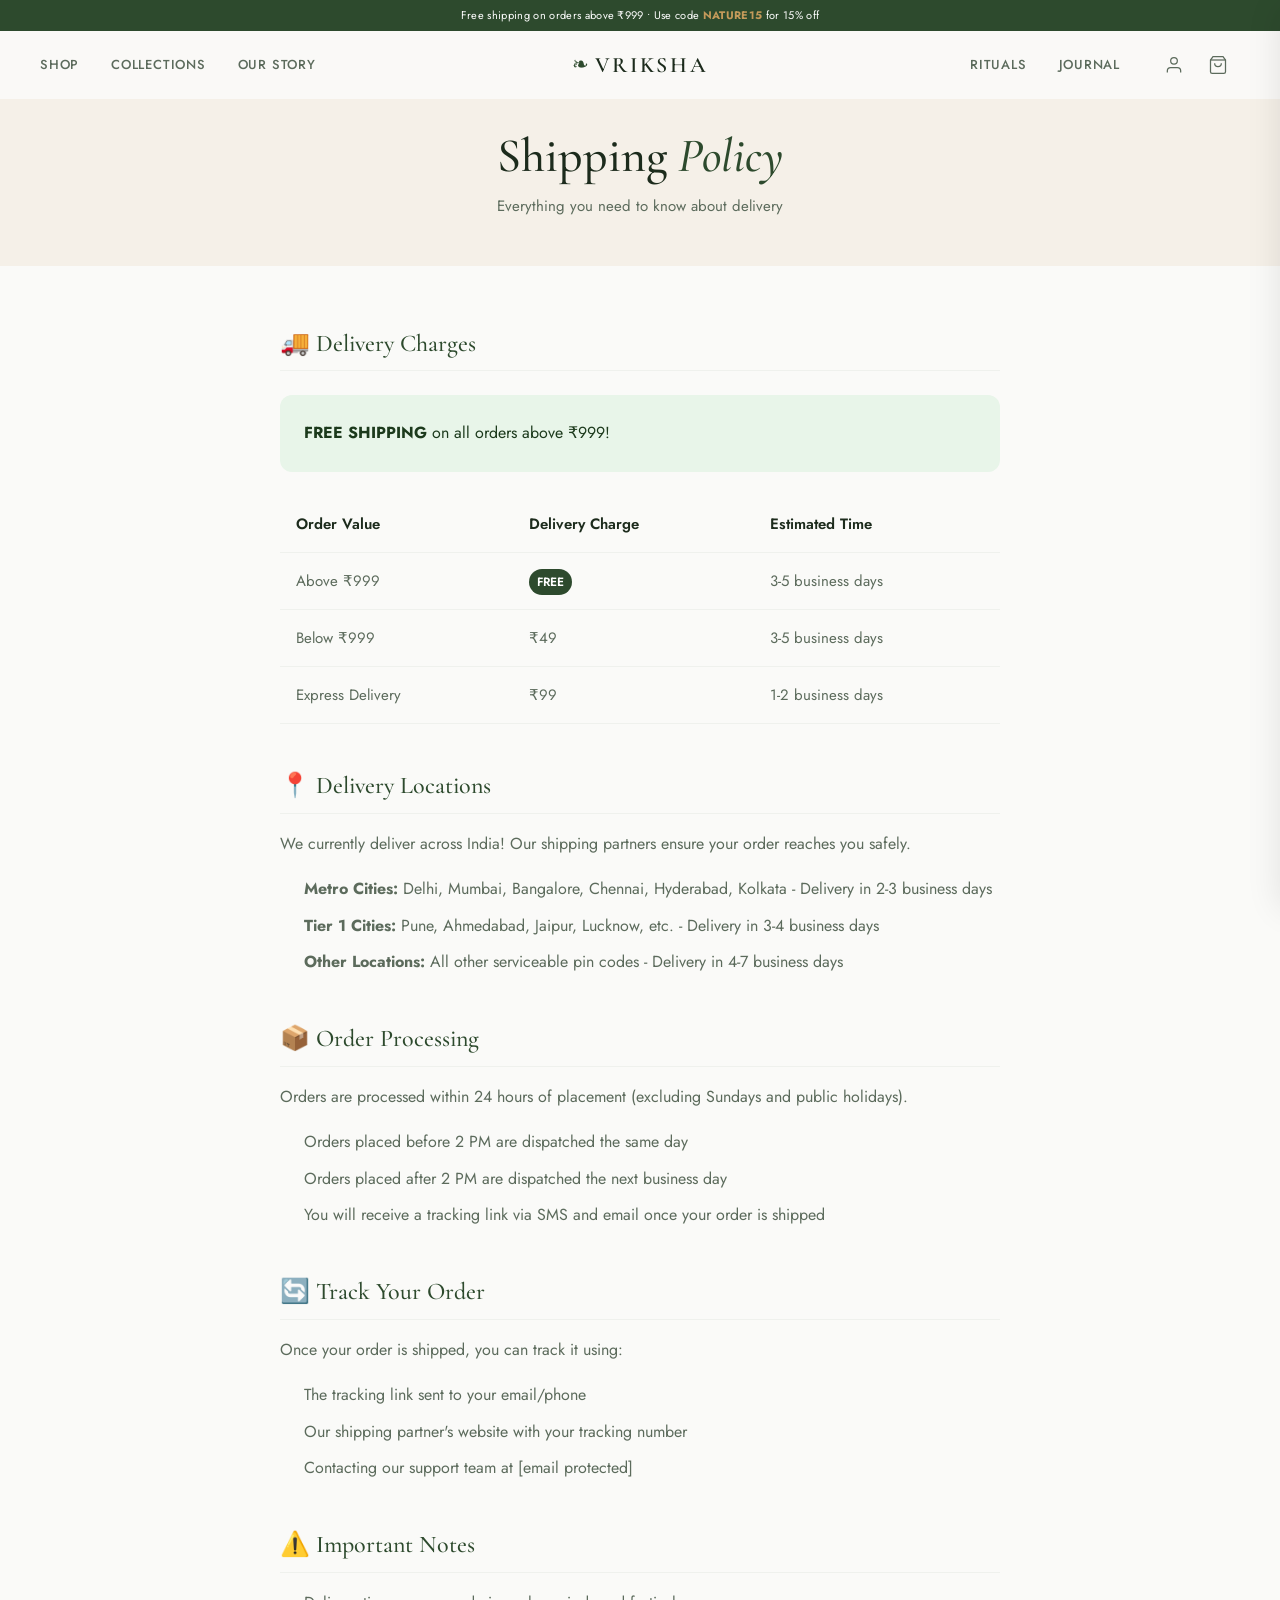
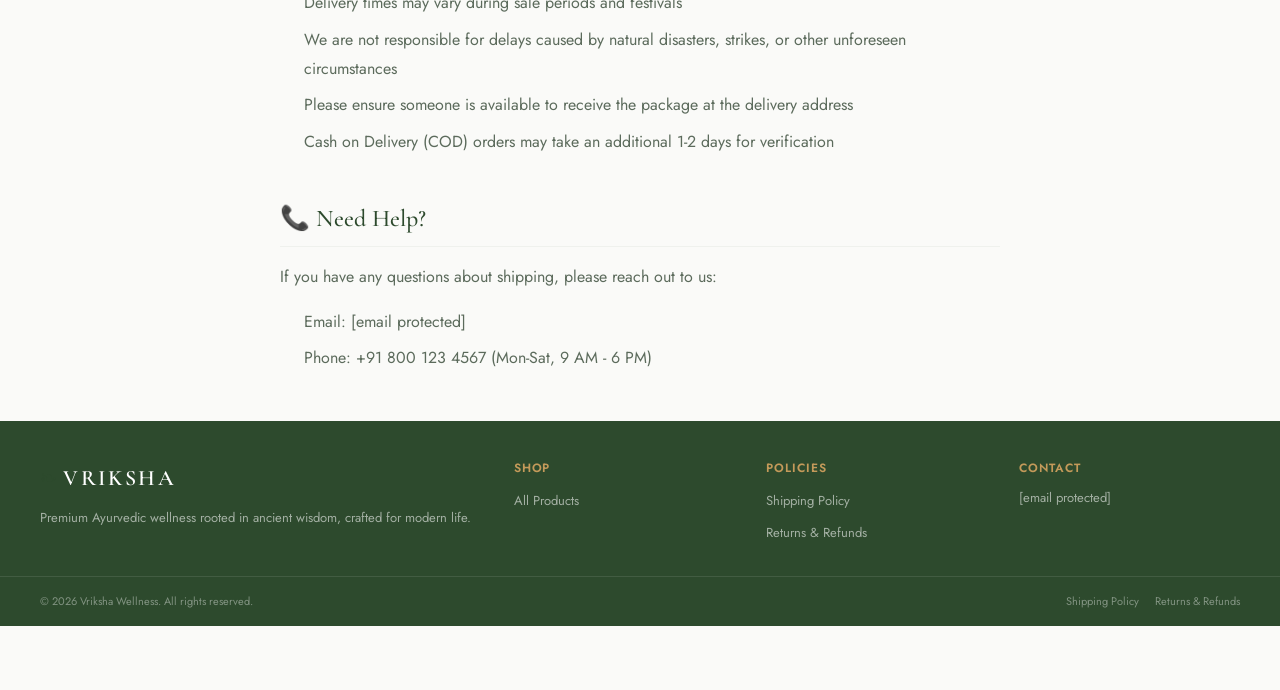
<file: shipping.html>
<!DOCTYPE html>
<html lang="en">
<head>
    <meta charset="UTF-8">
    <meta name="viewport" content="width=device-width, initial-scale=1.0">
    <title>Shipping Policy | VRIKSHA</title>
    <link rel="preconnect" href="https://fonts.googleapis.com">
    <link rel="preconnect" href="https://fonts.gstatic.com" crossorigin>
    <link href="https://fonts.googleapis.com/css2?family=Cormorant+Garamond:ital,wght@0,300;0,400;0,500;0,600;0,700;1,400;1,500&family=Jost:wght@300;400;500;600&display=swap" rel="stylesheet">
    <link rel="stylesheet" href="styles.css">
    <style>
        .policy-hero { padding: 8rem 0 3rem; background: var(--color-bg-warm); text-align: center; }
        .policy-hero h1 { font-family: var(--font-display); font-size: clamp(2rem, 5vw, 3rem); margin-bottom: 0.5rem; }
        .policy-hero p { color: var(--color-text-secondary); }
        .policy-content { padding: 4rem 0; background: var(--color-bg); }
        .policy-container { max-width: 800px; margin: 0 auto; }
        .policy-section { margin-bottom: 3rem; }
        .policy-section h2 { font-family: var(--font-display); font-size: 1.5rem; color: var(--color-primary); margin-bottom: 1rem; padding-bottom: 0.75rem; border-bottom: 1px solid var(--color-border-light); }
        .policy-section p, .policy-section li { font-size: 1rem; color: var(--color-text-secondary); line-height: 1.8; margin-bottom: 1rem; }
        .policy-section ul { padding-left: 1.5rem; }
        .policy-section li { margin-bottom: 0.5rem; }
        .highlight-box { background: var(--color-accent-green); border-radius: var(--radius-md); padding: 1.5rem; margin: 1.5rem 0; }
        .highlight-box p { margin-bottom: 0; color: var(--color-primary-dark); }
        .shipping-table { width: 100%; border-collapse: collapse; margin: 1.5rem 0; }
        .shipping-table th, .shipping-table td { padding: 1rem; text-align: left; border-bottom: 1px solid var(--color-border-light); }
        .shipping-table th { background: var(--color-bg); font-weight: 600; color: var(--color-text); }
        .shipping-table td { color: var(--color-text-secondary); }
        .free-badge { background: var(--color-primary); color: white; padding: 0.25rem 0.5rem; border-radius: var(--radius-full); font-size: 0.75rem; font-weight: 600; }
    </style>
</head>
<body>
    <!-- Header -->

    <!-- Cart Sidebar -->
    <div class="cart-overlay" id="cartOverlay"></div>
    <aside class="cart-sidebar" id="cartSidebar">
        <div class="cart-header">
            <h3>Your Cart</h3>
            <button class="cart-close" id="cartClose">
                <svg width="24" height="24" viewBox="0 0 24 24" fill="none" stroke="currentColor" stroke-width="2"><path d="M18 6L6 18M6 6l12 12"/></svg>
            </button>
        </div>
        <div class="cart-items" id="cartItems"></div>
        <div class="cart-empty" id="cartEmpty">
            <span class="cart-empty-icon">🛒</span>
            <p>Your cart is empty</p>
        </div>
        <div class="cart-footer" id="cartFooter">
            <div class="cart-subtotal"><span>Subtotal</span><span id="cartSubtotal">₹0</span></div>
            <p class="cart-note">Shipping calculated at checkout</p>
            <button class="btn btn-primary btn-full" id="checkoutBtn">Proceed to Checkout</button>
        </div>
    </aside>

    <!-- Navigation -->
    <header class="header" id="header">
        <div class="announcement-bar">
            <p>Free shipping on orders above ₹999 • Use code <strong>NATURE15</strong> for 15% off</p>
        </div>
        <nav class="nav">
            <button class="mobile-menu-btn" id="mobileMenuBtn" aria-label="Menu">
                <span></span><span></span><span></span>
            </button>
            <div class="nav-left">
                <a href="shop.html" class="nav-link">Shop</a>
                <a href="shop.html#collections" class="nav-link">Collections</a>
                <a href="our-story.html" class="nav-link">Our Story</a>
            </div>
            <a href="index.html" class="logo">
                <span class="logo-icon">❧</span>
                <span class="logo-text">VRIKSHA</span>
            </a>
            <div class="nav-right">
                <a href="our-story.html#rituals" class="nav-link">Rituals</a>
                <a href="our-story.html#journal" class="nav-link">Journal</a>
                <div class="nav-icons">
                    <button class="icon-btn" id="userBtnDesktop" data-action="account" aria-label="Account">
                        <svg width="20" height="20" viewBox="0 0 24 24" fill="none" stroke="currentColor" stroke-width="1.5">
                            <path d="M20 21v-2a4 4 0 00-4-4H8a4 4 0 00-4 4v2"/><circle cx="12" cy="7" r="4"/>
                        </svg>
                    </button>
                    <button class="icon-btn cart-btn" id="cartBtn" aria-label="Cart">
                        <svg width="20" height="20" viewBox="0 0 24 24" fill="none" stroke="currentColor" stroke-width="1.5">
                            <path d="M6 2L3 6v14a2 2 0 002 2h14a2 2 0 002-2V6l-3-4z"/>
                            <path d="M3 6h18"/><path d="M16 10a4 4 0 01-8 0"/>
                        </svg>
                        <span class="cart-count" id="cartCount">0</span>
                    </button>
                </div>
            </div>
        </nav>
    </header>

    <!-- Mobile Nav Overlay -->
    <div class="mobile-nav-overlay" id="mobileNavOverlay"></div>

    <!-- Mobile Navigation -->
    <div class="mobile-nav" id="mobileNav">
        <div class="mobile-nav-content">
            <a href="index.html" class="mobile-nav-link">Home</a>
            <a href="shop.html" class="mobile-nav-link">Shop</a>
            <a href="our-story.html" class="mobile-nav-link">Our Story</a>
            <a href="contact.html" class="mobile-nav-link">Contact</a>
        </div>
        <div class="mobile-nav-footer">
            <p>❧ VRIKSHA · Rooted in Ancient Wisdom</p>
        </div>
    </div>
    

    <main>
        <section class="policy-hero">
            <div class="container">
                <h1>Shipping <em>Policy</em></h1>
                <p>Everything you need to know about delivery</p>
            </div>
        </section>

        <section class="policy-content">
            <div class="container policy-container">
                <div class="policy-section">
                    <h2>🚚 Delivery Charges</h2>
                    <div class="highlight-box">
                        <p><strong>FREE SHIPPING</strong> on all orders above ₹999!</p>
                    </div>
                    <table class="shipping-table">
                        <thead>
                            <tr>
                                <th>Order Value</th>
                                <th>Delivery Charge</th>
                                <th>Estimated Time</th>
                            </tr>
                        </thead>
                        <tbody>
                            <tr>
                                <td>Above ₹999</td>
                                <td><span class="free-badge">FREE</span></td>
                                <td>3-5 business days</td>
                            </tr>
                            <tr>
                                <td>Below ₹999</td>
                                <td>₹49</td>
                                <td>3-5 business days</td>
                            </tr>
                            <tr>
                                <td>Express Delivery</td>
                                <td>₹99</td>
                                <td>1-2 business days</td>
                            </tr>
                        </tbody>
                    </table>
                </div>

                <div class="policy-section">
                    <h2>📍 Delivery Locations</h2>
                    <p>We currently deliver across India! Our shipping partners ensure your order reaches you safely.</p>
                    <ul>
                        <li><strong>Metro Cities:</strong> Delhi, Mumbai, Bangalore, Chennai, Hyderabad, Kolkata - Delivery in 2-3 business days</li>
                        <li><strong>Tier 1 Cities:</strong> Pune, Ahmedabad, Jaipur, Lucknow, etc. - Delivery in 3-4 business days</li>
                        <li><strong>Other Locations:</strong> All other serviceable pin codes - Delivery in 4-7 business days</li>
                    </ul>
                </div>

                <div class="policy-section">
                    <h2>📦 Order Processing</h2>
                    <p>Orders are processed within 24 hours of placement (excluding Sundays and public holidays).</p>
                    <ul>
                        <li>Orders placed before 2 PM are dispatched the same day</li>
                        <li>Orders placed after 2 PM are dispatched the next business day</li>
                        <li>You will receive a tracking link via SMS and email once your order is shipped</li>
                    </ul>
                </div>

                <div class="policy-section">
                    <h2>🔄 Track Your Order</h2>
                    <p>Once your order is shipped, you can track it using:</p>
                    <ul>
                        <li>The tracking link sent to your email/phone</li>
                        <li>Our shipping partner's website with your tracking number</li>
                        <li>Contacting our support team at <a href="/cdn-cgi/l/email-protection#a1c9c4cdcdcee1d7d3c8cad2c9c08fc8cf"><span class="__cf_email__" data-cfemail="e28a878e8e8da294908b89918a83cc8b8c">[email&#160;protected]</span></a></li>
                    </ul>
                </div>

                <div class="policy-section">
                    <h2>⚠️ Important Notes</h2>
                    <ul>
                        <li>Delivery times may vary during sale periods and festivals</li>
                        <li>We are not responsible for delays caused by natural disasters, strikes, or other unforeseen circumstances</li>
                        <li>Please ensure someone is available to receive the package at the delivery address</li>
                        <li>Cash on Delivery (COD) orders may take an additional 1-2 days for verification</li>
                    </ul>
                </div>

                <div class="policy-section">
                    <h2>📞 Need Help?</h2>
                    <p>If you have any questions about shipping, please reach out to us:</p>
                    <ul>
                        <li>Email: <a href="/cdn-cgi/l/email-protection#f49c9198989bb482869d9f879c95da9d9a"><span class="__cf_email__" data-cfemail="b9d1dcd5d5d6f9cfcbd0d2cad1d897d0d7">[email&#160;protected]</span></a></li>
                        <li>Phone: <a href="tel:+918001234567">+91 800 123 4567</a> (Mon-Sat, 9 AM - 6 PM)</li>
                    </ul>
                </div>
            </div>
    <!-- Footer -->
    <footer class="footer">
        <div class="footer-top">
            <div class="container">
                <div class="footer-grid">
                    <div class="footer-brand">
                        <a href="index.html" class="footer-logo">
                            <span class="logo-icon">❧</span>
                            <span class="logo-text">VRIKSHA</span>
                        </a>
                        <p>Premium Ayurvedic wellness rooted in ancient wisdom, crafted for modern life.</p>
                    </div>
                    <div class="footer-links">
                        <h4>Shop</h4>
                        <ul><li><a href="shop.html">All Products</a></li></ul>
                    </div>
                    <div class="footer-links">
                        <h4>Policies</h4>
                        <ul>
                            <li><a href="shipping.html">Shipping Policy</a></li>
                            <li><a href="returns.html">Returns &amp; Refunds</a></li>
                        </ul>
                    </div>
                    <div class="footer-contact">
                        <h4>Contact</h4>
                        <p><a href="/cdn-cgi/l/email-protection#1c74797070735c6a6e75776f747d327572"><span class="__cf_email__" data-cfemail="e68e838a8a89a690948f8d958e87c88f88">[email&#160;protected]</span></a></p>
                    </div>
                </div>
            </div>
        </div>
        <div class="footer-bottom">
            <div class="container">
                    <div class="footer-bottom-inner">
                    <p>© 2026 Vriksha Wellness. All rights reserved.</p>
                    <div class="footer-legal">
                        <a href="shipping.html">Shipping Policy</a>
                        <a href="returns.html">Returns & Refunds</a>
                    </div>
                </div>
            </div>
        </div>
    </footer>
    <script data-cfasync="false" src="products.js"></script>
    <script data-cfasync="false" src="cart.js"></script>
    <script src="script.js"></script>

    <!-- Mobile Bottom Nav -->
        <nav class="mobile-bottom-nav">
        <a href="index.html" class="bottom-nav-item active">
            <svg viewBox="0 0 24 24" fill="none" stroke="currentColor" stroke-width="1.75"><path d="M3 9l9-7 9 7v11a2 2 0 01-2 2H5a2 2 0 01-2-2z"/><polyline points="9 22 9 12 15 12 15 22"/></svg>
            <span>Home</span>
        </a>
        <a href="shop.html" class="bottom-nav-item">
            <svg viewBox="0 0 24 24" fill="none" stroke="currentColor" stroke-width="1.75"><circle cx="9" cy="21" r="1"/><circle cx="20" cy="21" r="1"/><path d="M1 1h4l2.68 13.39a2 2 0 002 1.61h9.72a2 2 0 001.95-1.57l1.65-8.42H6"/></svg>
            <span>Shop</span>
        </a>
        <a href="account.html" class="bottom-nav-item">
            <svg viewBox="0 0 24 24" fill="none" stroke="currentColor" stroke-width="1.75"><path d="M20 21v-2a4 4 0 00-4-4H8a4 4 0 00-4 4v2"/><circle cx="12" cy="7" r="4"/></svg>
            <span>Account</span>
        </a>
        <a href="#" class="bottom-nav-item" onclick="if(window.cart)cart.openCart();return false;">
            <svg viewBox="0 0 24 24" fill="none" stroke="currentColor" stroke-width="1.75"><path d="M6 2L3 6v14a2 2 0 002 2h14a2 2 0 002-2V6l-3-4z"/><line x1="3" y1="6" x2="21" y2="6"/><path d="M16 10a4 4 0 01-8 0"/></svg>
            <span id="bottomCartBadge" class="bottom-nav-badge" style="display:none;">0</span>
            <span>Cart</span>
        </a>
    </nav>
</body>
</html>
</file>
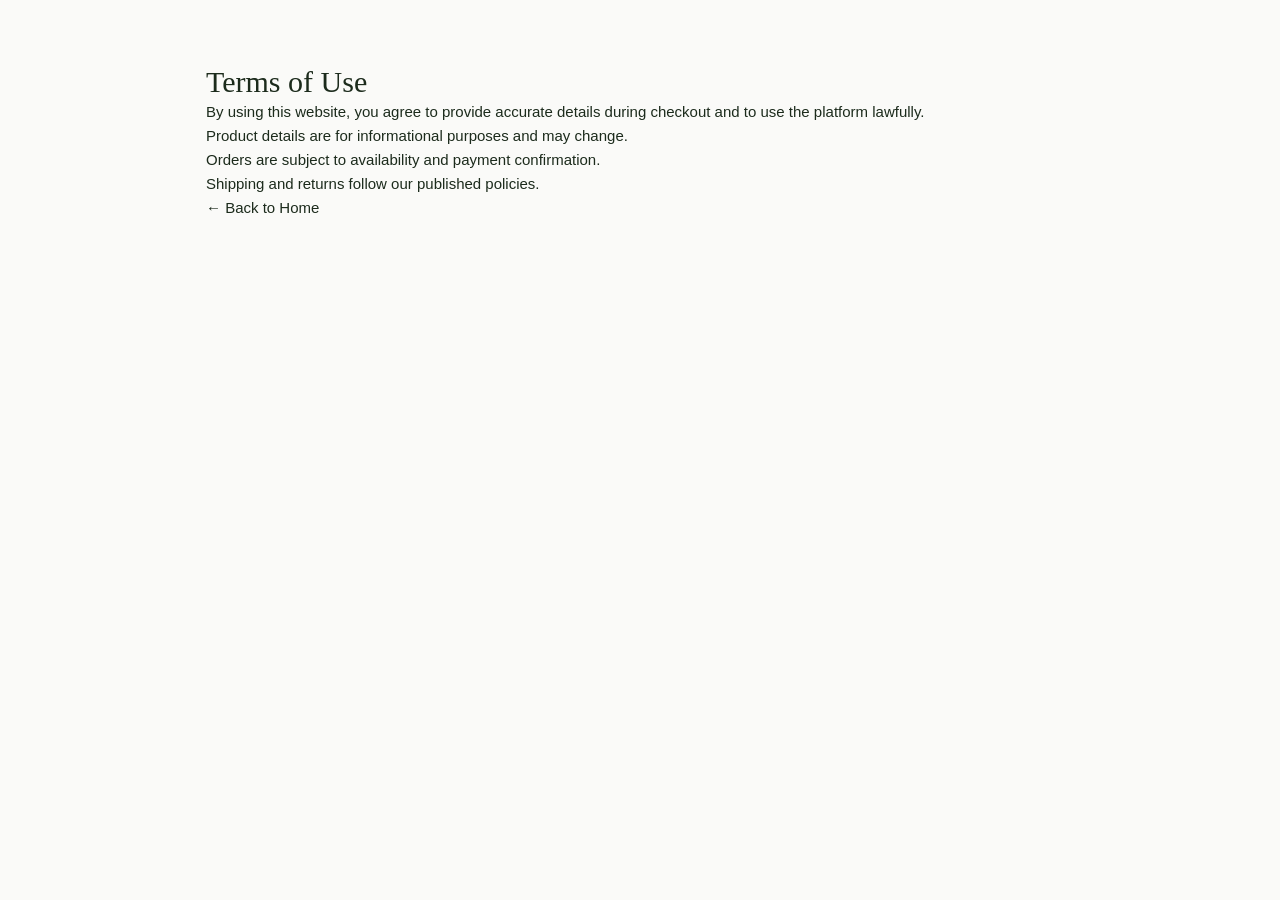
<file: terms.html>
<!DOCTYPE html>
<html lang="en">
<head><meta charset="UTF-8"><meta name="viewport" content="width=device-width, initial-scale=1.0"><title>Terms of Use | VRIKSHA</title><link rel="stylesheet" href="styles.css"></head>
<body>
  <main style="max-width:900px;margin:4rem auto;padding:0 1rem;">
    <h1>Terms of Use</h1>
    <p>By using this website, you agree to provide accurate details during checkout and to use the platform lawfully.</p>
    <ul>
      <li>Product details are for informational purposes and may change.</li>
      <li>Orders are subject to availability and payment confirmation.</li>
      <li>Shipping and returns follow our published policies.</li>
    </ul>
    <p><a href="index.html">← Back to Home</a></p>
  </main>
</body>
</html>
</file>
<file: styles.css>
/* ========================================
   VRIKSHA — Mobile-First · Indian E-Commerce
   Fixes: alignment, laptop layout, right nav
   ======================================== */

/* ── Variables ── */
:root {
  --color-primary: #2D4A2D;
  --color-primary-light: #4a6741;
  --color-primary-dark: #1C3A1C;
  --color-secondary: #A07840;
  --color-secondary-light: #C49A5A;
  --color-bg: #FAFAF8;
  --color-bg-warm: #F5F0E8;
  --color-bg-cream: #FFF9F0;
  --color-surface: #FFFFFF;
  --color-text: #1C2B1C;
  --color-text-secondary: #5C6B5C;
  --color-text-muted: #9CA89C;
  --color-accent-green: #E8F5E9;
  --color-border: rgba(45,74,45,0.10);
  --color-border-light: rgba(45,74,45,0.05);
  --color-success: #2E7D32;
  --color-error: #C62828;
  --font-display: 'Cormorant Garamond', Georgia, serif;
  --font-body: 'Jost', -apple-system, sans-serif;
  --shadow-sm: 0 1px 4px rgba(0,0,0,0.04);
  --shadow-md: 0 4px 16px rgba(0,0,0,0.06);
  --shadow-lg: 0 8px 32px rgba(0,0,0,0.10);
  --radius-sm: 8px;
  --radius-md: 12px;
  --radius-lg: 16px;
  --radius-full: 9999px;
  --transition-fast: 0.15s ease;
  --transition-base: 0.25s ease;
  --safe-bottom: env(safe-area-inset-bottom, 0px);
  --header-h: 52px;
  --announce-h: 32px;
}

/* ── Reset ── */
*,*::before,*::after{box-sizing:border-box;margin:0;padding:0}
html{scroll-behavior:smooth;-webkit-tap-highlight-color:transparent;-webkit-text-size-adjust:100%}
body{font-family:var(--font-body);font-size:.9375rem;line-height:1.6;color:var(--color-text);background:var(--color-bg);overflow-x:hidden;-webkit-font-smoothing:antialiased}
img{max-width:100%;display:block}
a{color:inherit;text-decoration:none}
button{font-family:inherit;border:none;background:none;cursor:pointer;-webkit-tap-highlight-color:transparent}
ul,ol{list-style:none}
h1,h2,h3,h4{font-family:var(--font-display);font-weight:500;line-height:1.2}
em{font-style:italic;color:var(--color-primary)}
.container{width:100%;max-width:1280px;margin:0 auto;padding:0 1rem}
@media(min-width:768px){.container{padding:0 2rem}}
@media(min-width:1280px){.container{padding:0 2.5rem}}

/* ── Preloader ── */
.preloader{position:fixed;inset:0;z-index:10000;background:var(--color-bg-warm);display:flex;align-items:center;justify-content:center;transition:opacity .4s,visibility .4s}
.preloader.loaded{opacity:0;visibility:hidden;pointer-events:none}
.preloader-content{display:flex;flex-direction:column;align-items:center;gap:.75rem}
.leaf-loader{width:40px;height:40px;color:var(--color-primary);animation:pulse 1.2s ease infinite}
@keyframes pulse{0%,100%{transform:scale(1)}50%{transform:scale(1.15)}}
.preloader-text{font-family:var(--font-display);font-size:1.125rem;letter-spacing:.25em;color:var(--color-primary)}

/* ── Buttons ── */
.btn{display:inline-flex;align-items:center;justify-content:center;gap:.5rem;padding:.875rem 1.75rem;font-size:.875rem;font-weight:500;letter-spacing:.04em;text-transform:uppercase;border-radius:var(--radius-sm);transition:all var(--transition-base);touch-action:manipulation;min-height:48px;white-space:nowrap}
.btn svg{transition:transform var(--transition-fast)}
.btn:hover svg{transform:translateX(3px)}
.btn-primary{background:var(--color-primary);color:#fff}
.btn-primary:hover{background:var(--color-primary-dark)}
.btn-primary:active{transform:scale(.97)}
.btn-secondary{background:transparent;color:var(--color-text);border:1px solid var(--color-border)}
.btn-secondary:hover{background:var(--color-text);color:#fff}
.btn-outline{background:transparent;color:var(--color-primary);border:2px solid var(--color-primary)}
.btn-outline:hover{background:var(--color-primary);color:#fff}
.btn-full{width:100%}
.btn-large{padding:1rem 2rem;font-size:.9375rem}

/* ════════════════════════════════════════
   HEADER — Proper left/center/right layout
   ════════════════════════════════════════ */
.header{position:fixed;top:0;left:0;right:0;z-index:1000;background:rgba(250,249,247,.97);backdrop-filter:blur(12px);-webkit-backdrop-filter:blur(12px);transition:box-shadow var(--transition-base)}
.header.scrolled{box-shadow:0 1px 8px rgba(0,0,0,.06)}
.announcement-bar{background:var(--color-primary);color:#fff;text-align:center;padding:.5rem 1rem;font-size:.6875rem;letter-spacing:.03em;line-height:1.4}
.announcement-bar strong{color:var(--color-secondary-light)}

.nav{display:grid;grid-template-columns:44px 1fr 44px;align-items:center;padding:.625rem .75rem;max-width:1280px;margin:0 auto;gap:.25rem;min-height:var(--header-h)}
@media(min-width:1024px){.nav{grid-template-columns:1fr auto 1fr;padding:.75rem 2.5rem}}

/* Left nav links — hidden on mobile, visible desktop */
.nav-left{display:none;align-items:center;gap:2rem;justify-self:start}
@media(min-width:1024px){.nav-left{display:flex}}

/* Center logo */
.logo{justify-self:center;display:flex;align-items:center;gap:.375rem}
.logo-icon{font-size:1.25rem;color:var(--color-primary)}
.logo-text{font-family:var(--font-display);font-size:1.375rem;font-weight:600;letter-spacing:.12em}

/* Right nav icons — ALWAYS visible */
.nav-right{justify-self:end;display:flex;align-items:center;gap:2rem}
.nav-right .nav-link{display:none}
@media(min-width:1024px){.nav-right .nav-link{display:inline-flex}}

.nav-link{font-size:.8125rem;font-weight:500;letter-spacing:.06em;text-transform:uppercase;color:var(--color-text-secondary);position:relative;padding:.5rem 0;transition:color var(--transition-fast)}
.nav-link::after{content:'';position:absolute;bottom:0;left:0;width:0;height:1.5px;background:var(--color-primary);transition:width var(--transition-base)}
.nav-link:hover,.nav-link.active{color:var(--color-text)}
.nav-link:hover::after,.nav-link.active::after{width:100%}

.nav-icons{display:flex;align-items:center;gap:0}
.icon-btn{position:relative;padding:.5rem;color:var(--color-text-secondary);transition:color var(--transition-fast);min-width:44px;min-height:44px;display:flex;align-items:center;justify-content:center;border-radius:50%}
.icon-btn:hover{color:var(--color-primary);background:var(--color-accent-green)}
.icon-btn.active{color:var(--color-primary)}
.cart-count{position:absolute;top:2px;right:0;width:16px;height:16px;background:var(--color-primary);color:#fff;font-size:.5625rem;font-weight:600;border-radius:50%;display:flex;align-items:center;justify-content:center}

/* ── Mobile hamburger — inside nav grid on mobile ── */
.mobile-menu-btn{display:flex;flex-direction:column;gap:5px;padding:.5rem;z-index:1003;width:44px;height:44px;align-items:center;justify-content:center;position:relative;justify-self:start;background:none;border:none;cursor:pointer;grid-column:1}
@media(min-width:1024px){.mobile-menu-btn{display:none}}
.mobile-menu-btn span{width:20px;height:2px;background:var(--color-text);transition:all var(--transition-base);display:block}
.mobile-menu-btn.active span:nth-child(1){transform:rotate(45deg) translate(5px,5px)}
.mobile-menu-btn.active span:nth-child(2){opacity:0}
.mobile-menu-btn.active span:nth-child(3){transform:rotate(-45deg) translate(5px,-5px)}

/* ── Mobile Side-Drawer Menu ── */
.mobile-nav{position:fixed;top:0;left:0;bottom:0;width:280px;z-index:998;background:var(--color-surface);display:flex;flex-direction:column;opacity:1;visibility:hidden;transform:translateX(-100%);transition:transform var(--transition-base),visibility var(--transition-base);box-shadow:4px 0 32px rgba(0,0,0,.12)}
.mobile-nav.active{visibility:visible;transform:translateX(0)}

/* ════════════════════════════════════════
   MOBILE BOTTOM NAV — Indian app-style
   ════════════════════════════════════════ */
@media(max-width:1023px){.mobile-bottom-nav{position:fixed;bottom:0;left:0;right:0;z-index:1003;background:#fff;border-top:1px solid var(--color-border);display:flex;padding:.375rem 0 calc(.375rem + var(--safe-bottom));box-shadow:0 -2px 12px rgba(0,0,0,.06)}}
@media(min-width:1024px){.mobile-bottom-nav{display:none !important}}
.bottom-nav-item{flex:1;display:flex;flex-direction:column;align-items:center;gap:2px;padding:.25rem 0;font-size:.5625rem;font-weight:500;color:var(--color-text-muted);transition:color var(--transition-fast);text-decoration:none;position:relative;min-height:48px;justify-content:center;letter-spacing:.02em}
.bottom-nav-item.active{color:var(--color-primary)}
.bottom-nav-item svg{width:20px;height:20px;flex-shrink:0}
.bottom-nav-badge{position:absolute;top:2px;right:calc(50% - 14px);width:14px;height:14px;background:var(--color-primary);color:#fff;font-size:.5rem;font-weight:700;border-radius:50%;display:flex;align-items:center;justify-content:center}

/* ════════════════════════════════════════
   CART SIDEBAR
   ════════════════════════════════════════ */
.cart-overlay{position:fixed;inset:0;z-index:1001;background:rgba(0,0,0,.4);opacity:0;visibility:hidden;pointer-events:none;transition:all var(--transition-base)}
.cart-overlay.active{opacity:1;visibility:visible;pointer-events:auto}
.cart-sidebar{position:fixed;top:0;right:0;bottom:0;width:100%;max-width:400px;z-index:1002;background:var(--color-surface);box-shadow:var(--shadow-lg);display:flex;flex-direction:column;transform:translateX(100%);transition:transform var(--transition-base)}
.cart-sidebar.active{transform:translateX(0)}
.cart-header{display:flex;align-items:center;justify-content:space-between;padding:1rem 1.25rem;border-bottom:1px solid var(--color-border)}
.cart-header h3{font-family:var(--font-display);font-size:1.25rem}
.cart-close{padding:.5rem;color:var(--color-text-secondary);min-width:44px;min-height:44px;display:flex;align-items:center;justify-content:center}
.cart-items{flex:1;overflow-y:auto;padding:.75rem 1rem;-webkit-overflow-scrolling:touch}
.cart-empty{display:flex;flex-direction:column;align-items:center;justify-content:center;height:100%;gap:.75rem;text-align:center;color:var(--color-text-secondary)}
.cart-empty-icon{font-size:2.5rem;opacity:.4}
.cart-footer{padding:1rem 1.25rem;border-top:1px solid var(--color-border);padding-bottom:calc(1rem + var(--safe-bottom))}
.cart-subtotal{display:flex;justify-content:space-between;font-size:1rem;font-weight:600;margin-bottom:.375rem}
.cart-note{font-size:.75rem;color:var(--color-text-muted);margin-bottom:.75rem}
.cart-item{display:flex;gap:.75rem;padding:.75rem 0;border-bottom:1px solid var(--color-border-light)}
.cart-item:last-child{border-bottom:none}
.cart-item-image{width:64px;height:64px;border-radius:var(--radius-sm);overflow:hidden;flex-shrink:0;background:var(--color-bg)}
.cart-item-img{width:100%;height:100%;object-fit:cover}
.cart-item-placeholder{width:100%;height:100%;display:flex;align-items:center;justify-content:center;font-size:.5625rem;color:#fff;text-align:center;border-radius:var(--radius-sm)}
.cart-item-details{flex:1;min-width:0}
.cart-item-name{font-size:.8125rem;font-weight:500;margin-bottom:2px;white-space:nowrap;overflow:hidden;text-overflow:ellipsis}
.cart-item-weight{font-size:.6875rem;color:var(--color-text-muted)}
.cart-item-price{font-weight:600;color:var(--color-primary);font-size:.875rem;margin-top:2px}
.cart-item-actions{display:flex;flex-direction:column;align-items:flex-end;gap:.375rem}
.quantity-control{display:flex;align-items:center;border:1px solid var(--color-border);border-radius:var(--radius-sm);overflow:hidden}
.qty-btn{width:32px;height:32px;display:flex;align-items:center;justify-content:center;font-size:1rem;color:var(--color-text-secondary);transition:background var(--transition-fast)}
.qty-btn:hover{background:var(--color-primary);color:#fff}
.qty-value{font-weight:500;min-width:24px;text-align:center;font-size:.8125rem}
.cart-item-remove{color:var(--color-text-muted);padding:.375rem;min-width:32px;min-height:32px;display:flex;align-items:center;justify-content:center}
.cart-item-remove:hover{color:var(--color-error)}

/* ════════════════════════════════════════
   HERO SECTION
   ════════════════════════════════════════ */
.hero{position:relative;min-height:80vh;display:flex;align-items:center;padding:calc(var(--header-h) + var(--announce-h) + 2rem) 0 3rem;overflow:hidden}
@media(min-width:768px){.hero{min-height:90vh;padding:8rem 0 4rem}}
@media(min-width:1024px){.hero{min-height:100vh}}
.hero-bg{position:absolute;inset:0;z-index:0}
.hero-gradient{position:absolute;inset:0;background:linear-gradient(160deg,var(--color-bg-warm) 0%,var(--color-accent-green) 50%,rgba(232,245,233,.4) 100%)}
.hero-pattern{position:absolute;inset:0;background-image:radial-gradient(circle at 20% 80%,rgba(45,74,45,.03) 0%,transparent 50%)}
.hero-content{position:relative;z-index:1;max-width:600px}
@media(min-width:1024px){.hero-content{padding-left:5%}}
.hero-badge{display:inline-flex;align-items:center;gap:.5rem;font-size:.6875rem;font-weight:500;letter-spacing:.12em;text-transform:uppercase;color:var(--color-primary);margin-bottom:1rem}
.badge-line{width:32px;height:1px;background:var(--color-primary);opacity:.5}
.hero-title{margin-bottom:1rem}
.title-line{display:block;font-family:var(--font-display);font-size:clamp(2.25rem,8vw,4.5rem);font-weight:400;line-height:1.05}
.title-accent{color:var(--color-primary);font-style:italic}
.hero-subtitle{font-size:.9375rem;color:var(--color-text-secondary);margin-bottom:1.5rem;max-width:420px;line-height:1.6}
@media(min-width:768px){.hero-subtitle{font-size:1.0625rem}}
.hero-cta{display:flex;flex-direction:column;gap:.75rem}
@media(min-width:480px){.hero-cta{flex-direction:row;gap:1rem}}
.hero-visual{position:absolute;right:0;top:50%;transform:translateY(-50%);width:45%;height:70%;display:none;align-items:center;justify-content:center}
@media(min-width:1024px){.hero-visual{display:flex}}
.hero-product-showcase{position:relative;width:100%;height:100%}
.floating-leaf{position:absolute;font-size:1.5rem;animation:float 6s ease-in-out infinite;opacity:.5}
.leaf-1{top:10%;left:20%}.leaf-2{top:60%;left:10%;animation-delay:2s}.leaf-3{top:30%;right:20%;animation-delay:4s}
@keyframes float{0%,100%{transform:translateY(0) rotate(0)}50%{transform:translateY(-16px) rotate(8deg)}}
.product-hero-card{position:absolute;top:50%;left:50%;transform:translate(-50%,-50%);width:240px;height:320px;background:linear-gradient(180deg,#fff,#f8f8f8);border-radius:var(--radius-lg);box-shadow:0 24px 64px rgba(0,0,0,.12);overflow:hidden;animation:heroFloat 4s ease-in-out infinite}
@keyframes heroFloat{0%,100%{transform:translate(-50%,-50%)}50%{transform:translate(-50%,calc(-50% - 16px))}}
.product-hero-image{height:100%;padding:1.25rem;display:flex;align-items:center;justify-content:center;background:linear-gradient(180deg,#fff,#f5f5f5)}

/* ── Trust Bar ── */
.trust-bar{background:var(--color-surface);border-top:1px solid var(--color-border-light);border-bottom:1px solid var(--color-border-light);padding:.875rem 0;overflow-x:auto;-webkit-overflow-scrolling:touch;scrollbar-width:none}
.trust-bar::-webkit-scrollbar{display:none}
.trust-bar-inner{display:flex;align-items:center;gap:1.5rem;min-width:max-content;padding:0 1rem;justify-content:center}
@media(max-width:640px){.trust-bar-inner{justify-content:flex-start}}
.trust-item{display:flex;align-items:center;gap:.5rem;white-space:nowrap}
.trust-item-icon{font-size:1.125rem}
.trust-item-text{font-size:.6875rem;font-weight:500;color:var(--color-text-secondary)}

/* ════════════════════════════════════════
   SECTIONS
   ════════════════════════════════════════ */
.section-header{text-align:center;margin-bottom:2rem}
@media(min-width:768px){.section-header{margin-bottom:3rem}}
.section-tag{font-size:.6875rem;font-weight:500;letter-spacing:.15em;text-transform:uppercase;color:var(--color-secondary);display:block;margin-bottom:.5rem}
.section-title{font-size:clamp(1.5rem,5vw,2.5rem);font-weight:500;line-height:1.15}
.section-desc{color:var(--color-text-secondary);margin-top:.75rem;max-width:480px;margin-left:auto;margin-right:auto;font-size:.9375rem}

/* ════════════════════════════════════════
   PRODUCTS GRID — 2-col mobile, 3-col tablet, 4-col desktop
   ════════════════════════════════════════ */
.products-grid{display:grid;grid-template-columns:repeat(2,1fr);gap:.625rem}
@media(min-width:640px){.products-grid{gap:.875rem}}
@media(min-width:768px){.products-grid{grid-template-columns:repeat(3,1fr);gap:1rem}}
@media(min-width:1024px){.products-grid{grid-template-columns:repeat(4,1fr);gap:1.25rem}}

.product-card{background:var(--color-surface);border-radius:var(--radius-md);overflow:hidden;transition:all var(--transition-base);box-shadow:var(--shadow-sm)}
.product-card:active{transform:scale(.98)}
@media(min-width:1024px){.product-card:hover{transform:translateY(-6px);box-shadow:var(--shadow-md)}}

.product-image{position:relative;aspect-ratio:1;background:linear-gradient(180deg,#fff,#f5f5f5);overflow:hidden}
.product-img{width:100%;height:100%;object-fit:contain;padding:.75rem;transition:transform .4s ease}
.product-card:hover .product-img{transform:scale(1.05)}
.product-badge{position:absolute;top:.5rem;left:.5rem;padding:.25rem .625rem;font-size:.5625rem;font-weight:700;letter-spacing:.04em;text-transform:uppercase;border-radius:var(--radius-full);color:#fff;z-index:2}
.product-badge.bestseller{background:var(--color-secondary)}
.product-badge.new{background:var(--color-primary)}
.product-placeholder{width:100%;height:100%;display:flex;align-items:center;justify-content:center}
.placeholder-text{color:#fff;font-size:.75rem;font-weight:500;text-align:center;text-shadow:0 1px 3px rgba(0,0,0,.2);line-height:1.3}

.product-info{padding:.625rem .75rem .75rem}
@media(min-width:768px){.product-info{padding:.75rem 1rem 1rem}}
.product-category{font-size:.5625rem;font-weight:500;letter-spacing:.08em;text-transform:uppercase;color:var(--color-text-muted);display:block;margin-bottom:.25rem}
@media(min-width:768px){.product-category{font-size:.625rem}}
.product-name{font-family:var(--font-body);font-size:.8125rem;font-weight:500;line-height:1.3;margin-bottom:.25rem;display:-webkit-box;-webkit-line-clamp:2;-webkit-box-orient:vertical;overflow:hidden}
@media(min-width:768px){.product-name{font-size:.9375rem}}
.product-desc{font-size:.6875rem;color:var(--color-text-muted);margin-bottom:.375rem;display:-webkit-box;-webkit-line-clamp:1;-webkit-box-orient:vertical;overflow:hidden}
.product-rating{display:flex;align-items:center;gap:.25rem;margin-bottom:.5rem}
.stars{color:var(--color-secondary);font-size:.6875rem;letter-spacing:-1px}
.rating-count{font-size:.5625rem;color:var(--color-text-muted)}
@media(min-width:768px){.rating-count{font-size:.625rem}}
.product-footer{display:flex;align-items:center;justify-content:space-between;gap:.5rem}
.product-price{display:flex;align-items:baseline;gap:.375rem;flex-wrap:wrap}
.current-price{font-weight:700;font-size:.9375rem;color:var(--color-text)}
.original-price{font-size:.75rem;color:var(--color-text-muted);text-decoration:line-through}

.add-to-cart{display:flex;align-items:center;gap:.25rem;padding:.5rem .75rem;background:var(--color-primary);color:#fff;border-radius:var(--radius-sm);font-size:.6875rem;font-weight:600;transition:all var(--transition-fast);min-height:34px;touch-action:manipulation;white-space:nowrap;flex-shrink:0}
@media(min-width:768px){.add-to-cart{font-size:.75rem;padding:.5rem 1rem}}
.add-to-cart:active{transform:scale(.95)}
.add-to-cart.added{background:var(--color-success)!important}

.product-link{display:block;text-decoration:none;color:inherit}
.product-name a{color:inherit;text-decoration:none}.product-name a:hover{color:var(--color-primary)}

.product-actions{position:absolute;top:.5rem;right:.5rem;display:flex;flex-direction:column;gap:.375rem;z-index:5}
.product-actions-overlay{position:absolute;top:.5rem;right:.5rem;display:flex;flex-direction:column;gap:.375rem;opacity:0;transform:translateX(8px);transition:all var(--transition-base);z-index:5}
.product-card:hover .product-actions-overlay{opacity:1;transform:translateX(0)}
.action-btn{width:36px;height:36px;background:#fff;border-radius:50%;display:flex;align-items:center;justify-content:center;box-shadow:var(--shadow-sm);color:var(--color-text-secondary);transition:all var(--transition-fast)}
.action-btn:hover{color:var(--color-primary);box-shadow:var(--shadow-md)}
.action-btn.wishlist.active{background:#FEE2E2;color:#E53935}

/* Fix: product-image overlay not blocking clicks */
.product-image::after{content:'';position:absolute;inset:0;background:linear-gradient(180deg,transparent 70%,rgba(0,0,0,.015) 100%);pointer-events:none}

/* ── Featured Section ── */
.featured-section{padding:2.5rem 0}
@media(min-width:768px){.featured-section{padding:4rem 0}}

/* ── Benefits Strip ── */
.benefits-strip{padding:2rem 0;background:var(--color-primary);color:#fff}
.benefits-grid{display:grid;grid-template-columns:repeat(2,1fr);gap:1.25rem}
@media(min-width:768px){.benefits-grid{grid-template-columns:repeat(4,1fr)}}
.benefit-card{text-align:center}
.benefit-icon-large{font-size:1.75rem;margin-bottom:.5rem}
.benefit-title{font-size:.8125rem;font-weight:600;margin-bottom:2px}
.benefit-desc{font-size:.6875rem;opacity:.8}

/* ── Testimonials ── */
.testimonials-section{padding:3rem 0;background:var(--color-bg-warm)}
.testimonials-scroll{display:flex;gap:1rem;overflow-x:auto;scroll-snap-type:x mandatory;-webkit-overflow-scrolling:touch;padding:0 1rem 1rem;scrollbar-width:none}
.testimonials-scroll::-webkit-scrollbar{display:none}
.testimonial-card{min-width:280px;max-width:320px;scroll-snap-align:start;background:var(--color-surface);border-radius:var(--radius-md);padding:1.25rem;box-shadow:var(--shadow-sm);flex-shrink:0}
.testimonial-stars{color:var(--color-secondary);font-size:.8125rem;margin-bottom:.5rem}
.testimonial-text{font-size:.8125rem;color:var(--color-text-secondary);line-height:1.6;margin-bottom:.75rem}
.testimonial-author{font-size:.75rem;font-weight:600}
.testimonial-location{font-size:.6875rem;color:var(--color-text-muted)}
.testimonial-verified{font-size:.625rem;color:var(--color-success);margin-top:.25rem}

/* ── Newsletter ── */
.newsletter-section{padding:3rem 0;background:var(--color-accent-green)}
.newsletter-content{text-align:center;max-width:480px;margin:0 auto}
.newsletter-form{display:flex;flex-direction:column;gap:.75rem;margin-top:1rem}
@media(min-width:480px){.newsletter-form{flex-direction:row}}
.newsletter-input{flex:1;padding:.875rem 1rem;border:1px solid var(--color-border);border-radius:var(--radius-sm);font-size:.875rem;background:#fff;min-height:48px;font-family:var(--font-body)}
.newsletter-input:focus{outline:none;border-color:var(--color-primary)}

/* ════════════════════════════════════════
   FOOTER — Room for bottom nav on mobile
   ════════════════════════════════════════ */
.footer{background:var(--color-primary);color:rgba(255,255,255,.8);padding-bottom:calc(4rem + var(--safe-bottom))}
@media(min-width:1024px){.footer{padding-bottom:0}}
.footer-top{padding:2.5rem 0 1.5rem;border-bottom:1px solid rgba(255,255,255,.1)}
.footer-grid{display:grid;grid-template-columns:1fr 1fr;gap:1.5rem}
@media(min-width:768px){.footer-grid{grid-template-columns:2fr 1fr 1fr 1fr;gap:2rem}}
.footer-brand{grid-column:1/-1}
@media(min-width:768px){.footer-brand{grid-column:auto}}
.footer-logo{display:inline-flex;align-items:center;gap:.375rem;margin-bottom:.75rem;color:#fff}
.footer-brand p{font-size:.8125rem;line-height:1.6;opacity:.7}
.footer-links h4,.footer-contact h4{font-family:var(--font-body);font-size:.75rem;font-weight:600;letter-spacing:.08em;text-transform:uppercase;color:var(--color-secondary-light);margin-bottom:.75rem}
.footer-links li{margin-bottom:.5rem}
.footer-links a{font-size:.8125rem;opacity:.7;transition:opacity var(--transition-fast)}
.footer-links a:hover{opacity:1}
.footer-contact p{font-size:.8125rem;opacity:.7}
.footer-contact a:hover{opacity:1}
.footer-bottom{padding:1rem 0}
.footer-bottom p{font-size:.6875rem;opacity:.5;text-align:center}

/* ── Back to Top ── */
.back-to-top{position:fixed;bottom:5rem;right:1rem;z-index:90;width:44px;height:44px;background:var(--color-primary);color:#fff;border-radius:50%;display:flex;align-items:center;justify-content:center;box-shadow:var(--shadow-md);opacity:0;visibility:hidden;transition:all var(--transition-base)}
@media(min-width:1024px){.back-to-top{bottom:2rem;right:2rem}}
.back-to-top.visible{opacity:1;visibility:visible}

/* ── Toast ── */
.toast{position:fixed;bottom:5rem;left:50%;transform:translateX(-50%) translateY(100px);z-index:2000;background:var(--color-text);color:#fff;padding:.75rem 1.25rem;border-radius:var(--radius-sm);display:flex;align-items:center;gap:.5rem;font-size:.8125rem;transition:transform .3s ease;white-space:nowrap;max-width:90vw;box-shadow:var(--shadow-lg)}
@media(min-width:1024px){.toast{bottom:2rem}}
.toast.show{transform:translateX(-50%) translateY(0)}
.toast-icon{color:var(--color-success);font-weight:700}

/* ── Animations ── */
.reveal-up{opacity:0;transform:translateY(20px);transition:opacity .5s ease,transform .5s ease;transition-delay:var(--delay,0s)}
.reveal-up.revealed{opacity:1;transform:translateY(0)}

/* ════════════════════════════════════════
   SHOP PAGE
   ════════════════════════════════════════ */
.shop-hero{padding:calc(var(--header-h) + var(--announce-h) + 1.5rem) 0 1.5rem;background:var(--color-bg-warm);text-align:center}
@media(min-width:768px){.shop-hero{padding:7rem 0 2rem}}
.shop-hero h1{font-size:clamp(1.75rem,5vw,2.5rem);margin-bottom:.375rem}
.shop-hero p{font-size:.875rem;color:var(--color-text-secondary)}
.breadcrumb{display:flex;align-items:center;justify-content:center;gap:.5rem;font-size:.75rem;color:var(--color-text-muted);margin-top:.75rem}
.breadcrumb a:hover{color:var(--color-primary)}
.shop-section{padding:1.25rem 0 4rem}
@media(min-width:768px){.shop-section{padding:2rem 0 4rem}}
.shop-toolbar{display:flex;align-items:center;justify-content:space-between;margin-bottom:1rem;gap:.75rem}
.results-count{font-size:.8125rem;color:var(--color-text-secondary)}
.sort-select{padding:.5rem 2.25rem .5rem .75rem;font-size:.8125rem;border:1px solid var(--color-border);border-radius:var(--radius-sm);background:#fff;appearance:none;background-image:url("data:image/svg+xml,%3Csvg xmlns='http://www.w3.org/2000/svg' width='14' height='14' viewBox='0 0 24 24' fill='none' stroke='%23636e72' stroke-width='2'%3E%3Cpolyline points='6 9 12 15 18 9'/%3E%3C/svg%3E");background-repeat:no-repeat;background-position:right .5rem center;min-height:40px;font-family:var(--font-body)}
.shop-grid .product-card{transition:all .3s ease}

/* ════════════════════════════════════════
   STORY / ABOUT PAGE
   ════════════════════════════════════════ */
.story-hero{padding:calc(var(--header-h) + var(--announce-h) + 2rem) 0 3rem;background:var(--color-bg-warm);text-align:center}
@media(min-width:768px){.story-hero{padding:8rem 0 4rem}}
.story-hero h1{font-size:clamp(1.75rem,5vw,3rem);margin-bottom:.75rem}
.story-hero p{color:var(--color-text-secondary);font-size:1rem;max-width:500px;margin:0 auto}

.mission-section{padding:3rem 0}@media(min-width:768px){.mission-section{padding:4rem 0}}
.mission-grid{display:grid;grid-template-columns:1fr;gap:2rem}
@media(min-width:768px){.mission-grid{grid-template-columns:1fr 1fr;gap:3rem;align-items:center}}
.mission-content h2{font-size:clamp(1.5rem,4vw,2rem);margin-bottom:1rem}
.mission-text p{color:var(--color-text-secondary);line-height:1.7;margin-bottom:1rem}
.mission-image{width:100%;height:280px;border-radius:var(--radius-lg);overflow:hidden;background:#e8e8e8}
@media(min-width:768px){.mission-image{height:400px}}
.mission-img{width:100%;height:100%;object-fit:cover;transition:transform .6s ease}
.mission-image:hover .mission-img{transform:scale(1.03)}

.values-section{padding:3rem 0;background:var(--color-surface)}
@media(min-width:768px){.values-section{padding:4rem 0}}
.values-grid{display:grid;grid-template-columns:repeat(2,1fr);gap:.75rem}
@media(min-width:768px){.values-grid{grid-template-columns:repeat(4,1fr);gap:1.5rem}}
.value-card{text-align:center;padding:1.25rem 1rem;background:var(--color-bg);border-radius:var(--radius-md)}
.value-icon{font-size:1.75rem;margin-bottom:.75rem}
.value-card h3{font-family:var(--font-body);font-size:.9375rem;font-weight:600;margin-bottom:.5rem}
.value-card p{font-size:.8125rem;color:var(--color-text-secondary);line-height:1.5}

.timeline-section{padding:3rem 0}
.timeline{position:relative;max-width:600px;margin:0 auto;padding-left:2.5rem}
.timeline::before{content:'';position:absolute;left:.625rem;top:0;bottom:0;width:2px;background:var(--color-border)}
.timeline-item{position:relative;margin-bottom:2rem;padding-left:1.5rem}
.timeline-marker{position:absolute;left:-2.5rem;top:0;width:2.75rem;background:var(--color-primary);color:#fff;text-align:center;font-size:.6875rem;font-weight:600;padding:.25rem 0;border-radius:var(--radius-sm);z-index:1}
.timeline-content h3{font-family:var(--font-body);font-weight:600;margin-bottom:.375rem;font-size:.9375rem}
.timeline-content p{font-size:.8125rem;color:var(--color-text-secondary);line-height:1.6}

.sustainability-section{padding:3rem 0;background:var(--color-bg-warm)}
@media(min-width:768px){.sustainability-section{padding:4rem 0}}
.sustainability-grid{display:grid;grid-template-columns:1fr;gap:2rem}
@media(min-width:768px){.sustainability-grid{grid-template-columns:1fr 1fr;gap:3rem;align-items:center}}
.sustainability-content h2{font-size:clamp(1.5rem,4vw,2rem);margin-bottom:1rem}
.sustainability-text p{color:var(--color-text-secondary);line-height:1.7;margin-bottom:1rem}
.sustainability-list li{padding:.5rem 0;font-size:.875rem;color:var(--color-text-secondary);line-height:1.6}
.sustainability-list li strong{color:var(--color-text)}
.sustainability-images{position:relative;height:300px}
@media(min-width:768px){.sustainability-images{height:400px}}
.sus-image{position:absolute;border-radius:var(--radius-md);overflow:hidden;box-shadow:var(--shadow-md);background:#e8e8e8}
.sus-1{width:160px;height:160px;top:0;left:0}@media(min-width:768px){.sus-1{width:200px;height:200px}}
.sus-2{width:140px;height:140px;top:50%;left:35%;transform:translateY(-50%);z-index:1}@media(min-width:768px){.sus-2{width:180px;height:180px;left:40%}}
.sus-3{width:120px;height:120px;bottom:0;right:0}@media(min-width:768px){.sus-3{width:160px;height:160px}}
.sus-img{width:100%;height:100%;object-fit:cover}

.rituals-section{padding:3rem 0}
.rituals-grid{display:grid;grid-template-columns:1fr;gap:1rem}
@media(min-width:768px){.rituals-grid{grid-template-columns:repeat(3,1fr);gap:1.5rem}}
.ritual-card{background:var(--color-surface);border-radius:var(--radius-md);padding:1.5rem;box-shadow:var(--shadow-sm)}
.ritual-time{font-size:.6875rem;font-weight:600;letter-spacing:.1em;text-transform:uppercase;color:var(--color-secondary);margin-bottom:.5rem}
.ritual-card h3{font-family:var(--font-body);font-size:1rem;font-weight:600;margin-bottom:.5rem}
.ritual-card p{font-size:.8125rem;color:var(--color-text-secondary);line-height:1.6}
.ritual-products{margin-top:.75rem;font-size:.75rem;color:var(--color-primary);font-weight:500}

.cta-section{padding:3rem 0}
.cta-card{background:var(--color-primary);color:#fff;border-radius:var(--radius-lg);padding:2.5rem 1.5rem;text-align:center}
@media(min-width:768px){.cta-card{padding:3.5rem 3rem}}
.cta-card h2{font-size:clamp(1.5rem,4vw,2rem);color:#fff;margin-bottom:.75rem}
.cta-card p{opacity:.8;margin-bottom:1.5rem;font-size:.9375rem}
.cta-card .btn-primary{background:#fff;color:var(--color-primary)}
.cta-card .btn-primary:hover{background:var(--color-bg-warm)}

/* ── Stats ── */
.stats-section{padding:2.5rem 0;background:var(--color-surface)}
.stats-grid{display:grid;grid-template-columns:repeat(2,1fr);gap:1rem;text-align:center}
@media(min-width:768px){.stats-grid{grid-template-columns:repeat(4,1fr)}}
.stat-number{font-family:var(--font-display);font-size:clamp(1.5rem,4vw,2.25rem);font-weight:600;color:var(--color-primary);margin-bottom:2px}
.stat-label{font-size:.6875rem;color:var(--color-text-muted);letter-spacing:.05em;text-transform:uppercase}

/* ── Image helpers ── */
.image-placeholder{width:100%;height:100%;display:flex;align-items:center;justify-content:center;color:#fff;font-family:var(--font-display);font-size:1rem;text-shadow:0 1px 3px rgba(0,0,0,.2);background-size:cover;background-position:center}
.image-placeholder.large{min-height:280px}
.product-img[loading="lazy"]{background:linear-gradient(90deg,#f0f0f0 25%,#e8e8e8 50%,#f0f0f0 75%);background-size:200% 100%;animation:imageLoading 1.5s infinite}
@keyframes imageLoading{0%{background-position:200% 0}100%{background-position:-200% 0}}

/* ════════════════════════════════════════
   LOGIN MODAL — Bottom sheet mobile, centered desktop
   ════════════════════════════════════════ */
.login-modal-overlay{position:fixed;inset:0;z-index:2000;background:rgba(0,0,0,.5);display:none;align-items:flex-end;justify-content:center;pointer-events:none}
@media(min-width:640px){.login-modal-overlay{align-items:center}}
.login-modal-overlay.active{display:flex;pointer-events:auto}
.login-modal{background:#fff;border-radius:var(--radius-lg) var(--radius-lg) 0 0;padding:2rem 1.25rem calc(2rem + var(--safe-bottom));width:100%;max-width:400px;animation:slideUp .3s ease;position:relative}
@media(min-width:640px){.login-modal{border-radius:var(--radius-lg);padding:2rem 1.5rem}}
@keyframes slideUp{from{transform:translateY(100%)}to{transform:translateY(0)}}
.login-modal-header{text-align:center;margin-bottom:1.5rem}
.login-modal-header h2{font-size:1.375rem;margin-bottom:.375rem}
.login-modal-header p{font-size:.8125rem;color:var(--color-text-secondary)}
.otp-phone-input{display:flex;align-items:center;margin-bottom:1rem}
.phone-prefix{padding:.875rem .75rem;background:var(--color-bg);border:1px solid var(--color-border);border-radius:var(--radius-sm) 0 0 var(--radius-sm);font-weight:600;color:var(--color-text);font-size:.9375rem;min-height:48px;display:flex;align-items:center}
.phone-input{flex:1;padding:.875rem 1rem;border:1px solid var(--color-border);border-radius:0 var(--radius-sm) var(--radius-sm) 0;border-left:0;font-size:1rem;min-height:48px;font-family:var(--font-body);letter-spacing:.05em}
.phone-input:focus{outline:none;border-color:var(--color-primary)}
.otp-inputs{display:flex;gap:.5rem;justify-content:center;margin-bottom:1rem}
.otp-input{width:46px;height:52px;text-align:center;font-size:1.25rem;font-weight:600;border:2px solid var(--color-border);border-radius:var(--radius-sm);font-family:var(--font-body)}
.otp-input:focus{outline:none;border-color:var(--color-primary);background:var(--color-accent-green)}
.otp-timer{text-align:center;font-size:.75rem;color:var(--color-text-muted);margin-bottom:1rem}
.otp-timer a{color:var(--color-primary);font-weight:500;cursor:pointer}
.login-btn{width:100%;padding:.875rem;background:var(--color-primary);color:#fff;border-radius:var(--radius-sm);font-size:.9375rem;font-weight:600;min-height:48px;transition:all var(--transition-fast)}
.login-btn:disabled{opacity:.5;cursor:not-allowed}
.login-btn:hover:not(:disabled){background:var(--color-primary-dark)}
.login-close{position:absolute;top:1rem;right:1rem;width:36px;height:36px;display:flex;align-items:center;justify-content:center;color:var(--color-text-muted)}

/* ── Order cards ── */
.order-card{border:1px solid var(--color-border-light);border-radius:var(--radius-md);padding:1rem;margin-bottom:.75rem;background:var(--color-surface)}
.order-card-header{display:flex;justify-content:space-between;align-items:center;margin-bottom:.5rem;flex-wrap:wrap;gap:.375rem}
.order-id{font-weight:600;font-size:.8125rem}
.order-status{padding:.25rem .625rem;border-radius:var(--radius-full);font-size:.5625rem;font-weight:600;text-transform:uppercase;letter-spacing:.04em}
.order-status.pending{background:#FEF3C7;color:#92400E}
.order-status.confirmed,.order-status.processing{background:#DBEAFE;color:#1E40AF}
.order-status.shipped{background:#EDE9FE;color:#5B21B6}
.order-status.delivered{background:#D1FAE5;color:#065F46}
.order-status.cancelled{background:#FEE2E2;color:#991B1B}
.order-items-preview{font-size:.8125rem;color:var(--color-text-secondary);margin-bottom:.375rem}
.order-total{font-weight:600;font-size:.875rem}
.order-date{font-size:.6875rem;color:var(--color-text-muted)}

/* ── Sticky Add-to-Cart (product page mobile) ── */
.sticky-add-bar{position:fixed;bottom:0;left:0;right:0;z-index:998;background:#fff;border-top:1px solid var(--color-border);padding:.75rem 1rem calc(.75rem + var(--safe-bottom));display:flex;align-items:center;gap:.75rem;box-shadow:0 -4px 16px rgba(0,0,0,.08)}
@media(min-width:1024px){.sticky-add-bar{display:none}}
.sticky-price{font-family:var(--font-display);font-size:1.25rem;font-weight:700;flex-shrink:0}
.sticky-add-btn{flex:1;padding:.75rem 1.5rem;background:var(--color-primary);color:#fff;border-radius:var(--radius-sm);font-size:.9375rem;font-weight:600;text-align:center;min-height:48px;display:flex;align-items:center;justify-content:center}

/* ════════════════════════════════════════
   LAPTOP / DESKTOP OPTIMIZATIONS (1024px+)
   ════════════════════════════════════════ */
@media(min-width:1024px){
  :root{--header-h:56px}
  .container{max-width:1280px}
  .hero{padding:10rem 0 5rem}
  .hero-content{max-width:560px}
  .hero-subtitle{font-size:1.125rem}
  .product-info{padding:1rem 1.125rem 1.125rem}
  .product-name{font-size:1rem}
  .current-price{font-size:1rem}
  .products-grid{gap:1.5rem}
  .shop-section{padding:2.5rem 0 5rem}
  .featured-section{padding:5rem 0}
  .benefits-strip{padding:3rem 0}
  .testimonials-section{padding:4rem 0}
  .footer{padding-bottom:0}
  .toast{bottom:2rem}
  .back-to-top{bottom:2rem;right:2rem}
}

/* ════════════════════════════════════════
   WIDE SCREENS (1440px+)
   ════════════════════════════════════════ */
@media(min-width:1440px){
  .container{max-width:1400px}
  .hero-content{max-width:620px;padding-left:8%}
  .products-grid{gap:1.75rem}
  .product-info{padding:1.125rem 1.25rem 1.25rem}
}

/* ════════════════════════════════════════
   INDEX.HTML — MISSING CLASSES (FIXES)
   ════════════════════════════════════════ */

/* ── Trust Section (used in index.html) ── */
.trust-section { background: var(--color-surface); border-top: 1px solid var(--color-border-light); border-bottom: 1px solid var(--color-border-light); padding: 1.5rem 0; }
.trust-badges { display: flex; align-items: center; justify-content: center; gap: 2rem; flex-wrap: wrap; }
.trust-badge { display: flex; flex-direction: column; align-items: center; gap: .375rem; text-align: center; }
@media(max-width:640px) { .trust-badges { gap: 1rem; } .trust-badge { min-width: 70px; } }
.trust-icon { font-size: 1.25rem; }
.trust-badge span:last-child { font-size: .6875rem; font-weight: 500; color: var(--color-text-secondary); white-space: nowrap; }

/* ── Products Section spacing ── */
.products-section { padding: 3rem 0; }
@media(min-width:768px) { .products-section { padding: 4.5rem 0; } }
.section-footer { text-align: center; margin-top: 2rem; }

/* ── Story Section / Our Philosophy ── */
.story-section { padding: 3rem 0; position: relative; overflow: hidden; }
@media(min-width:768px) { .story-section { padding: 5rem 0; } }
.story-bg { position: absolute; inset: 0; background: var(--color-bg-warm); z-index: 0; }
.story-pattern { position: absolute; inset: 0; background-image: radial-gradient(circle at 80% 20%, rgba(45,74,45,.04) 0%, transparent 60%); }
.story-section .container { position: relative; z-index: 1; }
.story-grid { display: grid; grid-template-columns: 1fr; gap: 2.5rem; align-items: center; }
@media(min-width:1024px) { .story-grid { grid-template-columns: 1fr 1fr; gap: 5rem; } }
.story-content { max-width: 520px; }
.story-title { font-size: clamp(1.75rem, 5vw, 2.75rem); font-weight: 500; line-height: 1.15; margin: .75rem 0 1.25rem; }
.story-text p { color: var(--color-text-secondary); line-height: 1.75; font-size: .9375rem; }
.story-stats { display: flex; gap: 2rem; margin: 1.75rem 0; }
.story-stats .stat { text-align: center; }
.story-stats .stat-number { font-family: var(--font-display); font-size: clamp(1.5rem,4vw,2.25rem); font-weight: 600; color: var(--color-primary); }
.story-stats .stat-suffix { font-family: var(--font-display); font-size: 1.25rem; font-weight: 600; color: var(--color-primary); }
.story-stats .stat-label { display: block; font-size: .625rem; font-weight: 500; letter-spacing: .08em; text-transform: uppercase; color: var(--color-text-muted); margin-top: 2px; }

/* Story image stack — fixed alignment */
.story-visual { display: flex; align-items: center; justify-content: center; }
.story-image-stack { position: relative; width: 100%; max-width: 420px; height: 320px; margin: 0 auto; }
@media(min-width:768px) { .story-image-stack { height: 420px; } }
.story-image-card { position: absolute; border-radius: var(--radius-lg); overflow: hidden; box-shadow: var(--shadow-lg); background: #e8e8e8; }
.card-1 { width: 55%; height: 70%; top: 0; left: 0; z-index: 1; }
.card-2 { width: 50%; height: 65%; top: 20%; right: 0; z-index: 2; box-shadow: 0 12px 40px rgba(0,0,0,.14); }
.card-3 { width: 40%; height: 45%; bottom: 0; left: 20%; z-index: 3; }
.story-img { width: 100%; height: 100%; object-fit: cover; }

/* ── Testimonials — fixed grid (not scroll on desktop) ── */
.testimonials-section { padding: 3rem 0; background: var(--color-bg-warm); }
@media(min-width:768px) { .testimonials-section { padding: 4.5rem 0; } }
.testimonials-grid { display: grid; grid-template-columns: 1fr; gap: 1rem; }
@media(min-width:640px) { .testimonials-grid { grid-template-columns: repeat(2, 1fr); gap: 1.25rem; } }
@media(min-width:1024px) { .testimonials-grid { grid-template-columns: repeat(3, 1fr); gap: 1.5rem; } }
.testimonials-grid .testimonial-card { min-width: unset; max-width: unset; flex-shrink: unset; scroll-snap-align: unset; padding: 1.5rem; }
.testimonial-content { margin-bottom: 1.25rem; }
.quote-icon { font-family: var(--font-display); font-size: 3rem; line-height: .8; color: var(--color-secondary); opacity: .4; margin-bottom: .5rem; }
.testimonial-content p { font-size: .9375rem; color: var(--color-text-secondary); line-height: 1.65; }
.testimonial-author { display: flex; align-items: center; gap: .75rem; }
.author-avatar { width: 38px; height: 38px; border-radius: 50%; background: var(--color-primary); color: #fff; display: flex; align-items: center; justify-content: center; font-family: var(--font-display); font-size: 1rem; font-weight: 600; flex-shrink: 0; }
.author-info strong { display: block; font-size: .875rem; font-weight: 600; }
.author-info span { font-size: .75rem; color: var(--color-text-muted); }
.verified-badge { margin-left: auto; font-size: .6875rem; font-weight: 600; color: var(--color-success); }

/* ── Newsletter section (index.html version) ── */
.newsletter-section { padding: 3rem 0; }
@media(min-width:768px) { .newsletter-section { padding: 4rem 0; } }
.newsletter-card { background: var(--color-primary); border-radius: var(--radius-lg); padding: 2.5rem 1.5rem; display: flex; flex-direction: column; gap: 2rem; align-items: center; text-align: center; position: relative; overflow: hidden; }
@media(min-width:768px) { .newsletter-card { flex-direction: row; text-align: left; padding: 3rem 3.5rem; gap: 3rem; } }
.newsletter-content { flex: 1; position: relative; z-index: 1; }
.newsletter-content .section-tag { color: var(--color-secondary-light); }
.newsletter-content h2 { font-size: clamp(1.5rem,4vw,2rem); color: #fff; margin: .5rem 0 .75rem; }
.newsletter-content p { color: rgba(255,255,255,.75); font-size: .9375rem; margin-bottom: 1.25rem; }
.newsletter-form .input-wrapper { display: flex; gap: .5rem; flex-direction: column; }
@media(min-width:480px) { .newsletter-form .input-wrapper { flex-direction: row; } }
.newsletter-form input { flex: 1; padding: .875rem 1rem; border: 1px solid rgba(255,255,255,.2); border-radius: var(--radius-sm); background: rgba(255,255,255,.1); color: #fff; font-size: .9375rem; min-height: 48px; font-family: var(--font-body); }
.newsletter-form input::placeholder { color: rgba(255,255,255,.5); }
.newsletter-form input:focus { outline: none; border-color: rgba(255,255,255,.5); background: rgba(255,255,255,.15); }
.newsletter-form .btn-primary { background: #fff; color: var(--color-primary); flex-shrink: 0; }
.newsletter-form .btn-primary:hover { background: var(--color-bg-warm); }
.newsletter-visual { position: relative; z-index: 1; }
.floating-elements { display: flex; gap: 1rem; font-size: 1.75rem; opacity: .6; }
.float-1, .float-2, .float-3 { animation: float 4s ease-in-out infinite; }
.float-2 { animation-delay: 1.5s; } .float-3 { animation-delay: 3s; }

/* ════════════════════════════════════════
   MOBILE PRODUCTS SLIDER — 2 visible at a time
   ════════════════════════════════════════ */
@media(max-width:767px) {
  .products-section .products-grid,
  .products-slider-mobile {
    display: flex;
    gap: .75rem;
    overflow-x: auto;
    scroll-snap-type: x mandatory;
    -webkit-overflow-scrolling: touch;
    padding: .25rem .25rem 1rem;
    scrollbar-width: none;
    margin: 0 -1rem;
    padding-left: 1rem;
    padding-right: 1rem;
  }
  .products-section .products-grid::-webkit-scrollbar,
  .products-slider-mobile::-webkit-scrollbar { display: none; }
  .products-section .products-grid .product-card,
  .products-slider-mobile .product-card {
    min-width: calc(50% - .375rem);
    max-width: calc(50% - .375rem);
    flex-shrink: 0;
    scroll-snap-align: start;
  }
}

/* Slider dot indicators */
.slider-dots { display: flex; justify-content: center; gap: .375rem; margin-top: .75rem; }
.slider-dot { width: 6px; height: 6px; border-radius: 50%; background: var(--color-border); transition: all .3s ease; cursor: pointer; }
.slider-dot.active { width: 18px; border-radius: 3px; background: var(--color-primary); }

/* ════════════════════════════════════════
   MOBILE SIDE NAVIGATION (HAMBURGER)
   Slide-in from left instead of fullscreen
   ════════════════════════════════════════ */
.mobile-nav {
  position: fixed;
  top: 0; left: 0; bottom: 0;
  width: 280px;
  z-index: 998;
  background: var(--color-surface);
  display: flex;
  flex-direction: column;
  opacity: 1;
  visibility: hidden;
  transform: translateX(-100%);
  transition: transform var(--transition-base), visibility var(--transition-base);
  box-shadow: 4px 0 32px rgba(0,0,0,.12);
}
.mobile-nav.active {
  visibility: visible;
  transform: translateX(0);
  opacity: 1;
}
.mobile-nav-overlay {
  position: fixed;
  inset: 0;
  z-index: 997;
  background: rgba(0,0,0,.4);
  opacity: 0;
  visibility: hidden;
  transition: all var(--transition-base);
}
.mobile-nav-overlay.active { opacity: 1; visibility: visible; }
.mobile-nav-header {
  display: flex;
  align-items: center;
  justify-content: space-between;
  padding: 1.25rem 1.25rem 1rem;
  border-bottom: 1px solid var(--color-border-light);
}
.mobile-nav-logo {
  font-family: var(--font-display);
  font-size: 1.25rem;
  font-weight: 600;
  letter-spacing: .1em;
  color: var(--color-text);
  display: flex; align-items: center; gap: .375rem;
}
.mobile-nav-close {
  width: 36px; height: 36px;
  display: flex; align-items: center; justify-content: center;
  color: var(--color-text-muted);
  border-radius: 50%;
}
.mobile-nav-close:hover { background: var(--color-bg); }
.mobile-nav-content {
  flex: 1;
  display: flex;
  flex-direction: column;
  gap: 0;
  padding: 1rem 0;
  overflow-y: auto;
  align-items: stretch;
}
.mobile-nav-link {
  font-family: var(--font-body);
  font-size: .9375rem;
  font-weight: 500;
  color: var(--color-text);
  padding: .875rem 1.5rem;
  border-bottom: 1px solid var(--color-border-light);
  display: flex;
  align-items: center;
  gap: .75rem;
  transition: background var(--transition-fast), color var(--transition-fast);
}
.mobile-nav-link:last-child { border-bottom: none; }
.mobile-nav-link:hover { background: var(--color-bg-warm); color: var(--color-primary); }
.mobile-nav-link.active { color: var(--color-primary); background: var(--color-accent-green); }
.mobile-nav-icon { font-size: 1.125rem; width: 24px; text-align: center; }
.mobile-nav-footer {
  padding: 1rem 1.5rem;
  border-top: 1px solid var(--color-border-light);
  font-size: .75rem;
  color: var(--color-text-muted);
  text-align: center;
}

/* ════════════════════════════════════════
   BOTTOM NAV — Fix icon + label display
   ════════════════════════════════════════ */
@media(max-width:1023px) {
  .mobile-bottom-nav {
    position: fixed; bottom: 0; left: 0; right: 0; z-index: 1003;
    background: #fff;
    border-top: 1px solid var(--color-border);
    display: flex;
    padding: 0 0 calc(env(safe-area-inset-bottom, 0px));
    box-shadow: 0 -2px 12px rgba(0,0,0,.06);
  }
}
@media(min-width:1024px) { .mobile-bottom-nav { display: none !important; } }
.bottom-nav-item {
  flex: 1;
  display: flex;
  flex-direction: column;
  align-items: center;
  justify-content: center;
  gap: 3px;
  padding: .5rem .25rem;
  font-size: .5625rem;
  font-weight: 500;
  color: var(--color-text-muted);
  text-decoration: none;
  position: relative;
  min-height: 52px;
  letter-spacing: .02em;
  transition: color var(--transition-fast);
}
.bottom-nav-item.active { color: var(--color-primary); }
.bottom-nav-item svg { width: 22px; height: 22px; flex-shrink: 0; }
.bottom-nav-item span { line-height: 1; }
.bottom-nav-badge {
  position: absolute;
  top: 6px;
  right: calc(50% - 18px);
  min-width: 16px; height: 16px;
  background: var(--color-primary);
  color: #fff;
  font-size: .5rem;
  font-weight: 700;
  border-radius: 9999px;
  display: flex; align-items: center; justify-content: center;
  padding: 0 3px;
}

/* ════════════════════════════════════════
   SHOP PAGE MOBILE — 2 products per row
   ════════════════════════════════════════ */
@media(max-width:767px) {
  .shop-grid { grid-template-columns: repeat(2, 1fr) !important; gap: .625rem; }
}

/* ── Footer extras ── */
.footer-bottom-inner{display:flex;align-items:center;justify-content:space-between;flex-wrap:wrap;gap:.5rem}
.footer-legal{display:flex;gap:1rem}
.footer-legal a{font-size:.6875rem;opacity:.5;transition:opacity .2s}
.footer-legal a:hover{opacity:.9}
.footer-socials{display:flex;gap:.75rem;margin-top:.75rem}
.footer-socials a{font-size:1.125rem;opacity:.7;transition:opacity .2s}
.footer-socials a:hover{opacity:1}

/* ── Story images — prevent full-screen on small/medium screens ── */
@media(max-width:1023px) {
  .story-visual { max-width: 480px; margin: 0 auto; }
  .story-image-stack { height: 260px; }
  .hero-product-img { max-height: 280px; object-fit: contain; }
}

/* ════════════════════════════════════════
   MOBILE ALIGNMENT FIXES — Navigation
   ════════════════════════════════════════ */

/* On mobile, the nav uses grid: hamburger on left is position:fixed,
   logo is centered in grid, cart/user icons on right. 
   Ensure proper spacing so logo isn't hidden behind hamburger. */
@media(max-width:1023px) {
  /* Logo stays centered */
  .logo { justify-self: center; }
  /* Right icons stay right */
  .nav-right { justify-self: end; }
  /* Hide nav links on mobile — icon only */
  .nav-right .nav-link { display: none !important; }
  /* Body padding for bottom nav */
  body { padding-bottom: calc(56px + env(safe-area-inset-bottom, 0px)); }
  /* Main content shouldn't be clipped by bottom nav */
  main { padding-bottom: 0; }
  /* Footer already has padding-bottom for safe area, add extra for bottom nav */
  .footer { padding-bottom: calc(56px + env(safe-area-inset-bottom, 0px)) !important; }
}

/* Ensure announcement bar + header height are correct on mobile */
@media(max-width:1023px) {
  .announcement-bar { padding: .4rem .75rem; font-size: .625rem; }
}

/* Mobile nav overlay */
.mobile-nav-overlay {
  position: fixed; inset: 0;
  background: rgba(0,0,0,.45);
  z-index: 997;
  opacity: 0; visibility: hidden;
  transition: opacity .3s, visibility .3s;
}
.mobile-nav-overlay.active { opacity: 1; visibility: visible; }

/* Bottom nav safe area */
@media(max-width:1023px) {
  .mobile-bottom-nav {
    padding-bottom: max(.375rem, env(safe-area-inset-bottom, .375rem));
  }
}

/* ════════════════════════════════════════
   CHECKOUT — no scroll issue fix
   ════════════════════════════════════════ */
/* Ensure checkout header has an ID-able element at the top */
.checkout-header { scroll-margin-top: 80px; }
.progress-steps { scroll-margin-top: 80px; }
/* ════════════════════════════════════════
   MOBILE HERO + TOAST FIXES
   ════════════════════════════════════════ */

/* Fix 1: Hero content full-width and padded on mobile */
@media(max-width:1023px) {
  .hero {
    padding-left: 0;
    padding-right: 0;
  }
  .hero-content {
    width: 100%;
    max-width: 100%;
    padding: 0 1.25rem;
    box-sizing: border-box;
  }
  .hero-title .title-line {
    font-size: clamp(2.5rem, 11vw, 4rem);
  }
  .hero-subtitle {
    max-width: 100%;
    font-size: .875rem;
  }
  .hero-cta {
    flex-direction: column;
    gap: .75rem;
  }
  .hero-cta .btn {
    width: 100%;
    justify-content: center;
  }
}

/* Fix 2: Toast above mobile bottom nav, not overlapping it */
@media(max-width:1023px) {
  .toast {
    bottom: calc(64px + env(safe-area-inset-bottom, 0px));
  }
}

/* ════════════════════════════════════════
   MOBILE NAV FIXES — hamburger + logo + cart
   ════════════════════════════════════════ */
@media(max-width:1023px) {
  /* Nav grid: hamburger left, logo center, icons right */
  .nav {
    grid-template-columns: 44px 1fr 44px;
    padding: .5rem .75rem;
  }

  /* Hide desktop nav links on mobile */
  .nav-left { display: none !important; }

  /* Logo centered */
  .logo { justify-self: center; }

  /* Right icons aligned right */
  .nav-right { justify-self: end; }

  /* Show user icon on mobile, hide cart (cart is in bottom nav) */
  .nav-right .nav-icons { display: flex; align-items: center; gap: 0; }
  #userBtnDesktop { display: flex !important; }
  #cartBtn { display: none !important; }
}

/* Fix "IN" ghost text from Cloudflare injection — hide stray text nodes */
.mobile-bottom-nav > *:not(.bottom-nav-item) { display: none !important; }

/* Marketing visuals */
.marketing-banner{padding:2rem 0;background:linear-gradient(135deg,#0f2a12 0%,#264c2c 55%,#3b6e42 100%);color:#fff}
.marketing-banner-inner{display:grid;grid-template-columns:1fr;gap:1.5rem;align-items:center}
@media(min-width:980px){.marketing-banner-inner{grid-template-columns:1.1fr .9fr;gap:2rem}}
.marketing-badge{display:inline-block;background:rgba(173,216,141,.22);padding:.5rem .9rem;border-radius:999px;font-size:.75rem;letter-spacing:.04em;text-transform:uppercase}
.marketing-title{font-size:clamp(1.8rem,4.5vw,3.2rem);line-height:1.05;color:#fff;margin:.8rem 0}
.marketing-points{display:grid;grid-template-columns:repeat(2,minmax(0,1fr));gap:.6rem 1rem;color:#d8ead6;font-size:.95rem}
.marketing-hero-image{width:100%;border-radius:18px;box-shadow:0 24px 50px rgba(0,0,0,.35);object-fit:cover;max-height:420px}
.use-banner{margin:2rem 0;background:#f4f8ef;border:1px solid #dce9d2;border-radius:16px;padding:1.25rem}
.use-banner h3{margin:0 0 1rem;font-size:1.5rem}
.use-steps{display:grid;grid-template-columns:1fr;gap:.75rem}
@media(min-width:760px){.use-steps{grid-template-columns:repeat(3,1fr)}}
.use-step{background:#fff;border:1px solid #e1ecd9;border-radius:12px;padding:1rem;text-align:center}
.use-step strong{display:block;font-size:1.5rem;color:var(--color-primary)}
.product-social-proof{margin:2rem 0;border-radius:16px;overflow:hidden;position:relative}
.product-social-proof img{width:100%;display:block;max-height:460px;object-fit:cover}
.product-social-proof .overlay{position:absolute;inset:auto 0 0 0;background:linear-gradient(transparent,rgba(0,0,0,.72));color:#fff;padding:1.1rem}
</file>
